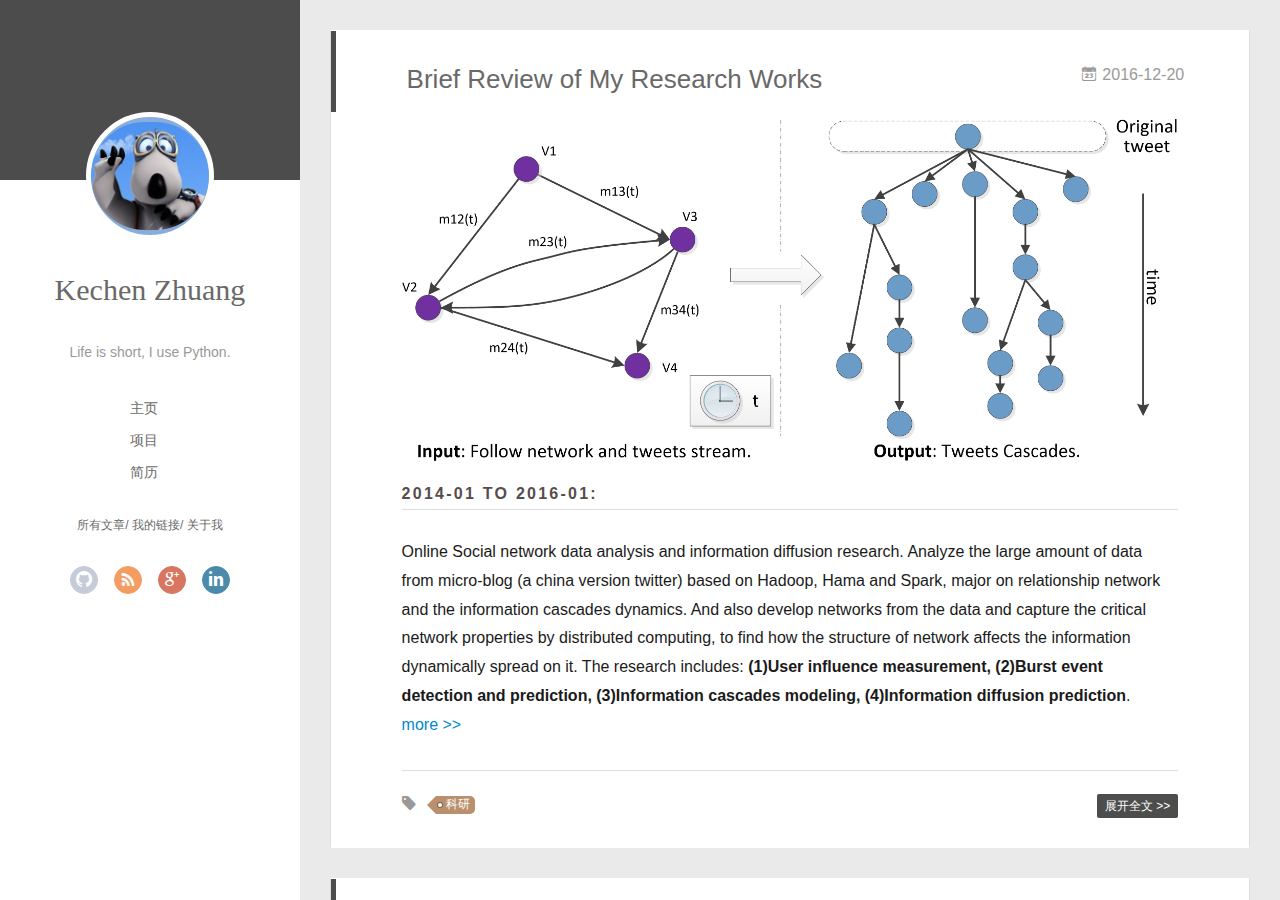
<file: index.html>
<!DOCTYPE html>
<html>
<head>
  <!-- hexo-inject:begin --><!-- hexo-inject:end --><meta charset="utf-8">
  
  <meta name="renderer" content="webkit">
  <meta http-equiv="X-UA-Compatible" content="IE=edge" >
  <link rel="dns-prefetch" href="http://zhuangkechen.github.io">
  <title>Kechen&#39;s Blog</title>
  <meta name="viewport" content="width=device-width, initial-scale=1, maximum-scale=1">
  <meta name="description" content="Computer Science PhD, Interesting in Network Science, Information Diffusion, Data Mining...">
<meta property="og:type" content="website">
<meta property="og:title" content="Kechen's Blog">
<meta property="og:url" content="http://zhuangkechen.github.io/index.html">
<meta property="og:site_name" content="Kechen's Blog">
<meta property="og:description" content="Computer Science PhD, Interesting in Network Science, Information Diffusion, Data Mining...">
<meta name="twitter:card" content="summary">
<meta name="twitter:title" content="Kechen's Blog">
<meta name="twitter:description" content="Computer Science PhD, Interesting in Network Science, Information Diffusion, Data Mining...">
  
    <link rel="alternative" href="/atom.xml" title="Kechen&#39;s Blog" type="application/atom+xml">
  
  
    <link rel="icon" href="/assets/img/Iceberg.png">
  
  <link rel="stylesheet" href="/main.css?v=4.0.0.css"><!-- hexo-inject:begin --><!-- hexo-inject:end -->
  

  

</head>

<body>
  <!-- hexo-inject:begin --><!-- hexo-inject:end --><div id="container" q-class="show:isCtnShow">
    <canvas id="anm-canvas" class="anm-canvas"></canvas>
    <div class="left-col" q-class="show:isShow">
      <div class="overlay"></div>
<div class="intrude-less">
	<header id="header" class="inner">
		<a href="/" class="profilepic">
			<img src="/assets/img/avatar.jpg" class="js-avatar">
		</a>

		<hgroup>
		  <h1 class="header-author"><a href="/">Kechen Zhuang</a></h1>
		</hgroup>

		
		<p class="header-subtitle">Life is short, I use Python.</p>
		

		<nav class="header-menu">
			<ul>
			
				<li><a href="/zhuangkechen_page">主页</a></li>
	        
				<li><a href="/midm">项目</a></li>
	        
				<li><a href="/zhuangkechen_page/cv/index.html">简历</a></li>
	        
			</ul>
		</nav>
		<nav class="header-smart-menu">
	        
    		
    			
    			<a data-idx="0" q-on="click: openSlider(e, 'innerArchive')" href="javascript:void(0)">所有文章</a>
    			
    			
            
    			
    			<a data-idx="1" q-on="click: openSlider(e, 'friends')" href="javascript:void(0)">我的链接</a>
    			
    			
            
    			
    			<a data-idx="2" q-on="click: openSlider(e, 'aboutme')" href="javascript:void(0)">关于我</a>
    			
    			
            
		</nav>
		<nav class="header-nav">
			<div class="social">
				
					<a class="github" target="_blank" href="https://github.com/zhuangkechen" title="github"><i class="icon-github"></i></a>
		        
					<a class="rss" target="_blank" href="/atom.xml" title="rss"><i class="icon-rss"></i></a>
		        
					<a class="google" target="_blank" href="https://scholar.google.com/citations?user=uqn5Sw0AAAAJ&hl=en" title="google"><i class="icon-google"></i></a>
		        
					<a class="linkedin" target="_blank" href="https://www.linkedin.com/in/zhuangkechen" title="linkedin"><i class="icon-linkedin"></i></a>
		        
			</div>
		</nav>
	</header>		
</div>

    </div>
    <div class="mid-col" q-class="show:isShow,hide:isShow|isFalse">
      <nav id="mobile-nav">
  	<div class="overlay">
  		<div class="slider-trigger"><i class="icon-sort"></i></div>
  		<h1 class="header-author js-mobile-header hide">Kechen Zhuang</h1>
  	</div>
	<div class="intrude-less">
		<header id="header" class="inner">
			<div class="profilepic">
				<img src="/assets/img/avatar.jpg" class="js-avatar">
			</div>
			<hgroup>
			  <h1 class="header-author">Kechen Zhuang</h1>
			</hgroup>
			
			<p class="header-subtitle">Life is short, I use Python.</p>
			
			<nav class="header-menu">
				<ul>
				
					<li><a href="/zhuangkechen_page">主页</a></li>
		        
					<li><a href="/midm">项目</a></li>
		        
					<li><a href="/zhuangkechen_page/cv/index.html">简历</a></li>
		        
		        
		        	<li><a href="/archives/">所有文章</a></li>
		        
				</ul>
			</nav>
			<nav class="header-nav">
				<div class="social">
					
						<a class="github" target="_blank" href="https://github.com/zhuangkechen" title="github"><i class="icon-github"></i></a>
			        
						<a class="rss" target="_blank" href="/atom.xml" title="rss"><i class="icon-rss"></i></a>
			        
						<a class="google" target="_blank" href="https://scholar.google.com/citations?user=uqn5Sw0AAAAJ&hl=en" title="google"><i class="icon-google"></i></a>
			        
						<a class="linkedin" target="_blank" href="https://www.linkedin.com/in/zhuangkechen" title="linkedin"><i class="icon-linkedin"></i></a>
			        
				</div>
			</nav>
		</header>				
	</div>
</nav>

      <div id="wrapper" class="body-wrap">
        <div class="menu-l">
          <div class="canvas-wrap">
            <canvas data-colors="#eaeaea" data-sectionHeight="100" data-contentId="js-content" id="myCanvas1" class="anm-canvas"></canvas>
          </div>
          <div id="js-content" class="content-ll">
            
  
    <article id="post-brief-summary" class="article article-type-post  article-index" itemscope itemprop="blogPost">
  <div class="article-inner">
    
      <header class="article-header">
        
  
    <h1 itemprop="name">
      <a class="article-title" href="/2016/12/20/brief-summary/">Brief Review of My Research Works</a>
    </h1>
  

        <a href="/2016/12/20/brief-summary/" class="archive-article-date">
  	<time datetime="2016-12-20T14:22:47.000Z" itemprop="datePublished"><i class="icon-calendar icon"></i>2016-12-20</time>
</a>
      </header>
    
    <div class="article-entry" itemprop="articleBody">
      
        <img src="/2016/12/20/brief-summary/cascade_build.png" alt="some of my research" title="some of my research">
<h4 id="2014-01-to-2016-01"><a href="#2014-01-to-2016-01" class="headerlink" title="2014-01 to 2016-01:"></a>2014-01 to 2016-01:</h4><p>Online Social network data analysis and information diffusion research. Analyze the large amount of data from micro-blog (a china version twitter) based on Hadoop, Hama and Spark, major on relationship network and the information cascades dynamics. And also develop networks from the data and capture the critical network properties by distributed computing, to find how the structure of network affects the information dynamically spread on it. The research includes: <strong>(1)User influence measurement, (2)Burst event detection and prediction, (3)Information cascades modeling, (4)Information diffusion prediction</strong>.<br>
        
          <a class="article-more-a" href="/2016/12/20/brief-summary/#more">more >></a>
        
      

      
    </div>
    <div class="article-info article-info-index">
      
      
	<div class="article-tag tagcloud">
		<i class="icon-price-tags"></i>
		<ul class="article-tag-list"><li class="article-tag-list-item"><a class="article-tag-list-link" href="/tags/科研/">科研</a></li></ul>
	</div>

      

      
        <p class="article-more-link">
          <a class="article-more-a" href="/2016/12/20/brief-summary/">展开全文 >></a>
        </p>
      

      
      <div class="clearfix"></div>
    </div>
  </div>
</article>








  
    <article id="post-new_start" class="article article-type-post  article-index" itemscope itemprop="blogPost">
  <div class="article-inner">
    
      <header class="article-header">
        
  
    <h1 itemprop="name">
      <a class="article-title" href="/2016/12/14/new_start/">新的开始</a>
    </h1>
  

        <a href="/2016/12/14/new_start/" class="archive-article-date">
  	<time datetime="2016-12-14T04:53:06.000Z" itemprop="datePublished"><i class="icon-calendar icon"></i>2016-12-14</time>
</a>
      </header>
    
    <div class="article-entry" itemprop="articleBody">
      
        <img src="/2016/12/14/new_start/example.jpg" alt="beautifulthing" title="beautifulthing">
<p>Nanjing is a indescribable city, with come historical old and enigmatical desolation. I never fell in love with this city, yet still live in it for last 10 years. Some said 10 years is a kind of ridge, you need to make some change. luckly, my change finally gonna coming.</p>
<h3 id="What-about-a-new-life-and-new-life-style"><a href="#What-about-a-new-life-and-new-life-style" class="headerlink" title="What about a new life and new life style"></a>What about a new life and new life style</h3><p>So I start my <a href="https://zhuangkechen.github.io">new blog</a>, and plan to get the PhD soon and leaving Nanjing to south..<br>
        
          <a class="article-more-a" href="/2016/12/14/new_start/#more">more >></a>
        
      

      
    </div>
    <div class="article-info article-info-index">
      
      
	<div class="article-tag tagcloud">
		<i class="icon-price-tags"></i>
		<ul class="article-tag-list"><li class="article-tag-list-item"><a class="article-tag-list-link" href="/tags/生活/">生活</a></li></ul>
	</div>

      

      
        <p class="article-more-link">
          <a class="article-more-a" href="/2016/12/14/new_start/">展开全文 >></a>
        </p>
      

      
      <div class="clearfix"></div>
    </div>
  </div>
</article>








  
  


          </div>
        </div>
      </div>
      <footer id="footer">
  <div class="outer">
    <div id="footer-info">
    	<div class="footer-left">
    		&copy; 2016 Kechen Zhuang
    	</div>
      	<div class="footer-right">
      		<a href="http://hexo.io/" target="_blank">Hexo</a>  Theme <a href="https://github.com/litten/hexo-theme-yilia" target="_blank">Yilia</a> by Litten
      	</div>
    </div>
  </div>
</footer>
    </div>
    <script>
	var yiliaConfig = {
		mathjax: true,
		isHome: true,
		isPost: false,
		isArchive: false,
		isTag: false,
		isCategory: false,
		open_in_new: false,
		root: "/",
		innerArchive: true
	}
</script>

<script src="/./main.js?v=4.0.0.js"></script>


<script type="text/x-mathjax-config">
MathJax.Hub.Config({
    tex2jax: {
        inlineMath: [ ['$','$'], ["\\(","\\)"]  ],
        processEscapes: true,
        skipTags: ['script', 'noscript', 'style', 'textarea', 'pre', 'code']
    }
});

MathJax.Hub.Queue(function() {
    var all = MathJax.Hub.getAllJax(), i;
    for(i=0; i < all.length; i += 1) {
        all[i].SourceElement().parentNode.className += ' has-jax';                 
    }       
});
</script>

<script src="//cdn.mathjax.org/mathjax/latest/MathJax.js?config=TeX-AMS-MML_HTMLorMML">
</script>


    
<div class="tools-col" q-class="show:isShow,hide:isShow|isFalse" q-on="click:stop(e)">
  <div class="tools-wrap">
    
    	<section class="tools-section tools-section-all" q-show="innerArchive">
        <div class="search-wrap">
          <input class="search-ipt" q-model="search" type="text" placeholder="find something…">
          <i class="icon-search icon" q-show="search|isEmptyStr"></i>
          <i class="icon-close icon" q-show="search|isNotEmptyStr" q-on="click:clearChose(e)"></i>
        </div>
        <div class="widget tagcloud search-tag">
          <p class="search-tag-wording">tag:</p>
          <label class="search-switch">
            <input type="checkbox" q-on="click:toggleTag(e)" q-attr="checked:showTags">
          </label>
          <ul class="article-tag-list" q-show="showTags">
             
              <li class="article-tag-list-item">
                <a href="javascript:void(0)">科研</a>
              </li>
             
              <li class="article-tag-list-item">
                <a href="javascript:void(0)">生活</a>
              </li>
            
            <div class="clearfix"></div>
          </ul>
        </div>
        <ul class="search-ul">
          <p q-show="jsonFail" style="padding: 20px; font-size: 12px;">
            缺失模块。<br/>1、在博客根目录（注意不是yilia根目录）执行以下命令：<br/> npm i hexo-generator-json-content --save<br/><br/>
            2、在根目录_config.yml里添加配置：
<pre style="font-size: 12px;" q-show="jsonFail">
  jsonContent:
    meta: false
    pages: false
    posts:
      title: true
      date: true
      path: true
      text: true
      raw: false
      content: false
      slug: false
      updated: false
      comments: false
      link: false
      permalink: false
      excerpt: false
      categories: false
      tags: true
</pre>
          </p>
          <li class="search-li" q-repeat="items" q-show="isShow">
            <a q-attr="href:path|urlformat" class="search-title"><i class="icon-quo-left icon"></i><span q-text="title"></span></a>
            <p class="search-time">
              <i class="icon-calendar icon"></i>
              <span q-text="date|dateformat"></span>
            </p>
            <p class="search-tag">
              <i class="icon-price-tags icon"></i>
              <span q-repeat="tags" q-on="click:choseTag(e, name)" q-text="name|tagformat"></span>
            </p>
          </li>
        </ul>
    	</section>
    

    
    	<section class="tools-section tools-section-friends" q-show="friends">
  		
        <ul class="search-ul">
          
            <li class="search-li">
              <a href="http://zhuangkechen.github.io/zhuangkechen_page/" target="_blank" class="search-title"><i class="icon-quo-left icon"></i>我的主页</a>
            </li>
          
            <li class="search-li">
              <a href="https://zhuangkechen.github.io/zhuangkechen_page/cv/index.html" target="_blank" class="search-title"><i class="icon-quo-left icon"></i>我的简历</a>
            </li>
          
            <li class="search-li">
              <a href="https://zhuangkechen.github.io/midm" target="_blank" class="search-title"><i class="icon-quo-left icon"></i>MIDM Page</a>
            </li>
          
        </ul>
  		
    	</section>
    

    
    	<section class="tools-section tools-section-me" q-show="aboutme">
  	  	
  	  		<div class="aboutme-wrap" id="js-aboutme">I am Kechen, a CS PhD student.&lt;br&gt;&lt;br&gt;Welcome to my page!&lt;br&gt;&lt;br&gt;&lt;a href=&quot;https://zhuangkechen.github.io/zhuangkechen_page/cv/index.html&quot;&gt;My Resume&lt;/a&gt;</div>
  	  	
    	</section>
    
  </div>
  
</div>
    <!-- Root element of PhotoSwipe. Must have class pswp. -->
<div class="pswp" tabindex="-1" role="dialog" aria-hidden="true">

    <!-- Background of PhotoSwipe. 
         It's a separate element as animating opacity is faster than rgba(). -->
    <div class="pswp__bg"></div>

    <!-- Slides wrapper with overflow:hidden. -->
    <div class="pswp__scroll-wrap">

        <!-- Container that holds slides. 
            PhotoSwipe keeps only 3 of them in the DOM to save memory.
            Don't modify these 3 pswp__item elements, data is added later on. -->
        <div class="pswp__container">
            <div class="pswp__item"></div>
            <div class="pswp__item"></div>
            <div class="pswp__item"></div>
        </div>

        <!-- Default (PhotoSwipeUI_Default) interface on top of sliding area. Can be changed. -->
        <div class="pswp__ui pswp__ui--hidden">

            <div class="pswp__top-bar">

                <!--  Controls are self-explanatory. Order can be changed. -->

                <div class="pswp__counter"></div>

                <button class="pswp__button pswp__button--close" title="Close (Esc)"></button>

                <button class="pswp__button pswp__button--share" style="display:none" title="Share"></button>

                <button class="pswp__button pswp__button--fs" title="Toggle fullscreen"></button>

                <button class="pswp__button pswp__button--zoom" title="Zoom in/out"></button>

                <!-- Preloader demo http://codepen.io/dimsemenov/pen/yyBWoR -->
                <!-- element will get class pswp__preloader--active when preloader is running -->
                <div class="pswp__preloader">
                    <div class="pswp__preloader__icn">
                      <div class="pswp__preloader__cut">
                        <div class="pswp__preloader__donut"></div>
                      </div>
                    </div>
                </div>
            </div>

            <div class="pswp__share-modal pswp__share-modal--hidden pswp__single-tap">
                <div class="pswp__share-tooltip"></div> 
            </div>

            <button class="pswp__button pswp__button--arrow--left" title="Previous (arrow left)">
            </button>

            <button class="pswp__button pswp__button--arrow--right" title="Next (arrow right)">
            </button>

            <div class="pswp__caption">
                <div class="pswp__caption__center"></div>
            </div>

        </div>

    </div>

</div>
  </div><!-- hexo-inject:begin --><!-- Begin: Injected MathJax -->
<script type="text/x-mathjax-config">
  MathJax.Hub.Config({"tex2jax":{"inlineMath":[["$","$"],["\\(","\\)"]],"skipTags":["script","noscript","style","textarea","pre","code"],"processEscapes":true},"TeX":{"equationNumbers":{"autoNumber":"AMS"}}});
</script>

<script type="text/x-mathjax-config">
  MathJax.Hub.Queue(function() {
    var all = MathJax.Hub.getAllJax(), i;
    for(i=0; i < all.length; i += 1) {
      all[i].SourceElement().parentNode.className += ' has-jax';
    }
  });
</script>

<script type="text/javascript" src="//cdn.mathjax.org/mathjax/latest/MathJax.js?config=TeX-AMS-MML_HTMLorMML">
</script>
<!-- End: Injected MathJax -->
<!-- hexo-inject:end -->
</body>
</html>
</file>
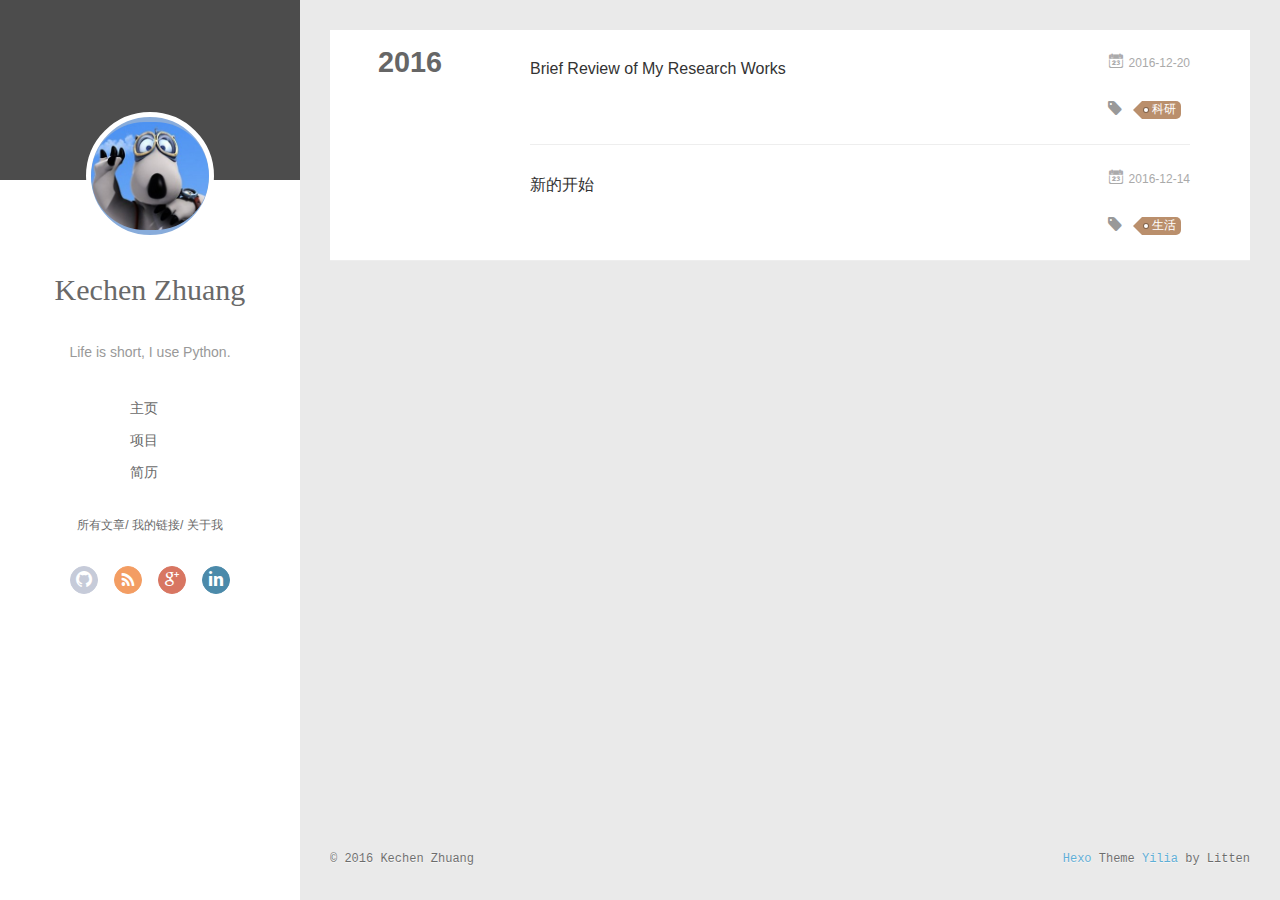
<file: archives/index.html>
<!DOCTYPE html>
<html>
<head>
  <!-- hexo-inject:begin --><!-- hexo-inject:end --><meta charset="utf-8">
  
  <meta name="renderer" content="webkit">
  <meta http-equiv="X-UA-Compatible" content="IE=edge" >
  <link rel="dns-prefetch" href="http://zhuangkechen.github.io">
  <title>Archives | Kechen&#39;s Blog</title>
  <meta name="viewport" content="width=device-width, initial-scale=1, maximum-scale=1">
  <meta name="description" content="Computer Science PhD, Interesting in Network Science, Information Diffusion, Data Mining...">
<meta property="og:type" content="website">
<meta property="og:title" content="Kechen's Blog">
<meta property="og:url" content="http://zhuangkechen.github.io/archives/index.html">
<meta property="og:site_name" content="Kechen's Blog">
<meta property="og:description" content="Computer Science PhD, Interesting in Network Science, Information Diffusion, Data Mining...">
<meta name="twitter:card" content="summary">
<meta name="twitter:title" content="Kechen's Blog">
<meta name="twitter:description" content="Computer Science PhD, Interesting in Network Science, Information Diffusion, Data Mining...">
  
    <link rel="alternative" href="/atom.xml" title="Kechen&#39;s Blog" type="application/atom+xml">
  
  
    <link rel="icon" href="/assets/img/Iceberg.png">
  
  <link rel="stylesheet" href="/main.css?v=4.0.0.css"><!-- hexo-inject:begin --><!-- hexo-inject:end -->
  

  

</head>

<body>
  <!-- hexo-inject:begin --><!-- hexo-inject:end --><div id="container" q-class="show:isCtnShow">
    <canvas id="anm-canvas" class="anm-canvas"></canvas>
    <div class="left-col" q-class="show:isShow">
      <div class="overlay"></div>
<div class="intrude-less">
	<header id="header" class="inner">
		<a href="/" class="profilepic">
			<img src="/assets/img/avatar.jpg" class="js-avatar">
		</a>

		<hgroup>
		  <h1 class="header-author"><a href="/">Kechen Zhuang</a></h1>
		</hgroup>

		
		<p class="header-subtitle">Life is short, I use Python.</p>
		

		<nav class="header-menu">
			<ul>
			
				<li><a href="/zhuangkechen_page">主页</a></li>
	        
				<li><a href="/midm">项目</a></li>
	        
				<li><a href="/zhuangkechen_page/cv/index.html">简历</a></li>
	        
			</ul>
		</nav>
		<nav class="header-smart-menu">
	        
    		
    			
    			<a data-idx="0" q-on="click: openSlider(e, 'innerArchive')" href="javascript:void(0)">所有文章</a>
    			
    			
            
    			
    			<a data-idx="1" q-on="click: openSlider(e, 'friends')" href="javascript:void(0)">我的链接</a>
    			
    			
            
    			
    			<a data-idx="2" q-on="click: openSlider(e, 'aboutme')" href="javascript:void(0)">关于我</a>
    			
    			
            
		</nav>
		<nav class="header-nav">
			<div class="social">
				
					<a class="github" target="_blank" href="https://github.com/zhuangkechen" title="github"><i class="icon-github"></i></a>
		        
					<a class="rss" target="_blank" href="/atom.xml" title="rss"><i class="icon-rss"></i></a>
		        
					<a class="google" target="_blank" href="https://scholar.google.com/citations?user=uqn5Sw0AAAAJ&hl=en" title="google"><i class="icon-google"></i></a>
		        
					<a class="linkedin" target="_blank" href="https://www.linkedin.com/in/zhuangkechen" title="linkedin"><i class="icon-linkedin"></i></a>
		        
			</div>
		</nav>
	</header>		
</div>

    </div>
    <div class="mid-col" q-class="show:isShow,hide:isShow|isFalse">
      <nav id="mobile-nav">
  	<div class="overlay">
  		<div class="slider-trigger"><i class="icon-sort"></i></div>
  		<h1 class="header-author js-mobile-header hide">Kechen Zhuang</h1>
  	</div>
	<div class="intrude-less">
		<header id="header" class="inner">
			<div class="profilepic">
				<img src="/assets/img/avatar.jpg" class="js-avatar">
			</div>
			<hgroup>
			  <h1 class="header-author">Kechen Zhuang</h1>
			</hgroup>
			
			<p class="header-subtitle">Life is short, I use Python.</p>
			
			<nav class="header-menu">
				<ul>
				
					<li><a href="/zhuangkechen_page">主页</a></li>
		        
					<li><a href="/midm">项目</a></li>
		        
					<li><a href="/zhuangkechen_page/cv/index.html">简历</a></li>
		        
		        
		        	<li><a href="/archives/">所有文章</a></li>
		        
				</ul>
			</nav>
			<nav class="header-nav">
				<div class="social">
					
						<a class="github" target="_blank" href="https://github.com/zhuangkechen" title="github"><i class="icon-github"></i></a>
			        
						<a class="rss" target="_blank" href="/atom.xml" title="rss"><i class="icon-rss"></i></a>
			        
						<a class="google" target="_blank" href="https://scholar.google.com/citations?user=uqn5Sw0AAAAJ&hl=en" title="google"><i class="icon-google"></i></a>
			        
						<a class="linkedin" target="_blank" href="https://www.linkedin.com/in/zhuangkechen" title="linkedin"><i class="icon-linkedin"></i></a>
			        
				</div>
			</nav>
		</header>				
	</div>
</nav>

      <div id="wrapper" class="body-wrap">
        <div class="menu-l">
          <div class="canvas-wrap">
            <canvas data-colors="#eaeaea" data-sectionHeight="100" data-contentId="js-content" id="myCanvas1" class="anm-canvas"></canvas>
          </div>
          <div id="js-content" class="content-ll">
            
  
  
    
    
      
      
      <section class="archives-wrap">
        <div class="archive-year-wrap">
          <a href="/archives/2016" class="archive-year">2016</a>
        </div>
        <div class="archives">
    
    <article class="archive-article archive-type-post">
  <div class="archive-article-inner">
    <header class="archive-article-header">
      	<div class="article-meta">
	      	<a href="/2016/12/20/brief-summary/" class="archive-article-date">
  	<time datetime="2016-12-20T14:22:47.000Z" itemprop="datePublished"><i class="icon-calendar icon"></i>2016-12-20</time>
</a>
        </div>
    	 
  
    <h1 itemprop="name">
      <a class="archive-article-title" href="/2016/12/20/brief-summary/">Brief Review of My Research Works</a>
    </h1>
  

        <div class="article-info info-on-right">
          
	<div class="article-tag tagcloud">
		<i class="icon-price-tags"></i>
		<ul class="article-tag-list"><li class="article-tag-list-item"><a class="article-tag-list-link" href="/tags/科研/">科研</a></li></ul>
	</div>

          

        </div>
        <div class="clearfix"></div>
    </header>
  </div>
</article>
  
    
    
    <article class="archive-article archive-type-post">
  <div class="archive-article-inner">
    <header class="archive-article-header">
      	<div class="article-meta">
	      	<a href="/2016/12/14/new_start/" class="archive-article-date">
  	<time datetime="2016-12-14T04:53:06.000Z" itemprop="datePublished"><i class="icon-calendar icon"></i>2016-12-14</time>
</a>
        </div>
    	 
  
    <h1 itemprop="name">
      <a class="archive-article-title" href="/2016/12/14/new_start/">新的开始</a>
    </h1>
  

        <div class="article-info info-on-right">
          
	<div class="article-tag tagcloud">
		<i class="icon-price-tags"></i>
		<ul class="article-tag-list"><li class="article-tag-list-item"><a class="article-tag-list-link" href="/tags/生活/">生活</a></li></ul>
	</div>

          

        </div>
        <div class="clearfix"></div>
    </header>
  </div>
</article>
  
  
    </div></section>
  

    


          </div>
        </div>
      </div>
      <footer id="footer">
  <div class="outer">
    <div id="footer-info">
    	<div class="footer-left">
    		&copy; 2016 Kechen Zhuang
    	</div>
      	<div class="footer-right">
      		<a href="http://hexo.io/" target="_blank">Hexo</a>  Theme <a href="https://github.com/litten/hexo-theme-yilia" target="_blank">Yilia</a> by Litten
      	</div>
    </div>
  </div>
</footer>
    </div>
    <script>
	var yiliaConfig = {
		mathjax: true,
		isHome: false,
		isPost: false,
		isArchive: true,
		isTag: false,
		isCategory: false,
		open_in_new: false,
		root: "/",
		innerArchive: true
	}
</script>

<script src="/./main.js?v=4.0.0.js"></script>


<script type="text/x-mathjax-config">
MathJax.Hub.Config({
    tex2jax: {
        inlineMath: [ ['$','$'], ["\\(","\\)"]  ],
        processEscapes: true,
        skipTags: ['script', 'noscript', 'style', 'textarea', 'pre', 'code']
    }
});

MathJax.Hub.Queue(function() {
    var all = MathJax.Hub.getAllJax(), i;
    for(i=0; i < all.length; i += 1) {
        all[i].SourceElement().parentNode.className += ' has-jax';                 
    }       
});
</script>

<script src="//cdn.mathjax.org/mathjax/latest/MathJax.js?config=TeX-AMS-MML_HTMLorMML">
</script>


    
<div class="tools-col" q-class="show:isShow,hide:isShow|isFalse" q-on="click:stop(e)">
  <div class="tools-wrap">
    
    	<section class="tools-section tools-section-all" q-show="innerArchive">
        <div class="search-wrap">
          <input class="search-ipt" q-model="search" type="text" placeholder="find something…">
          <i class="icon-search icon" q-show="search|isEmptyStr"></i>
          <i class="icon-close icon" q-show="search|isNotEmptyStr" q-on="click:clearChose(e)"></i>
        </div>
        <div class="widget tagcloud search-tag">
          <p class="search-tag-wording">tag:</p>
          <label class="search-switch">
            <input type="checkbox" q-on="click:toggleTag(e)" q-attr="checked:showTags">
          </label>
          <ul class="article-tag-list" q-show="showTags">
             
              <li class="article-tag-list-item">
                <a href="javascript:void(0)">科研</a>
              </li>
             
              <li class="article-tag-list-item">
                <a href="javascript:void(0)">生活</a>
              </li>
            
            <div class="clearfix"></div>
          </ul>
        </div>
        <ul class="search-ul">
          <p q-show="jsonFail" style="padding: 20px; font-size: 12px;">
            缺失模块。<br/>1、在博客根目录（注意不是yilia根目录）执行以下命令：<br/> npm i hexo-generator-json-content --save<br/><br/>
            2、在根目录_config.yml里添加配置：
<pre style="font-size: 12px;" q-show="jsonFail">
  jsonContent:
    meta: false
    pages: false
    posts:
      title: true
      date: true
      path: true
      text: true
      raw: false
      content: false
      slug: false
      updated: false
      comments: false
      link: false
      permalink: false
      excerpt: false
      categories: false
      tags: true
</pre>
          </p>
          <li class="search-li" q-repeat="items" q-show="isShow">
            <a q-attr="href:path|urlformat" class="search-title"><i class="icon-quo-left icon"></i><span q-text="title"></span></a>
            <p class="search-time">
              <i class="icon-calendar icon"></i>
              <span q-text="date|dateformat"></span>
            </p>
            <p class="search-tag">
              <i class="icon-price-tags icon"></i>
              <span q-repeat="tags" q-on="click:choseTag(e, name)" q-text="name|tagformat"></span>
            </p>
          </li>
        </ul>
    	</section>
    

    
    	<section class="tools-section tools-section-friends" q-show="friends">
  		
        <ul class="search-ul">
          
            <li class="search-li">
              <a href="http://zhuangkechen.github.io/zhuangkechen_page/" target="_blank" class="search-title"><i class="icon-quo-left icon"></i>我的主页</a>
            </li>
          
            <li class="search-li">
              <a href="https://zhuangkechen.github.io/zhuangkechen_page/cv/index.html" target="_blank" class="search-title"><i class="icon-quo-left icon"></i>我的简历</a>
            </li>
          
            <li class="search-li">
              <a href="https://zhuangkechen.github.io/midm" target="_blank" class="search-title"><i class="icon-quo-left icon"></i>MIDM Page</a>
            </li>
          
        </ul>
  		
    	</section>
    

    
    	<section class="tools-section tools-section-me" q-show="aboutme">
  	  	
  	  		<div class="aboutme-wrap" id="js-aboutme">I am Kechen, a CS PhD student.&lt;br&gt;&lt;br&gt;Welcome to my page!&lt;br&gt;&lt;br&gt;&lt;a href=&quot;https://zhuangkechen.github.io/zhuangkechen_page/cv/index.html&quot;&gt;My Resume&lt;/a&gt;</div>
  	  	
    	</section>
    
  </div>
  
</div>
    <!-- Root element of PhotoSwipe. Must have class pswp. -->
<div class="pswp" tabindex="-1" role="dialog" aria-hidden="true">

    <!-- Background of PhotoSwipe. 
         It's a separate element as animating opacity is faster than rgba(). -->
    <div class="pswp__bg"></div>

    <!-- Slides wrapper with overflow:hidden. -->
    <div class="pswp__scroll-wrap">

        <!-- Container that holds slides. 
            PhotoSwipe keeps only 3 of them in the DOM to save memory.
            Don't modify these 3 pswp__item elements, data is added later on. -->
        <div class="pswp__container">
            <div class="pswp__item"></div>
            <div class="pswp__item"></div>
            <div class="pswp__item"></div>
        </div>

        <!-- Default (PhotoSwipeUI_Default) interface on top of sliding area. Can be changed. -->
        <div class="pswp__ui pswp__ui--hidden">

            <div class="pswp__top-bar">

                <!--  Controls are self-explanatory. Order can be changed. -->

                <div class="pswp__counter"></div>

                <button class="pswp__button pswp__button--close" title="Close (Esc)"></button>

                <button class="pswp__button pswp__button--share" style="display:none" title="Share"></button>

                <button class="pswp__button pswp__button--fs" title="Toggle fullscreen"></button>

                <button class="pswp__button pswp__button--zoom" title="Zoom in/out"></button>

                <!-- Preloader demo http://codepen.io/dimsemenov/pen/yyBWoR -->
                <!-- element will get class pswp__preloader--active when preloader is running -->
                <div class="pswp__preloader">
                    <div class="pswp__preloader__icn">
                      <div class="pswp__preloader__cut">
                        <div class="pswp__preloader__donut"></div>
                      </div>
                    </div>
                </div>
            </div>

            <div class="pswp__share-modal pswp__share-modal--hidden pswp__single-tap">
                <div class="pswp__share-tooltip"></div> 
            </div>

            <button class="pswp__button pswp__button--arrow--left" title="Previous (arrow left)">
            </button>

            <button class="pswp__button pswp__button--arrow--right" title="Next (arrow right)">
            </button>

            <div class="pswp__caption">
                <div class="pswp__caption__center"></div>
            </div>

        </div>

    </div>

</div>
  </div><!-- hexo-inject:begin --><!-- Begin: Injected MathJax -->
<script type="text/x-mathjax-config">
  MathJax.Hub.Config({"tex2jax":{"inlineMath":[["$","$"],["\\(","\\)"]],"skipTags":["script","noscript","style","textarea","pre","code"],"processEscapes":true},"TeX":{"equationNumbers":{"autoNumber":"AMS"}}});
</script>

<script type="text/x-mathjax-config">
  MathJax.Hub.Queue(function() {
    var all = MathJax.Hub.getAllJax(), i;
    for(i=0; i < all.length; i += 1) {
      all[i].SourceElement().parentNode.className += ' has-jax';
    }
  });
</script>

<script type="text/javascript" src="//cdn.mathjax.org/mathjax/latest/MathJax.js?config=TeX-AMS-MML_HTMLorMML">
</script>
<!-- End: Injected MathJax -->
<!-- hexo-inject:end -->
</body>
</html>
</file>
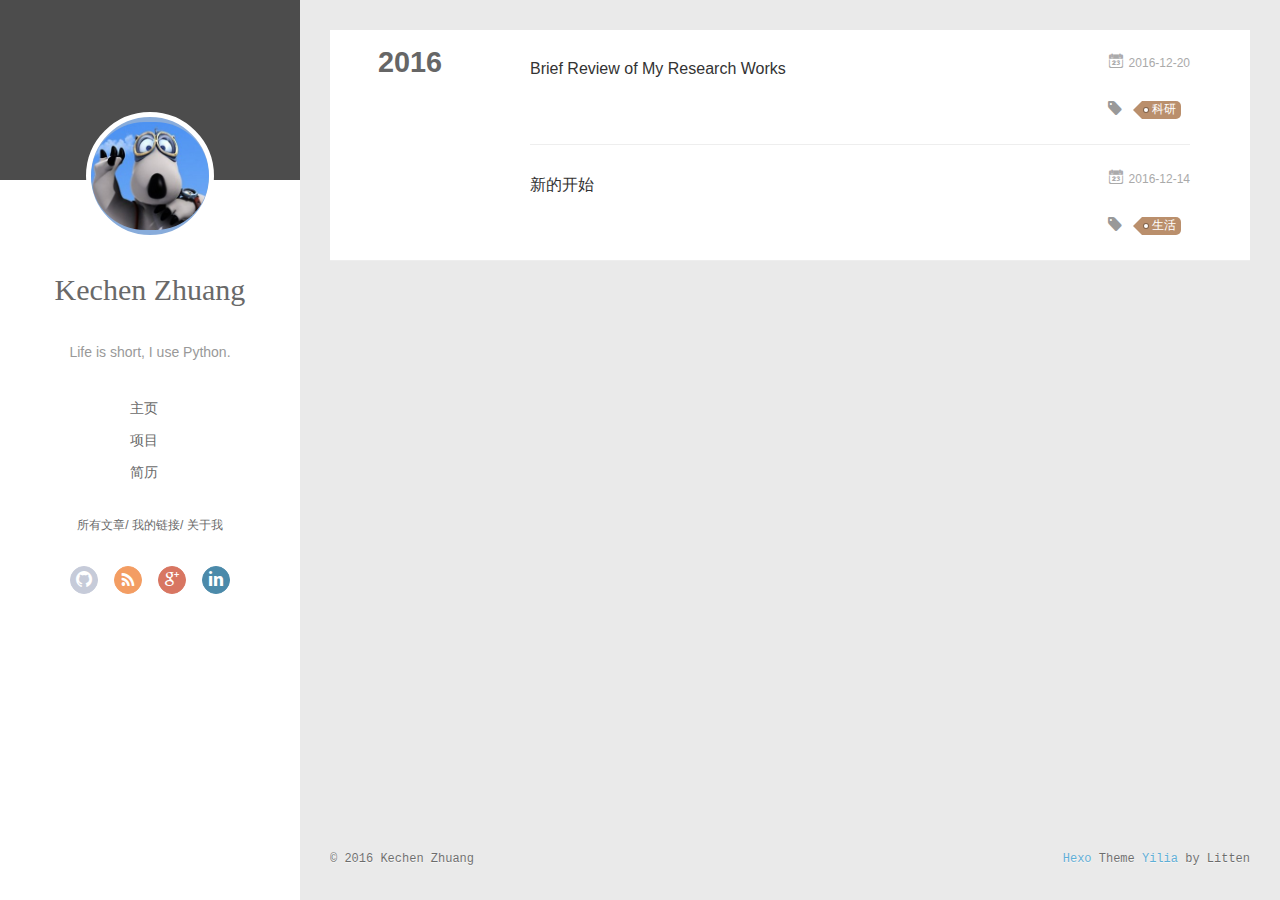
<file: archives/2016/index.html>
<!DOCTYPE html>
<html>
<head>
  <!-- hexo-inject:begin --><!-- hexo-inject:end --><meta charset="utf-8">
  
  <meta name="renderer" content="webkit">
  <meta http-equiv="X-UA-Compatible" content="IE=edge" >
  <link rel="dns-prefetch" href="http://zhuangkechen.github.io">
  <title>Archives: 2016 | Kechen&#39;s Blog</title>
  <meta name="viewport" content="width=device-width, initial-scale=1, maximum-scale=1">
  <meta name="description" content="Computer Science PhD, Interesting in Network Science, Information Diffusion, Data Mining...">
<meta property="og:type" content="website">
<meta property="og:title" content="Kechen's Blog">
<meta property="og:url" content="http://zhuangkechen.github.io/archives/2016/index.html">
<meta property="og:site_name" content="Kechen's Blog">
<meta property="og:description" content="Computer Science PhD, Interesting in Network Science, Information Diffusion, Data Mining...">
<meta name="twitter:card" content="summary">
<meta name="twitter:title" content="Kechen's Blog">
<meta name="twitter:description" content="Computer Science PhD, Interesting in Network Science, Information Diffusion, Data Mining...">
  
    <link rel="alternative" href="/atom.xml" title="Kechen&#39;s Blog" type="application/atom+xml">
  
  
    <link rel="icon" href="/assets/img/Iceberg.png">
  
  <link rel="stylesheet" href="/main.css?v=4.0.0.css"><!-- hexo-inject:begin --><!-- hexo-inject:end -->
  

  

</head>

<body>
  <!-- hexo-inject:begin --><!-- hexo-inject:end --><div id="container" q-class="show:isCtnShow">
    <canvas id="anm-canvas" class="anm-canvas"></canvas>
    <div class="left-col" q-class="show:isShow">
      <div class="overlay"></div>
<div class="intrude-less">
	<header id="header" class="inner">
		<a href="/" class="profilepic">
			<img src="/assets/img/avatar.jpg" class="js-avatar">
		</a>

		<hgroup>
		  <h1 class="header-author"><a href="/">Kechen Zhuang</a></h1>
		</hgroup>

		
		<p class="header-subtitle">Life is short, I use Python.</p>
		

		<nav class="header-menu">
			<ul>
			
				<li><a href="/zhuangkechen_page">主页</a></li>
	        
				<li><a href="/midm">项目</a></li>
	        
				<li><a href="/zhuangkechen_page/cv/index.html">简历</a></li>
	        
			</ul>
		</nav>
		<nav class="header-smart-menu">
	        
    		
    			
    			<a data-idx="0" q-on="click: openSlider(e, 'innerArchive')" href="javascript:void(0)">所有文章</a>
    			
    			
            
    			
    			<a data-idx="1" q-on="click: openSlider(e, 'friends')" href="javascript:void(0)">我的链接</a>
    			
    			
            
    			
    			<a data-idx="2" q-on="click: openSlider(e, 'aboutme')" href="javascript:void(0)">关于我</a>
    			
    			
            
		</nav>
		<nav class="header-nav">
			<div class="social">
				
					<a class="github" target="_blank" href="https://github.com/zhuangkechen" title="github"><i class="icon-github"></i></a>
		        
					<a class="rss" target="_blank" href="/atom.xml" title="rss"><i class="icon-rss"></i></a>
		        
					<a class="google" target="_blank" href="https://scholar.google.com/citations?user=uqn5Sw0AAAAJ&hl=en" title="google"><i class="icon-google"></i></a>
		        
					<a class="linkedin" target="_blank" href="https://www.linkedin.com/in/zhuangkechen" title="linkedin"><i class="icon-linkedin"></i></a>
		        
			</div>
		</nav>
	</header>		
</div>

    </div>
    <div class="mid-col" q-class="show:isShow,hide:isShow|isFalse">
      <nav id="mobile-nav">
  	<div class="overlay">
  		<div class="slider-trigger"><i class="icon-sort"></i></div>
  		<h1 class="header-author js-mobile-header hide">Kechen Zhuang</h1>
  	</div>
	<div class="intrude-less">
		<header id="header" class="inner">
			<div class="profilepic">
				<img src="/assets/img/avatar.jpg" class="js-avatar">
			</div>
			<hgroup>
			  <h1 class="header-author">Kechen Zhuang</h1>
			</hgroup>
			
			<p class="header-subtitle">Life is short, I use Python.</p>
			
			<nav class="header-menu">
				<ul>
				
					<li><a href="/zhuangkechen_page">主页</a></li>
		        
					<li><a href="/midm">项目</a></li>
		        
					<li><a href="/zhuangkechen_page/cv/index.html">简历</a></li>
		        
		        
		        	<li><a href="/archives/">所有文章</a></li>
		        
				</ul>
			</nav>
			<nav class="header-nav">
				<div class="social">
					
						<a class="github" target="_blank" href="https://github.com/zhuangkechen" title="github"><i class="icon-github"></i></a>
			        
						<a class="rss" target="_blank" href="/atom.xml" title="rss"><i class="icon-rss"></i></a>
			        
						<a class="google" target="_blank" href="https://scholar.google.com/citations?user=uqn5Sw0AAAAJ&hl=en" title="google"><i class="icon-google"></i></a>
			        
						<a class="linkedin" target="_blank" href="https://www.linkedin.com/in/zhuangkechen" title="linkedin"><i class="icon-linkedin"></i></a>
			        
				</div>
			</nav>
		</header>				
	</div>
</nav>

      <div id="wrapper" class="body-wrap">
        <div class="menu-l">
          <div class="canvas-wrap">
            <canvas data-colors="#eaeaea" data-sectionHeight="100" data-contentId="js-content" id="myCanvas1" class="anm-canvas"></canvas>
          </div>
          <div id="js-content" class="content-ll">
            
  
  
    
    
      
      
      <section class="archives-wrap">
        <div class="archive-year-wrap">
          <a href="/archives/2016" class="archive-year">2016</a>
        </div>
        <div class="archives">
    
    <article class="archive-article archive-type-post">
  <div class="archive-article-inner">
    <header class="archive-article-header">
      	<div class="article-meta">
	      	<a href="/2016/12/20/brief-summary/" class="archive-article-date">
  	<time datetime="2016-12-20T14:22:47.000Z" itemprop="datePublished"><i class="icon-calendar icon"></i>2016-12-20</time>
</a>
        </div>
    	 
  
    <h1 itemprop="name">
      <a class="archive-article-title" href="/2016/12/20/brief-summary/">Brief Review of My Research Works</a>
    </h1>
  

        <div class="article-info info-on-right">
          
	<div class="article-tag tagcloud">
		<i class="icon-price-tags"></i>
		<ul class="article-tag-list"><li class="article-tag-list-item"><a class="article-tag-list-link" href="/tags/科研/">科研</a></li></ul>
	</div>

          

        </div>
        <div class="clearfix"></div>
    </header>
  </div>
</article>
  
    
    
    <article class="archive-article archive-type-post">
  <div class="archive-article-inner">
    <header class="archive-article-header">
      	<div class="article-meta">
	      	<a href="/2016/12/14/new_start/" class="archive-article-date">
  	<time datetime="2016-12-14T04:53:06.000Z" itemprop="datePublished"><i class="icon-calendar icon"></i>2016-12-14</time>
</a>
        </div>
    	 
  
    <h1 itemprop="name">
      <a class="archive-article-title" href="/2016/12/14/new_start/">新的开始</a>
    </h1>
  

        <div class="article-info info-on-right">
          
	<div class="article-tag tagcloud">
		<i class="icon-price-tags"></i>
		<ul class="article-tag-list"><li class="article-tag-list-item"><a class="article-tag-list-link" href="/tags/生活/">生活</a></li></ul>
	</div>

          

        </div>
        <div class="clearfix"></div>
    </header>
  </div>
</article>
  
  
    </div></section>
  

    


          </div>
        </div>
      </div>
      <footer id="footer">
  <div class="outer">
    <div id="footer-info">
    	<div class="footer-left">
    		&copy; 2016 Kechen Zhuang
    	</div>
      	<div class="footer-right">
      		<a href="http://hexo.io/" target="_blank">Hexo</a>  Theme <a href="https://github.com/litten/hexo-theme-yilia" target="_blank">Yilia</a> by Litten
      	</div>
    </div>
  </div>
</footer>
    </div>
    <script>
	var yiliaConfig = {
		mathjax: true,
		isHome: false,
		isPost: false,
		isArchive: true,
		isTag: false,
		isCategory: false,
		open_in_new: false,
		root: "/",
		innerArchive: true
	}
</script>

<script src="/./main.js?v=4.0.0.js"></script>


<script type="text/x-mathjax-config">
MathJax.Hub.Config({
    tex2jax: {
        inlineMath: [ ['$','$'], ["\\(","\\)"]  ],
        processEscapes: true,
        skipTags: ['script', 'noscript', 'style', 'textarea', 'pre', 'code']
    }
});

MathJax.Hub.Queue(function() {
    var all = MathJax.Hub.getAllJax(), i;
    for(i=0; i < all.length; i += 1) {
        all[i].SourceElement().parentNode.className += ' has-jax';                 
    }       
});
</script>

<script src="//cdn.mathjax.org/mathjax/latest/MathJax.js?config=TeX-AMS-MML_HTMLorMML">
</script>


    
<div class="tools-col" q-class="show:isShow,hide:isShow|isFalse" q-on="click:stop(e)">
  <div class="tools-wrap">
    
    	<section class="tools-section tools-section-all" q-show="innerArchive">
        <div class="search-wrap">
          <input class="search-ipt" q-model="search" type="text" placeholder="find something…">
          <i class="icon-search icon" q-show="search|isEmptyStr"></i>
          <i class="icon-close icon" q-show="search|isNotEmptyStr" q-on="click:clearChose(e)"></i>
        </div>
        <div class="widget tagcloud search-tag">
          <p class="search-tag-wording">tag:</p>
          <label class="search-switch">
            <input type="checkbox" q-on="click:toggleTag(e)" q-attr="checked:showTags">
          </label>
          <ul class="article-tag-list" q-show="showTags">
             
              <li class="article-tag-list-item">
                <a href="javascript:void(0)">科研</a>
              </li>
             
              <li class="article-tag-list-item">
                <a href="javascript:void(0)">生活</a>
              </li>
            
            <div class="clearfix"></div>
          </ul>
        </div>
        <ul class="search-ul">
          <p q-show="jsonFail" style="padding: 20px; font-size: 12px;">
            缺失模块。<br/>1、在博客根目录（注意不是yilia根目录）执行以下命令：<br/> npm i hexo-generator-json-content --save<br/><br/>
            2、在根目录_config.yml里添加配置：
<pre style="font-size: 12px;" q-show="jsonFail">
  jsonContent:
    meta: false
    pages: false
    posts:
      title: true
      date: true
      path: true
      text: true
      raw: false
      content: false
      slug: false
      updated: false
      comments: false
      link: false
      permalink: false
      excerpt: false
      categories: false
      tags: true
</pre>
          </p>
          <li class="search-li" q-repeat="items" q-show="isShow">
            <a q-attr="href:path|urlformat" class="search-title"><i class="icon-quo-left icon"></i><span q-text="title"></span></a>
            <p class="search-time">
              <i class="icon-calendar icon"></i>
              <span q-text="date|dateformat"></span>
            </p>
            <p class="search-tag">
              <i class="icon-price-tags icon"></i>
              <span q-repeat="tags" q-on="click:choseTag(e, name)" q-text="name|tagformat"></span>
            </p>
          </li>
        </ul>
    	</section>
    

    
    	<section class="tools-section tools-section-friends" q-show="friends">
  		
        <ul class="search-ul">
          
            <li class="search-li">
              <a href="http://zhuangkechen.github.io/zhuangkechen_page/" target="_blank" class="search-title"><i class="icon-quo-left icon"></i>我的主页</a>
            </li>
          
            <li class="search-li">
              <a href="https://zhuangkechen.github.io/zhuangkechen_page/cv/index.html" target="_blank" class="search-title"><i class="icon-quo-left icon"></i>我的简历</a>
            </li>
          
            <li class="search-li">
              <a href="https://zhuangkechen.github.io/midm" target="_blank" class="search-title"><i class="icon-quo-left icon"></i>MIDM Page</a>
            </li>
          
        </ul>
  		
    	</section>
    

    
    	<section class="tools-section tools-section-me" q-show="aboutme">
  	  	
  	  		<div class="aboutme-wrap" id="js-aboutme">I am Kechen, a CS PhD student.&lt;br&gt;&lt;br&gt;Welcome to my page!&lt;br&gt;&lt;br&gt;&lt;a href=&quot;https://zhuangkechen.github.io/zhuangkechen_page/cv/index.html&quot;&gt;My Resume&lt;/a&gt;</div>
  	  	
    	</section>
    
  </div>
  
</div>
    <!-- Root element of PhotoSwipe. Must have class pswp. -->
<div class="pswp" tabindex="-1" role="dialog" aria-hidden="true">

    <!-- Background of PhotoSwipe. 
         It's a separate element as animating opacity is faster than rgba(). -->
    <div class="pswp__bg"></div>

    <!-- Slides wrapper with overflow:hidden. -->
    <div class="pswp__scroll-wrap">

        <!-- Container that holds slides. 
            PhotoSwipe keeps only 3 of them in the DOM to save memory.
            Don't modify these 3 pswp__item elements, data is added later on. -->
        <div class="pswp__container">
            <div class="pswp__item"></div>
            <div class="pswp__item"></div>
            <div class="pswp__item"></div>
        </div>

        <!-- Default (PhotoSwipeUI_Default) interface on top of sliding area. Can be changed. -->
        <div class="pswp__ui pswp__ui--hidden">

            <div class="pswp__top-bar">

                <!--  Controls are self-explanatory. Order can be changed. -->

                <div class="pswp__counter"></div>

                <button class="pswp__button pswp__button--close" title="Close (Esc)"></button>

                <button class="pswp__button pswp__button--share" style="display:none" title="Share"></button>

                <button class="pswp__button pswp__button--fs" title="Toggle fullscreen"></button>

                <button class="pswp__button pswp__button--zoom" title="Zoom in/out"></button>

                <!-- Preloader demo http://codepen.io/dimsemenov/pen/yyBWoR -->
                <!-- element will get class pswp__preloader--active when preloader is running -->
                <div class="pswp__preloader">
                    <div class="pswp__preloader__icn">
                      <div class="pswp__preloader__cut">
                        <div class="pswp__preloader__donut"></div>
                      </div>
                    </div>
                </div>
            </div>

            <div class="pswp__share-modal pswp__share-modal--hidden pswp__single-tap">
                <div class="pswp__share-tooltip"></div> 
            </div>

            <button class="pswp__button pswp__button--arrow--left" title="Previous (arrow left)">
            </button>

            <button class="pswp__button pswp__button--arrow--right" title="Next (arrow right)">
            </button>

            <div class="pswp__caption">
                <div class="pswp__caption__center"></div>
            </div>

        </div>

    </div>

</div>
  </div><!-- hexo-inject:begin --><!-- Begin: Injected MathJax -->
<script type="text/x-mathjax-config">
  MathJax.Hub.Config({"tex2jax":{"inlineMath":[["$","$"],["\\(","\\)"]],"skipTags":["script","noscript","style","textarea","pre","code"],"processEscapes":true},"TeX":{"equationNumbers":{"autoNumber":"AMS"}}});
</script>

<script type="text/x-mathjax-config">
  MathJax.Hub.Queue(function() {
    var all = MathJax.Hub.getAllJax(), i;
    for(i=0; i < all.length; i += 1) {
      all[i].SourceElement().parentNode.className += ' has-jax';
    }
  });
</script>

<script type="text/javascript" src="//cdn.mathjax.org/mathjax/latest/MathJax.js?config=TeX-AMS-MML_HTMLorMML">
</script>
<!-- End: Injected MathJax -->
<!-- hexo-inject:end -->
</body>
</html>
</file>
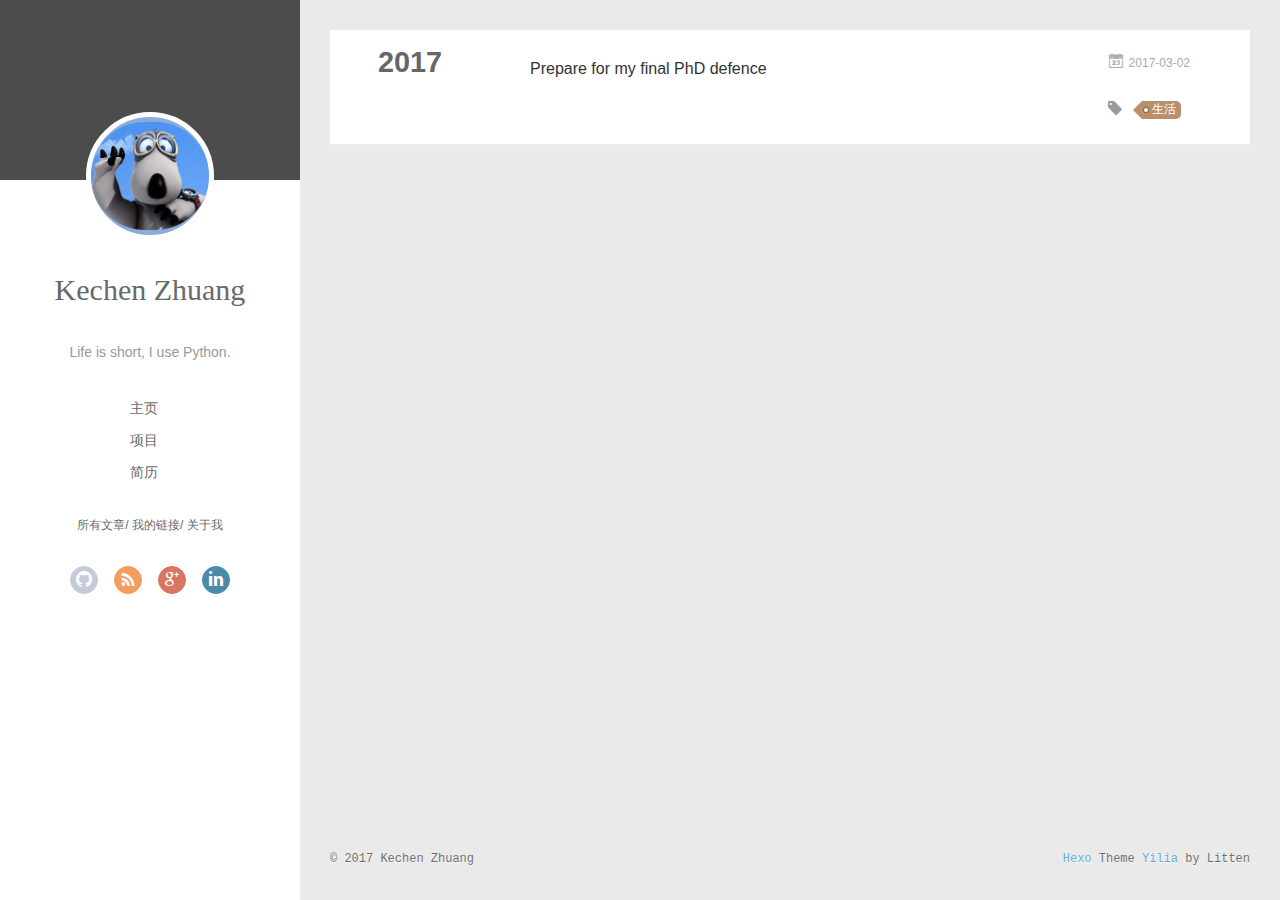
<file: archives/2017/index.html>
<!DOCTYPE html>
<html>
<head>
  <!-- hexo-inject:begin --><!-- hexo-inject:end --><meta charset="utf-8">
  
  <meta name="renderer" content="webkit">
  <meta http-equiv="X-UA-Compatible" content="IE=edge" >
  <link rel="dns-prefetch" href="http://zhuangkechen.github.io">
  <title>Archives: 2017 | Kechen&#39;s Blog</title>
  <meta name="viewport" content="width=device-width, initial-scale=1, maximum-scale=1">
  <meta name="description" content="Computer Science PhD, Interesting in Network Science, Information Diffusion, Data Mining...">
<meta property="og:type" content="website">
<meta property="og:title" content="Kechen's Blog">
<meta property="og:url" content="http://zhuangkechen.github.io/archives/2017/index.html">
<meta property="og:site_name" content="Kechen's Blog">
<meta property="og:description" content="Computer Science PhD, Interesting in Network Science, Information Diffusion, Data Mining...">
<meta name="twitter:card" content="summary">
<meta name="twitter:title" content="Kechen's Blog">
<meta name="twitter:description" content="Computer Science PhD, Interesting in Network Science, Information Diffusion, Data Mining...">
  
    <link rel="alternative" href="/atom.xml" title="Kechen&#39;s Blog" type="application/atom+xml">
  
  
    <link rel="icon" href="/assets/img/Iceberg.png">
  
  <link rel="stylesheet" href="/main.css?v=4.0.0.css"><!-- hexo-inject:begin --><!-- hexo-inject:end -->
  

  

</head>

<body>
  <!-- hexo-inject:begin --><!-- hexo-inject:end --><div id="container" q-class="show:isCtnShow">
    <canvas id="anm-canvas" class="anm-canvas"></canvas>
    <div class="left-col" q-class="show:isShow">
      <div class="overlay"></div>
<div class="intrude-less">
	<header id="header" class="inner">
		<a href="/" class="profilepic">
			<img src="/assets/img/avatar.jpg" class="js-avatar">
		</a>

		<hgroup>
		  <h1 class="header-author"><a href="/">Kechen Zhuang</a></h1>
		</hgroup>

		
		<p class="header-subtitle">Life is short, I use Python.</p>
		

		<nav class="header-menu">
			<ul>
			
				<li><a href="/zhuangkechen_page">主页</a></li>
	        
				<li><a href="/midm">项目</a></li>
	        
				<li><a href="/zhuangkechen_page/cv/index.html">简历</a></li>
	        
			</ul>
		</nav>
		<nav class="header-smart-menu">
	        
    		
    			
    			<a data-idx="0" q-on="click: openSlider(e, 'innerArchive')" href="javascript:void(0)">所有文章</a>
    			
    			
            
    			
    			<a data-idx="1" q-on="click: openSlider(e, 'friends')" href="javascript:void(0)">我的链接</a>
    			
    			
            
    			
    			<a data-idx="2" q-on="click: openSlider(e, 'aboutme')" href="javascript:void(0)">关于我</a>
    			
    			
            
		</nav>
		<nav class="header-nav">
			<div class="social">
				
					<a class="github" target="_blank" href="https://github.com/zhuangkechen" title="github"><i class="icon-github"></i></a>
		        
					<a class="rss" target="_blank" href="/atom.xml" title="rss"><i class="icon-rss"></i></a>
		        
					<a class="google" target="_blank" href="https://scholar.google.com/citations?user=uqn5Sw0AAAAJ&hl=en" title="google"><i class="icon-google"></i></a>
		        
					<a class="linkedin" target="_blank" href="https://www.linkedin.com/in/zhuangkechen" title="linkedin"><i class="icon-linkedin"></i></a>
		        
			</div>
		</nav>
	</header>		
</div>

    </div>
    <div class="mid-col" q-class="show:isShow,hide:isShow|isFalse">
      <nav id="mobile-nav">
  	<div class="overlay">
  		<div class="slider-trigger"><i class="icon-sort"></i></div>
  		<h1 class="header-author js-mobile-header hide">Kechen Zhuang</h1>
  	</div>
	<div class="intrude-less">
		<header id="header" class="inner">
			<div class="profilepic">
				<img src="/assets/img/avatar.jpg" class="js-avatar">
			</div>
			<hgroup>
			  <h1 class="header-author">Kechen Zhuang</h1>
			</hgroup>
			
			<p class="header-subtitle">Life is short, I use Python.</p>
			
			<nav class="header-menu">
				<ul>
				
					<li><a href="/zhuangkechen_page">主页</a></li>
		        
					<li><a href="/midm">项目</a></li>
		        
					<li><a href="/zhuangkechen_page/cv/index.html">简历</a></li>
		        
		        
		        	<li><a href="/archives/">所有文章</a></li>
		        
				</ul>
			</nav>
			<nav class="header-nav">
				<div class="social">
					
						<a class="github" target="_blank" href="https://github.com/zhuangkechen" title="github"><i class="icon-github"></i></a>
			        
						<a class="rss" target="_blank" href="/atom.xml" title="rss"><i class="icon-rss"></i></a>
			        
						<a class="google" target="_blank" href="https://scholar.google.com/citations?user=uqn5Sw0AAAAJ&hl=en" title="google"><i class="icon-google"></i></a>
			        
						<a class="linkedin" target="_blank" href="https://www.linkedin.com/in/zhuangkechen" title="linkedin"><i class="icon-linkedin"></i></a>
			        
				</div>
			</nav>
		</header>				
	</div>
</nav>

      <div id="wrapper" class="body-wrap">
        <div class="menu-l">
          <div class="canvas-wrap">
            <canvas data-colors="#eaeaea" data-sectionHeight="100" data-contentId="js-content" id="myCanvas1" class="anm-canvas"></canvas>
          </div>
          <div id="js-content" class="content-ll">
            
  
  
    
    
      
      
      <section class="archives-wrap">
        <div class="archive-year-wrap">
          <a href="/archives/2017" class="archive-year">2017</a>
        </div>
        <div class="archives">
    
    <article class="archive-article archive-type-post">
  <div class="archive-article-inner">
    <header class="archive-article-header">
      	<div class="article-meta">
	      	<a href="/2017/03/02/phd-defence/" class="archive-article-date">
  	<time datetime="2017-03-02T14:22:47.000Z" itemprop="datePublished"><i class="icon-calendar icon"></i>2017-03-02</time>
</a>
        </div>
    	 
  
    <h1 itemprop="name">
      <a class="archive-article-title" href="/2017/03/02/phd-defence/">Prepare for my final PhD defence</a>
    </h1>
  

        <div class="article-info info-on-right">
          
	<div class="article-tag tagcloud">
		<i class="icon-price-tags"></i>
		<ul class="article-tag-list"><li class="article-tag-list-item"><a class="article-tag-list-link" href="/tags/生活/">生活</a></li></ul>
	</div>

          

        </div>
        <div class="clearfix"></div>
    </header>
  </div>
</article>
  
  
    </div></section>
  

    


          </div>
        </div>
      </div>
      <footer id="footer">
  <div class="outer">
    <div id="footer-info">
    	<div class="footer-left">
    		&copy; 2017 Kechen Zhuang
    	</div>
      	<div class="footer-right">
      		<a href="http://hexo.io/" target="_blank">Hexo</a>  Theme <a href="https://github.com/litten/hexo-theme-yilia" target="_blank">Yilia</a> by Litten
      	</div>
    </div>
  </div>
</footer>
    </div>
    <script>
	var yiliaConfig = {
		mathjax: true,
		isHome: false,
		isPost: false,
		isArchive: true,
		isTag: false,
		isCategory: false,
		open_in_new: false,
		root: "/",
		innerArchive: true
	}
</script>

<script src="/./main.js?v=4.0.0.js"></script>


<script type="text/x-mathjax-config">
MathJax.Hub.Config({
    tex2jax: {
        inlineMath: [ ['$','$'], ["\\(","\\)"]  ],
        processEscapes: true,
        skipTags: ['script', 'noscript', 'style', 'textarea', 'pre', 'code']
    }
});

MathJax.Hub.Queue(function() {
    var all = MathJax.Hub.getAllJax(), i;
    for(i=0; i < all.length; i += 1) {
        all[i].SourceElement().parentNode.className += ' has-jax';                 
    }       
});
</script>

<script src="//cdn.mathjax.org/mathjax/latest/MathJax.js?config=TeX-AMS-MML_HTMLorMML">
</script>


    
<div class="tools-col" q-class="show:isShow,hide:isShow|isFalse" q-on="click:stop(e)">
  <div class="tools-wrap">
    
    	<section class="tools-section tools-section-all" q-show="innerArchive">
        <div class="search-wrap">
          <input class="search-ipt" q-model="search" type="text" placeholder="find something…">
          <i class="icon-search icon" q-show="search|isEmptyStr"></i>
          <i class="icon-close icon" q-show="search|isNotEmptyStr" q-on="click:clearChose(e)"></i>
        </div>
        <div class="widget tagcloud search-tag">
          <p class="search-tag-wording">tag:</p>
          <label class="search-switch">
            <input type="checkbox" q-on="click:toggleTag(e)" q-attr="checked:showTags">
          </label>
          <ul class="article-tag-list" q-show="showTags">
             
              <li class="article-tag-list-item">
                <a href="javascript:void(0)">科研</a>
              </li>
             
              <li class="article-tag-list-item">
                <a href="javascript:void(0)">生活</a>
              </li>
            
            <div class="clearfix"></div>
          </ul>
        </div>
        <ul class="search-ul">
          <p q-show="jsonFail" style="padding: 20px; font-size: 12px;">
            缺失模块。<br/>1、在博客根目录（注意不是yilia根目录）执行以下命令：<br/> npm i hexo-generator-json-content --save<br/><br/>
            2、在根目录_config.yml里添加配置：
<pre style="font-size: 12px;" q-show="jsonFail">
  jsonContent:
    meta: false
    pages: false
    posts:
      title: true
      date: true
      path: true
      text: true
      raw: false
      content: false
      slug: false
      updated: false
      comments: false
      link: false
      permalink: false
      excerpt: false
      categories: false
      tags: true
</pre>
          </p>
          <li class="search-li" q-repeat="items" q-show="isShow">
            <a q-attr="href:path|urlformat" class="search-title"><i class="icon-quo-left icon"></i><span q-text="title"></span></a>
            <p class="search-time">
              <i class="icon-calendar icon"></i>
              <span q-text="date|dateformat"></span>
            </p>
            <p class="search-tag">
              <i class="icon-price-tags icon"></i>
              <span q-repeat="tags" q-on="click:choseTag(e, name)" q-text="name|tagformat"></span>
            </p>
          </li>
        </ul>
    	</section>
    

    
    	<section class="tools-section tools-section-friends" q-show="friends">
  		
        <ul class="search-ul">
          
            <li class="search-li">
              <a href="http://zhuangkechen.github.io/zhuangkechen_page/" target="_blank" class="search-title"><i class="icon-quo-left icon"></i>我的主页</a>
            </li>
          
            <li class="search-li">
              <a href="https://zhuangkechen.github.io/zhuangkechen_page/cv/index.html" target="_blank" class="search-title"><i class="icon-quo-left icon"></i>我的简历</a>
            </li>
          
            <li class="search-li">
              <a href="https://zhuangkechen.github.io/midm" target="_blank" class="search-title"><i class="icon-quo-left icon"></i>MIDM Page</a>
            </li>
          
        </ul>
  		
    	</section>
    

    
    	<section class="tools-section tools-section-me" q-show="aboutme">
  	  	
  	  		<div class="aboutme-wrap" id="js-aboutme">I am Kechen, a CS PhD student.&lt;br&gt;&lt;br&gt;Welcome to my page!&lt;br&gt;&lt;br&gt;&lt;a href=&quot;https://zhuangkechen.github.io/zhuangkechen_page/cv/index.html&quot;&gt;My Resume&lt;/a&gt;</div>
  	  	
    	</section>
    
  </div>
  
</div>
    <!-- Root element of PhotoSwipe. Must have class pswp. -->
<div class="pswp" tabindex="-1" role="dialog" aria-hidden="true">

    <!-- Background of PhotoSwipe. 
         It's a separate element as animating opacity is faster than rgba(). -->
    <div class="pswp__bg"></div>

    <!-- Slides wrapper with overflow:hidden. -->
    <div class="pswp__scroll-wrap">

        <!-- Container that holds slides. 
            PhotoSwipe keeps only 3 of them in the DOM to save memory.
            Don't modify these 3 pswp__item elements, data is added later on. -->
        <div class="pswp__container">
            <div class="pswp__item"></div>
            <div class="pswp__item"></div>
            <div class="pswp__item"></div>
        </div>

        <!-- Default (PhotoSwipeUI_Default) interface on top of sliding area. Can be changed. -->
        <div class="pswp__ui pswp__ui--hidden">

            <div class="pswp__top-bar">

                <!--  Controls are self-explanatory. Order can be changed. -->

                <div class="pswp__counter"></div>

                <button class="pswp__button pswp__button--close" title="Close (Esc)"></button>

                <button class="pswp__button pswp__button--share" style="display:none" title="Share"></button>

                <button class="pswp__button pswp__button--fs" title="Toggle fullscreen"></button>

                <button class="pswp__button pswp__button--zoom" title="Zoom in/out"></button>

                <!-- Preloader demo http://codepen.io/dimsemenov/pen/yyBWoR -->
                <!-- element will get class pswp__preloader--active when preloader is running -->
                <div class="pswp__preloader">
                    <div class="pswp__preloader__icn">
                      <div class="pswp__preloader__cut">
                        <div class="pswp__preloader__donut"></div>
                      </div>
                    </div>
                </div>
            </div>

            <div class="pswp__share-modal pswp__share-modal--hidden pswp__single-tap">
                <div class="pswp__share-tooltip"></div> 
            </div>

            <button class="pswp__button pswp__button--arrow--left" title="Previous (arrow left)">
            </button>

            <button class="pswp__button pswp__button--arrow--right" title="Next (arrow right)">
            </button>

            <div class="pswp__caption">
                <div class="pswp__caption__center"></div>
            </div>

        </div>

    </div>

</div>
  </div><!-- hexo-inject:begin --><!-- Begin: Injected MathJax -->
<script type="text/x-mathjax-config">
  MathJax.Hub.Config({"tex2jax":{"inlineMath":[["$","$"],["\\(","\\)"]],"skipTags":["script","noscript","style","textarea","pre","code"],"processEscapes":true},"TeX":{"equationNumbers":{"autoNumber":"AMS"}}});
</script>

<script type="text/x-mathjax-config">
  MathJax.Hub.Queue(function() {
    var all = MathJax.Hub.getAllJax(), i;
    for(i=0; i < all.length; i += 1) {
      all[i].SourceElement().parentNode.className += ' has-jax';
    }
  });
</script>

<script type="text/javascript" src="//cdn.mathjax.org/mathjax/latest/MathJax.js?config=TeX-AMS-MML_HTMLorMML">
</script>
<!-- End: Injected MathJax -->
<!-- hexo-inject:end -->
</body>
</html>
</file>
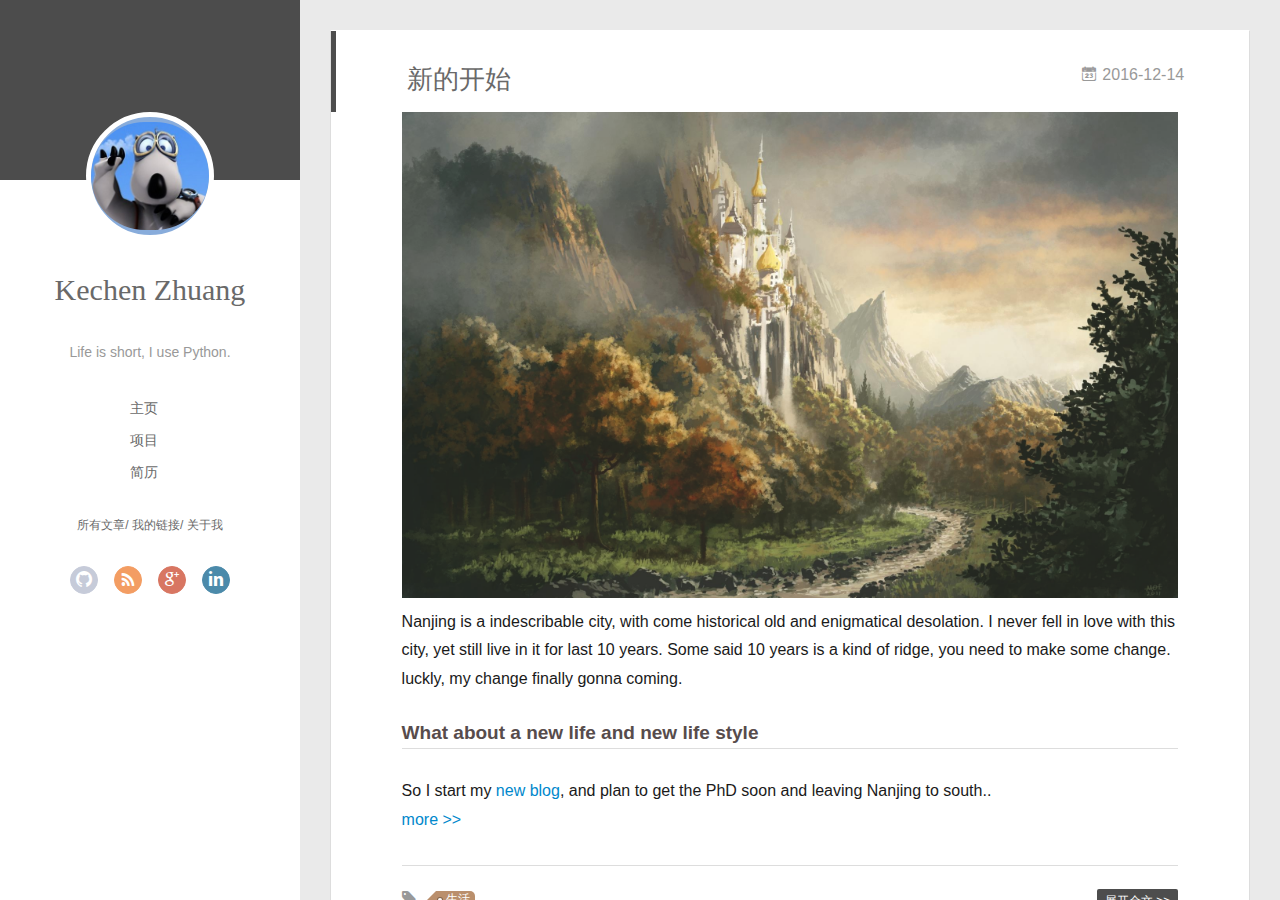
<file: tags/生活/index.html>
<!DOCTYPE html>
<html>
<head>
  <!-- hexo-inject:begin --><!-- hexo-inject:end --><meta charset="utf-8">
  
  <meta name="renderer" content="webkit">
  <meta http-equiv="X-UA-Compatible" content="IE=edge" >
  <link rel="dns-prefetch" href="http://zhuangkechen.github.io">
  <title>Tag: 生活 | Kechen&#39;s Blog</title>
  <meta name="viewport" content="width=device-width, initial-scale=1, maximum-scale=1">
  <meta name="description" content="Computer Science PhD, Interesting in Network Science, Information Diffusion, Data Mining...">
<meta property="og:type" content="website">
<meta property="og:title" content="Kechen's Blog">
<meta property="og:url" content="http://zhuangkechen.github.io/tags/生活/index.html">
<meta property="og:site_name" content="Kechen's Blog">
<meta property="og:description" content="Computer Science PhD, Interesting in Network Science, Information Diffusion, Data Mining...">
<meta name="twitter:card" content="summary">
<meta name="twitter:title" content="Kechen's Blog">
<meta name="twitter:description" content="Computer Science PhD, Interesting in Network Science, Information Diffusion, Data Mining...">
  
    <link rel="alternative" href="/atom.xml" title="Kechen&#39;s Blog" type="application/atom+xml">
  
  
    <link rel="icon" href="/assets/img/Iceberg.png">
  
  <link rel="stylesheet" href="/main.css?v=4.0.0.css"><!-- hexo-inject:begin --><!-- hexo-inject:end -->
  

  

</head>

<body>
  <!-- hexo-inject:begin --><!-- hexo-inject:end --><div id="container" q-class="show:isCtnShow">
    <canvas id="anm-canvas" class="anm-canvas"></canvas>
    <div class="left-col" q-class="show:isShow">
      <div class="overlay"></div>
<div class="intrude-less">
	<header id="header" class="inner">
		<a href="/" class="profilepic">
			<img src="/assets/img/avatar.jpg" class="js-avatar">
		</a>

		<hgroup>
		  <h1 class="header-author"><a href="/">Kechen Zhuang</a></h1>
		</hgroup>

		
		<p class="header-subtitle">Life is short, I use Python.</p>
		

		<nav class="header-menu">
			<ul>
			
				<li><a href="/zhuangkechen_page">主页</a></li>
	        
				<li><a href="/midm">项目</a></li>
	        
				<li><a href="/zhuangkechen_page/cv/index.html">简历</a></li>
	        
			</ul>
		</nav>
		<nav class="header-smart-menu">
	        
    		
    			
    			<a data-idx="0" q-on="click: openSlider(e, 'innerArchive')" href="javascript:void(0)">所有文章</a>
    			
    			
            
    			
    			<a data-idx="1" q-on="click: openSlider(e, 'friends')" href="javascript:void(0)">我的链接</a>
    			
    			
            
    			
    			<a data-idx="2" q-on="click: openSlider(e, 'aboutme')" href="javascript:void(0)">关于我</a>
    			
    			
            
		</nav>
		<nav class="header-nav">
			<div class="social">
				
					<a class="github" target="_blank" href="https://github.com/zhuangkechen" title="github"><i class="icon-github"></i></a>
		        
					<a class="rss" target="_blank" href="/atom.xml" title="rss"><i class="icon-rss"></i></a>
		        
					<a class="google" target="_blank" href="https://scholar.google.com/citations?user=uqn5Sw0AAAAJ&hl=en" title="google"><i class="icon-google"></i></a>
		        
					<a class="linkedin" target="_blank" href="https://www.linkedin.com/in/zhuangkechen" title="linkedin"><i class="icon-linkedin"></i></a>
		        
			</div>
		</nav>
	</header>		
</div>

    </div>
    <div class="mid-col" q-class="show:isShow,hide:isShow|isFalse">
      <nav id="mobile-nav">
  	<div class="overlay">
  		<div class="slider-trigger"><i class="icon-sort"></i></div>
  		<h1 class="header-author js-mobile-header hide">Kechen Zhuang</h1>
  	</div>
	<div class="intrude-less">
		<header id="header" class="inner">
			<div class="profilepic">
				<img src="/assets/img/avatar.jpg" class="js-avatar">
			</div>
			<hgroup>
			  <h1 class="header-author">Kechen Zhuang</h1>
			</hgroup>
			
			<p class="header-subtitle">Life is short, I use Python.</p>
			
			<nav class="header-menu">
				<ul>
				
					<li><a href="/zhuangkechen_page">主页</a></li>
		        
					<li><a href="/midm">项目</a></li>
		        
					<li><a href="/zhuangkechen_page/cv/index.html">简历</a></li>
		        
		        
		        	<li><a href="/archives/">所有文章</a></li>
		        
				</ul>
			</nav>
			<nav class="header-nav">
				<div class="social">
					
						<a class="github" target="_blank" href="https://github.com/zhuangkechen" title="github"><i class="icon-github"></i></a>
			        
						<a class="rss" target="_blank" href="/atom.xml" title="rss"><i class="icon-rss"></i></a>
			        
						<a class="google" target="_blank" href="https://scholar.google.com/citations?user=uqn5Sw0AAAAJ&hl=en" title="google"><i class="icon-google"></i></a>
			        
						<a class="linkedin" target="_blank" href="https://www.linkedin.com/in/zhuangkechen" title="linkedin"><i class="icon-linkedin"></i></a>
			        
				</div>
			</nav>
		</header>				
	</div>
</nav>

      <div id="wrapper" class="body-wrap">
        <div class="menu-l">
          <div class="canvas-wrap">
            <canvas data-colors="#eaeaea" data-sectionHeight="100" data-contentId="js-content" id="myCanvas1" class="anm-canvas"></canvas>
          </div>
          <div id="js-content" class="content-ll">
            
  
    <article id="post-new_start" class="article article-type-post  article-index" itemscope itemprop="blogPost">
  <div class="article-inner">
    
      <header class="article-header">
        
  
    <h1 itemprop="name">
      <a class="article-title" href="/2016/12/14/new_start/">新的开始</a>
    </h1>
  

        <a href="/2016/12/14/new_start/" class="archive-article-date">
  	<time datetime="2016-12-14T04:53:06.000Z" itemprop="datePublished"><i class="icon-calendar icon"></i>2016-12-14</time>
</a>
      </header>
    
    <div class="article-entry" itemprop="articleBody">
      
        <img src="/2016/12/14/new_start/example.jpg" alt="beautifulthing" title="beautifulthing">
<p>Nanjing is a indescribable city, with come historical old and enigmatical desolation. I never fell in love with this city, yet still live in it for last 10 years. Some said 10 years is a kind of ridge, you need to make some change. luckly, my change finally gonna coming.</p>
<h3 id="What-about-a-new-life-and-new-life-style"><a href="#What-about-a-new-life-and-new-life-style" class="headerlink" title="What about a new life and new life style"></a>What about a new life and new life style</h3><p>So I start my <a href="https://zhuangkechen.github.io">new blog</a>, and plan to get the PhD soon and leaving Nanjing to south..<br>
        
          <a class="article-more-a" href="/2016/12/14/new_start/#more">more >></a>
        
      

      
    </div>
    <div class="article-info article-info-index">
      
      
	<div class="article-tag tagcloud">
		<i class="icon-price-tags"></i>
		<ul class="article-tag-list"><li class="article-tag-list-item"><a class="article-tag-list-link" href="/tags/生活/">生活</a></li></ul>
	</div>

      

      
        <p class="article-more-link">
          <a class="article-more-a" href="/2016/12/14/new_start/">展开全文 >></a>
        </p>
      

      
      <div class="clearfix"></div>
    </div>
  </div>
</article>








  
  

          </div>
        </div>
      </div>
      <footer id="footer">
  <div class="outer">
    <div id="footer-info">
    	<div class="footer-left">
    		&copy; 2016 Kechen Zhuang
    	</div>
      	<div class="footer-right">
      		<a href="http://hexo.io/" target="_blank">Hexo</a>  Theme <a href="https://github.com/litten/hexo-theme-yilia" target="_blank">Yilia</a> by Litten
      	</div>
    </div>
  </div>
</footer>
    </div>
    <script>
	var yiliaConfig = {
		mathjax: true,
		isHome: false,
		isPost: false,
		isArchive: false,
		isTag: true,
		isCategory: false,
		open_in_new: false,
		root: "/",
		innerArchive: true
	}
</script>

<script src="/./main.js?v=4.0.0.js"></script>


<script type="text/x-mathjax-config">
MathJax.Hub.Config({
    tex2jax: {
        inlineMath: [ ['$','$'], ["\\(","\\)"]  ],
        processEscapes: true,
        skipTags: ['script', 'noscript', 'style', 'textarea', 'pre', 'code']
    }
});

MathJax.Hub.Queue(function() {
    var all = MathJax.Hub.getAllJax(), i;
    for(i=0; i < all.length; i += 1) {
        all[i].SourceElement().parentNode.className += ' has-jax';                 
    }       
});
</script>

<script src="//cdn.mathjax.org/mathjax/latest/MathJax.js?config=TeX-AMS-MML_HTMLorMML">
</script>


    
<div class="tools-col" q-class="show:isShow,hide:isShow|isFalse" q-on="click:stop(e)">
  <div class="tools-wrap">
    
    	<section class="tools-section tools-section-all" q-show="innerArchive">
        <div class="search-wrap">
          <input class="search-ipt" q-model="search" type="text" placeholder="find something…">
          <i class="icon-search icon" q-show="search|isEmptyStr"></i>
          <i class="icon-close icon" q-show="search|isNotEmptyStr" q-on="click:clearChose(e)"></i>
        </div>
        <div class="widget tagcloud search-tag">
          <p class="search-tag-wording">tag:</p>
          <label class="search-switch">
            <input type="checkbox" q-on="click:toggleTag(e)" q-attr="checked:showTags">
          </label>
          <ul class="article-tag-list" q-show="showTags">
             
              <li class="article-tag-list-item">
                <a href="javascript:void(0)">科研</a>
              </li>
             
              <li class="article-tag-list-item">
                <a href="javascript:void(0)">生活</a>
              </li>
            
            <div class="clearfix"></div>
          </ul>
        </div>
        <ul class="search-ul">
          <p q-show="jsonFail" style="padding: 20px; font-size: 12px;">
            缺失模块。<br/>1、在博客根目录（注意不是yilia根目录）执行以下命令：<br/> npm i hexo-generator-json-content --save<br/><br/>
            2、在根目录_config.yml里添加配置：
<pre style="font-size: 12px;" q-show="jsonFail">
  jsonContent:
    meta: false
    pages: false
    posts:
      title: true
      date: true
      path: true
      text: true
      raw: false
      content: false
      slug: false
      updated: false
      comments: false
      link: false
      permalink: false
      excerpt: false
      categories: false
      tags: true
</pre>
          </p>
          <li class="search-li" q-repeat="items" q-show="isShow">
            <a q-attr="href:path|urlformat" class="search-title"><i class="icon-quo-left icon"></i><span q-text="title"></span></a>
            <p class="search-time">
              <i class="icon-calendar icon"></i>
              <span q-text="date|dateformat"></span>
            </p>
            <p class="search-tag">
              <i class="icon-price-tags icon"></i>
              <span q-repeat="tags" q-on="click:choseTag(e, name)" q-text="name|tagformat"></span>
            </p>
          </li>
        </ul>
    	</section>
    

    
    	<section class="tools-section tools-section-friends" q-show="friends">
  		
        <ul class="search-ul">
          
            <li class="search-li">
              <a href="http://zhuangkechen.github.io/zhuangkechen_page/" target="_blank" class="search-title"><i class="icon-quo-left icon"></i>我的主页</a>
            </li>
          
            <li class="search-li">
              <a href="https://zhuangkechen.github.io/zhuangkechen_page/cv/index.html" target="_blank" class="search-title"><i class="icon-quo-left icon"></i>我的简历</a>
            </li>
          
            <li class="search-li">
              <a href="https://zhuangkechen.github.io/midm" target="_blank" class="search-title"><i class="icon-quo-left icon"></i>MIDM Page</a>
            </li>
          
        </ul>
  		
    	</section>
    

    
    	<section class="tools-section tools-section-me" q-show="aboutme">
  	  	
  	  		<div class="aboutme-wrap" id="js-aboutme">I am Kechen, a CS PhD student.&lt;br&gt;&lt;br&gt;Welcome to my page!&lt;br&gt;&lt;br&gt;&lt;a href=&quot;https://zhuangkechen.github.io/zhuangkechen_page/cv/index.html&quot;&gt;My Resume&lt;/a&gt;</div>
  	  	
    	</section>
    
  </div>
  
</div>
    <!-- Root element of PhotoSwipe. Must have class pswp. -->
<div class="pswp" tabindex="-1" role="dialog" aria-hidden="true">

    <!-- Background of PhotoSwipe. 
         It's a separate element as animating opacity is faster than rgba(). -->
    <div class="pswp__bg"></div>

    <!-- Slides wrapper with overflow:hidden. -->
    <div class="pswp__scroll-wrap">

        <!-- Container that holds slides. 
            PhotoSwipe keeps only 3 of them in the DOM to save memory.
            Don't modify these 3 pswp__item elements, data is added later on. -->
        <div class="pswp__container">
            <div class="pswp__item"></div>
            <div class="pswp__item"></div>
            <div class="pswp__item"></div>
        </div>

        <!-- Default (PhotoSwipeUI_Default) interface on top of sliding area. Can be changed. -->
        <div class="pswp__ui pswp__ui--hidden">

            <div class="pswp__top-bar">

                <!--  Controls are self-explanatory. Order can be changed. -->

                <div class="pswp__counter"></div>

                <button class="pswp__button pswp__button--close" title="Close (Esc)"></button>

                <button class="pswp__button pswp__button--share" style="display:none" title="Share"></button>

                <button class="pswp__button pswp__button--fs" title="Toggle fullscreen"></button>

                <button class="pswp__button pswp__button--zoom" title="Zoom in/out"></button>

                <!-- Preloader demo http://codepen.io/dimsemenov/pen/yyBWoR -->
                <!-- element will get class pswp__preloader--active when preloader is running -->
                <div class="pswp__preloader">
                    <div class="pswp__preloader__icn">
                      <div class="pswp__preloader__cut">
                        <div class="pswp__preloader__donut"></div>
                      </div>
                    </div>
                </div>
            </div>

            <div class="pswp__share-modal pswp__share-modal--hidden pswp__single-tap">
                <div class="pswp__share-tooltip"></div> 
            </div>

            <button class="pswp__button pswp__button--arrow--left" title="Previous (arrow left)">
            </button>

            <button class="pswp__button pswp__button--arrow--right" title="Next (arrow right)">
            </button>

            <div class="pswp__caption">
                <div class="pswp__caption__center"></div>
            </div>

        </div>

    </div>

</div>
  </div><!-- hexo-inject:begin --><!-- Begin: Injected MathJax -->
<script type="text/x-mathjax-config">
  MathJax.Hub.Config({"tex2jax":{"inlineMath":[["$","$"],["\\(","\\)"]],"skipTags":["script","noscript","style","textarea","pre","code"],"processEscapes":true},"TeX":{"equationNumbers":{"autoNumber":"AMS"}}});
</script>

<script type="text/x-mathjax-config">
  MathJax.Hub.Queue(function() {
    var all = MathJax.Hub.getAllJax(), i;
    for(i=0; i < all.length; i += 1) {
      all[i].SourceElement().parentNode.className += ' has-jax';
    }
  });
</script>

<script type="text/javascript" src="//cdn.mathjax.org/mathjax/latest/MathJax.js?config=TeX-AMS-MML_HTMLorMML">
</script>
<!-- End: Injected MathJax -->
<!-- hexo-inject:end -->
</body>
</html>
</file>
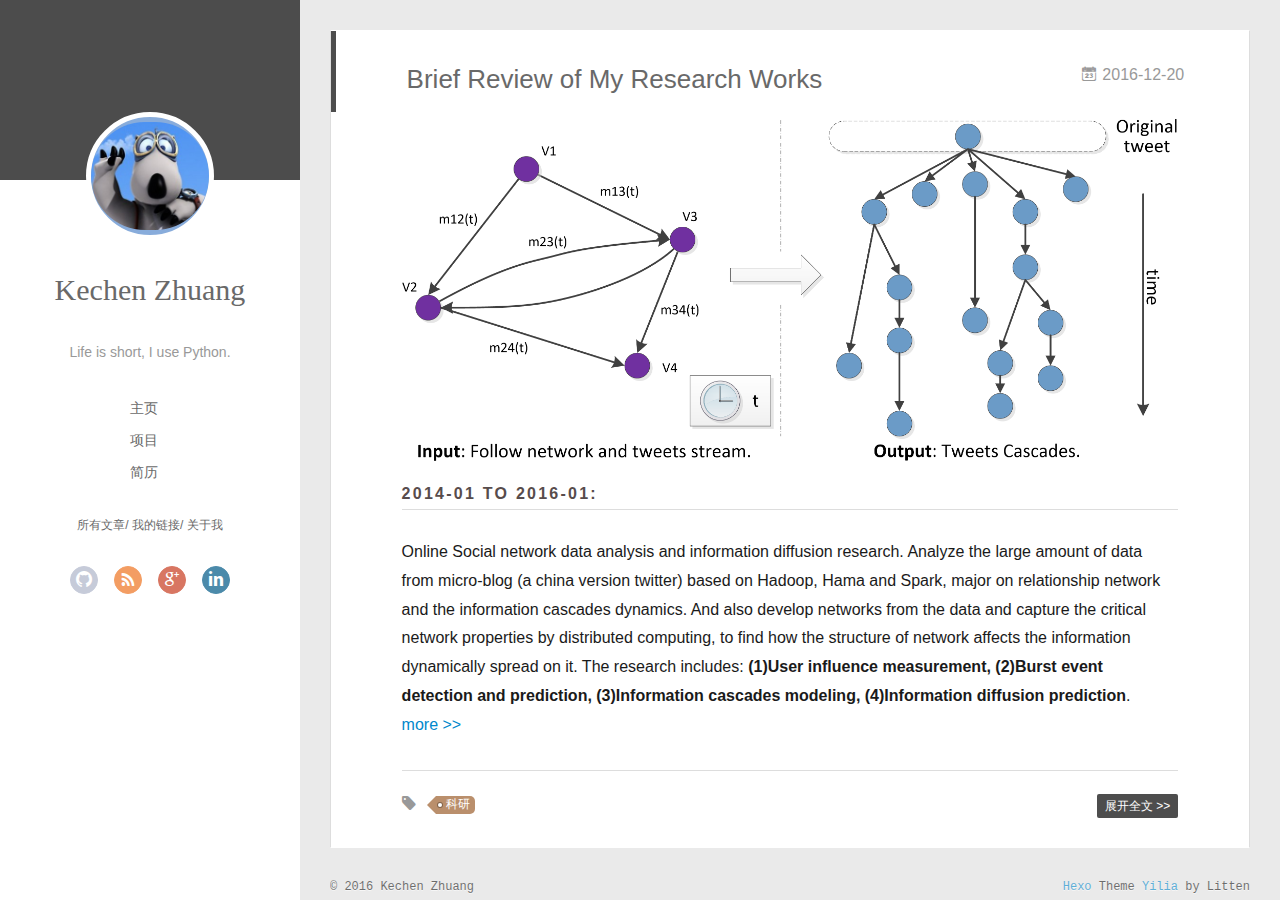
<file: tags/科研/index.html>
<!DOCTYPE html>
<html>
<head>
  <!-- hexo-inject:begin --><!-- hexo-inject:end --><meta charset="utf-8">
  
  <meta name="renderer" content="webkit">
  <meta http-equiv="X-UA-Compatible" content="IE=edge" >
  <link rel="dns-prefetch" href="http://zhuangkechen.github.io">
  <title>Tag: 科研 | Kechen&#39;s Blog</title>
  <meta name="viewport" content="width=device-width, initial-scale=1, maximum-scale=1">
  <meta name="description" content="Computer Science PhD, Interesting in Network Science, Information Diffusion, Data Mining...">
<meta property="og:type" content="website">
<meta property="og:title" content="Kechen's Blog">
<meta property="og:url" content="http://zhuangkechen.github.io/tags/科研/index.html">
<meta property="og:site_name" content="Kechen's Blog">
<meta property="og:description" content="Computer Science PhD, Interesting in Network Science, Information Diffusion, Data Mining...">
<meta name="twitter:card" content="summary">
<meta name="twitter:title" content="Kechen's Blog">
<meta name="twitter:description" content="Computer Science PhD, Interesting in Network Science, Information Diffusion, Data Mining...">
  
    <link rel="alternative" href="/atom.xml" title="Kechen&#39;s Blog" type="application/atom+xml">
  
  
    <link rel="icon" href="/assets/img/Iceberg.png">
  
  <link rel="stylesheet" href="/main.css?v=4.0.0.css"><!-- hexo-inject:begin --><!-- hexo-inject:end -->
  

  

</head>

<body>
  <!-- hexo-inject:begin --><!-- hexo-inject:end --><div id="container" q-class="show:isCtnShow">
    <canvas id="anm-canvas" class="anm-canvas"></canvas>
    <div class="left-col" q-class="show:isShow">
      <div class="overlay"></div>
<div class="intrude-less">
	<header id="header" class="inner">
		<a href="/" class="profilepic">
			<img src="/assets/img/avatar.jpg" class="js-avatar">
		</a>

		<hgroup>
		  <h1 class="header-author"><a href="/">Kechen Zhuang</a></h1>
		</hgroup>

		
		<p class="header-subtitle">Life is short, I use Python.</p>
		

		<nav class="header-menu">
			<ul>
			
				<li><a href="/zhuangkechen_page">主页</a></li>
	        
				<li><a href="/midm">项目</a></li>
	        
				<li><a href="/zhuangkechen_page/cv/index.html">简历</a></li>
	        
			</ul>
		</nav>
		<nav class="header-smart-menu">
	        
    		
    			
    			<a data-idx="0" q-on="click: openSlider(e, 'innerArchive')" href="javascript:void(0)">所有文章</a>
    			
    			
            
    			
    			<a data-idx="1" q-on="click: openSlider(e, 'friends')" href="javascript:void(0)">我的链接</a>
    			
    			
            
    			
    			<a data-idx="2" q-on="click: openSlider(e, 'aboutme')" href="javascript:void(0)">关于我</a>
    			
    			
            
		</nav>
		<nav class="header-nav">
			<div class="social">
				
					<a class="github" target="_blank" href="https://github.com/zhuangkechen" title="github"><i class="icon-github"></i></a>
		        
					<a class="rss" target="_blank" href="/atom.xml" title="rss"><i class="icon-rss"></i></a>
		        
					<a class="google" target="_blank" href="https://scholar.google.com/citations?user=uqn5Sw0AAAAJ&hl=en" title="google"><i class="icon-google"></i></a>
		        
					<a class="linkedin" target="_blank" href="https://www.linkedin.com/in/zhuangkechen" title="linkedin"><i class="icon-linkedin"></i></a>
		        
			</div>
		</nav>
	</header>		
</div>

    </div>
    <div class="mid-col" q-class="show:isShow,hide:isShow|isFalse">
      <nav id="mobile-nav">
  	<div class="overlay">
  		<div class="slider-trigger"><i class="icon-sort"></i></div>
  		<h1 class="header-author js-mobile-header hide">Kechen Zhuang</h1>
  	</div>
	<div class="intrude-less">
		<header id="header" class="inner">
			<div class="profilepic">
				<img src="/assets/img/avatar.jpg" class="js-avatar">
			</div>
			<hgroup>
			  <h1 class="header-author">Kechen Zhuang</h1>
			</hgroup>
			
			<p class="header-subtitle">Life is short, I use Python.</p>
			
			<nav class="header-menu">
				<ul>
				
					<li><a href="/zhuangkechen_page">主页</a></li>
		        
					<li><a href="/midm">项目</a></li>
		        
					<li><a href="/zhuangkechen_page/cv/index.html">简历</a></li>
		        
		        
		        	<li><a href="/archives/">所有文章</a></li>
		        
				</ul>
			</nav>
			<nav class="header-nav">
				<div class="social">
					
						<a class="github" target="_blank" href="https://github.com/zhuangkechen" title="github"><i class="icon-github"></i></a>
			        
						<a class="rss" target="_blank" href="/atom.xml" title="rss"><i class="icon-rss"></i></a>
			        
						<a class="google" target="_blank" href="https://scholar.google.com/citations?user=uqn5Sw0AAAAJ&hl=en" title="google"><i class="icon-google"></i></a>
			        
						<a class="linkedin" target="_blank" href="https://www.linkedin.com/in/zhuangkechen" title="linkedin"><i class="icon-linkedin"></i></a>
			        
				</div>
			</nav>
		</header>				
	</div>
</nav>

      <div id="wrapper" class="body-wrap">
        <div class="menu-l">
          <div class="canvas-wrap">
            <canvas data-colors="#eaeaea" data-sectionHeight="100" data-contentId="js-content" id="myCanvas1" class="anm-canvas"></canvas>
          </div>
          <div id="js-content" class="content-ll">
            
  
    <article id="post-brief-summary" class="article article-type-post  article-index" itemscope itemprop="blogPost">
  <div class="article-inner">
    
      <header class="article-header">
        
  
    <h1 itemprop="name">
      <a class="article-title" href="/2016/12/20/brief-summary/">Brief Review of My Research Works</a>
    </h1>
  

        <a href="/2016/12/20/brief-summary/" class="archive-article-date">
  	<time datetime="2016-12-20T14:22:47.000Z" itemprop="datePublished"><i class="icon-calendar icon"></i>2016-12-20</time>
</a>
      </header>
    
    <div class="article-entry" itemprop="articleBody">
      
        <img src="/2016/12/20/brief-summary/cascade_build.png" alt="some of my research" title="some of my research">
<h4 id="2014-01-to-2016-01"><a href="#2014-01-to-2016-01" class="headerlink" title="2014-01 to 2016-01:"></a>2014-01 to 2016-01:</h4><p>Online Social network data analysis and information diffusion research. Analyze the large amount of data from micro-blog (a china version twitter) based on Hadoop, Hama and Spark, major on relationship network and the information cascades dynamics. And also develop networks from the data and capture the critical network properties by distributed computing, to find how the structure of network affects the information dynamically spread on it. The research includes: <strong>(1)User influence measurement, (2)Burst event detection and prediction, (3)Information cascades modeling, (4)Information diffusion prediction</strong>.<br>
        
          <a class="article-more-a" href="/2016/12/20/brief-summary/#more">more >></a>
        
      

      
    </div>
    <div class="article-info article-info-index">
      
      
	<div class="article-tag tagcloud">
		<i class="icon-price-tags"></i>
		<ul class="article-tag-list"><li class="article-tag-list-item"><a class="article-tag-list-link" href="/tags/科研/">科研</a></li></ul>
	</div>

      

      
        <p class="article-more-link">
          <a class="article-more-a" href="/2016/12/20/brief-summary/">展开全文 >></a>
        </p>
      

      
      <div class="clearfix"></div>
    </div>
  </div>
</article>








  
  

          </div>
        </div>
      </div>
      <footer id="footer">
  <div class="outer">
    <div id="footer-info">
    	<div class="footer-left">
    		&copy; 2016 Kechen Zhuang
    	</div>
      	<div class="footer-right">
      		<a href="http://hexo.io/" target="_blank">Hexo</a>  Theme <a href="https://github.com/litten/hexo-theme-yilia" target="_blank">Yilia</a> by Litten
      	</div>
    </div>
  </div>
</footer>
    </div>
    <script>
	var yiliaConfig = {
		mathjax: true,
		isHome: false,
		isPost: false,
		isArchive: false,
		isTag: true,
		isCategory: false,
		open_in_new: false,
		root: "/",
		innerArchive: true
	}
</script>

<script src="/./main.js?v=4.0.0.js"></script>


<script type="text/x-mathjax-config">
MathJax.Hub.Config({
    tex2jax: {
        inlineMath: [ ['$','$'], ["\\(","\\)"]  ],
        processEscapes: true,
        skipTags: ['script', 'noscript', 'style', 'textarea', 'pre', 'code']
    }
});

MathJax.Hub.Queue(function() {
    var all = MathJax.Hub.getAllJax(), i;
    for(i=0; i < all.length; i += 1) {
        all[i].SourceElement().parentNode.className += ' has-jax';                 
    }       
});
</script>

<script src="//cdn.mathjax.org/mathjax/latest/MathJax.js?config=TeX-AMS-MML_HTMLorMML">
</script>


    
<div class="tools-col" q-class="show:isShow,hide:isShow|isFalse" q-on="click:stop(e)">
  <div class="tools-wrap">
    
    	<section class="tools-section tools-section-all" q-show="innerArchive">
        <div class="search-wrap">
          <input class="search-ipt" q-model="search" type="text" placeholder="find something…">
          <i class="icon-search icon" q-show="search|isEmptyStr"></i>
          <i class="icon-close icon" q-show="search|isNotEmptyStr" q-on="click:clearChose(e)"></i>
        </div>
        <div class="widget tagcloud search-tag">
          <p class="search-tag-wording">tag:</p>
          <label class="search-switch">
            <input type="checkbox" q-on="click:toggleTag(e)" q-attr="checked:showTags">
          </label>
          <ul class="article-tag-list" q-show="showTags">
             
              <li class="article-tag-list-item">
                <a href="javascript:void(0)">科研</a>
              </li>
             
              <li class="article-tag-list-item">
                <a href="javascript:void(0)">生活</a>
              </li>
            
            <div class="clearfix"></div>
          </ul>
        </div>
        <ul class="search-ul">
          <p q-show="jsonFail" style="padding: 20px; font-size: 12px;">
            缺失模块。<br/>1、在博客根目录（注意不是yilia根目录）执行以下命令：<br/> npm i hexo-generator-json-content --save<br/><br/>
            2、在根目录_config.yml里添加配置：
<pre style="font-size: 12px;" q-show="jsonFail">
  jsonContent:
    meta: false
    pages: false
    posts:
      title: true
      date: true
      path: true
      text: true
      raw: false
      content: false
      slug: false
      updated: false
      comments: false
      link: false
      permalink: false
      excerpt: false
      categories: false
      tags: true
</pre>
          </p>
          <li class="search-li" q-repeat="items" q-show="isShow">
            <a q-attr="href:path|urlformat" class="search-title"><i class="icon-quo-left icon"></i><span q-text="title"></span></a>
            <p class="search-time">
              <i class="icon-calendar icon"></i>
              <span q-text="date|dateformat"></span>
            </p>
            <p class="search-tag">
              <i class="icon-price-tags icon"></i>
              <span q-repeat="tags" q-on="click:choseTag(e, name)" q-text="name|tagformat"></span>
            </p>
          </li>
        </ul>
    	</section>
    

    
    	<section class="tools-section tools-section-friends" q-show="friends">
  		
        <ul class="search-ul">
          
            <li class="search-li">
              <a href="http://zhuangkechen.github.io/zhuangkechen_page/" target="_blank" class="search-title"><i class="icon-quo-left icon"></i>我的主页</a>
            </li>
          
            <li class="search-li">
              <a href="https://zhuangkechen.github.io/zhuangkechen_page/cv/index.html" target="_blank" class="search-title"><i class="icon-quo-left icon"></i>我的简历</a>
            </li>
          
            <li class="search-li">
              <a href="https://zhuangkechen.github.io/midm" target="_blank" class="search-title"><i class="icon-quo-left icon"></i>MIDM Page</a>
            </li>
          
        </ul>
  		
    	</section>
    

    
    	<section class="tools-section tools-section-me" q-show="aboutme">
  	  	
  	  		<div class="aboutme-wrap" id="js-aboutme">I am Kechen, a CS PhD student.&lt;br&gt;&lt;br&gt;Welcome to my page!&lt;br&gt;&lt;br&gt;&lt;a href=&quot;https://zhuangkechen.github.io/zhuangkechen_page/cv/index.html&quot;&gt;My Resume&lt;/a&gt;</div>
  	  	
    	</section>
    
  </div>
  
</div>
    <!-- Root element of PhotoSwipe. Must have class pswp. -->
<div class="pswp" tabindex="-1" role="dialog" aria-hidden="true">

    <!-- Background of PhotoSwipe. 
         It's a separate element as animating opacity is faster than rgba(). -->
    <div class="pswp__bg"></div>

    <!-- Slides wrapper with overflow:hidden. -->
    <div class="pswp__scroll-wrap">

        <!-- Container that holds slides. 
            PhotoSwipe keeps only 3 of them in the DOM to save memory.
            Don't modify these 3 pswp__item elements, data is added later on. -->
        <div class="pswp__container">
            <div class="pswp__item"></div>
            <div class="pswp__item"></div>
            <div class="pswp__item"></div>
        </div>

        <!-- Default (PhotoSwipeUI_Default) interface on top of sliding area. Can be changed. -->
        <div class="pswp__ui pswp__ui--hidden">

            <div class="pswp__top-bar">

                <!--  Controls are self-explanatory. Order can be changed. -->

                <div class="pswp__counter"></div>

                <button class="pswp__button pswp__button--close" title="Close (Esc)"></button>

                <button class="pswp__button pswp__button--share" style="display:none" title="Share"></button>

                <button class="pswp__button pswp__button--fs" title="Toggle fullscreen"></button>

                <button class="pswp__button pswp__button--zoom" title="Zoom in/out"></button>

                <!-- Preloader demo http://codepen.io/dimsemenov/pen/yyBWoR -->
                <!-- element will get class pswp__preloader--active when preloader is running -->
                <div class="pswp__preloader">
                    <div class="pswp__preloader__icn">
                      <div class="pswp__preloader__cut">
                        <div class="pswp__preloader__donut"></div>
                      </div>
                    </div>
                </div>
            </div>

            <div class="pswp__share-modal pswp__share-modal--hidden pswp__single-tap">
                <div class="pswp__share-tooltip"></div> 
            </div>

            <button class="pswp__button pswp__button--arrow--left" title="Previous (arrow left)">
            </button>

            <button class="pswp__button pswp__button--arrow--right" title="Next (arrow right)">
            </button>

            <div class="pswp__caption">
                <div class="pswp__caption__center"></div>
            </div>

        </div>

    </div>

</div>
  </div><!-- hexo-inject:begin --><!-- Begin: Injected MathJax -->
<script type="text/x-mathjax-config">
  MathJax.Hub.Config({"tex2jax":{"inlineMath":[["$","$"],["\\(","\\)"]],"skipTags":["script","noscript","style","textarea","pre","code"],"processEscapes":true},"TeX":{"equationNumbers":{"autoNumber":"AMS"}}});
</script>

<script type="text/x-mathjax-config">
  MathJax.Hub.Queue(function() {
    var all = MathJax.Hub.getAllJax(), i;
    for(i=0; i < all.length; i += 1) {
      all[i].SourceElement().parentNode.className += ' has-jax';
    }
  });
</script>

<script type="text/javascript" src="//cdn.mathjax.org/mathjax/latest/MathJax.js?config=TeX-AMS-MML_HTMLorMML">
</script>
<!-- End: Injected MathJax -->
<!-- hexo-inject:end -->
</body>
</html>
</file>
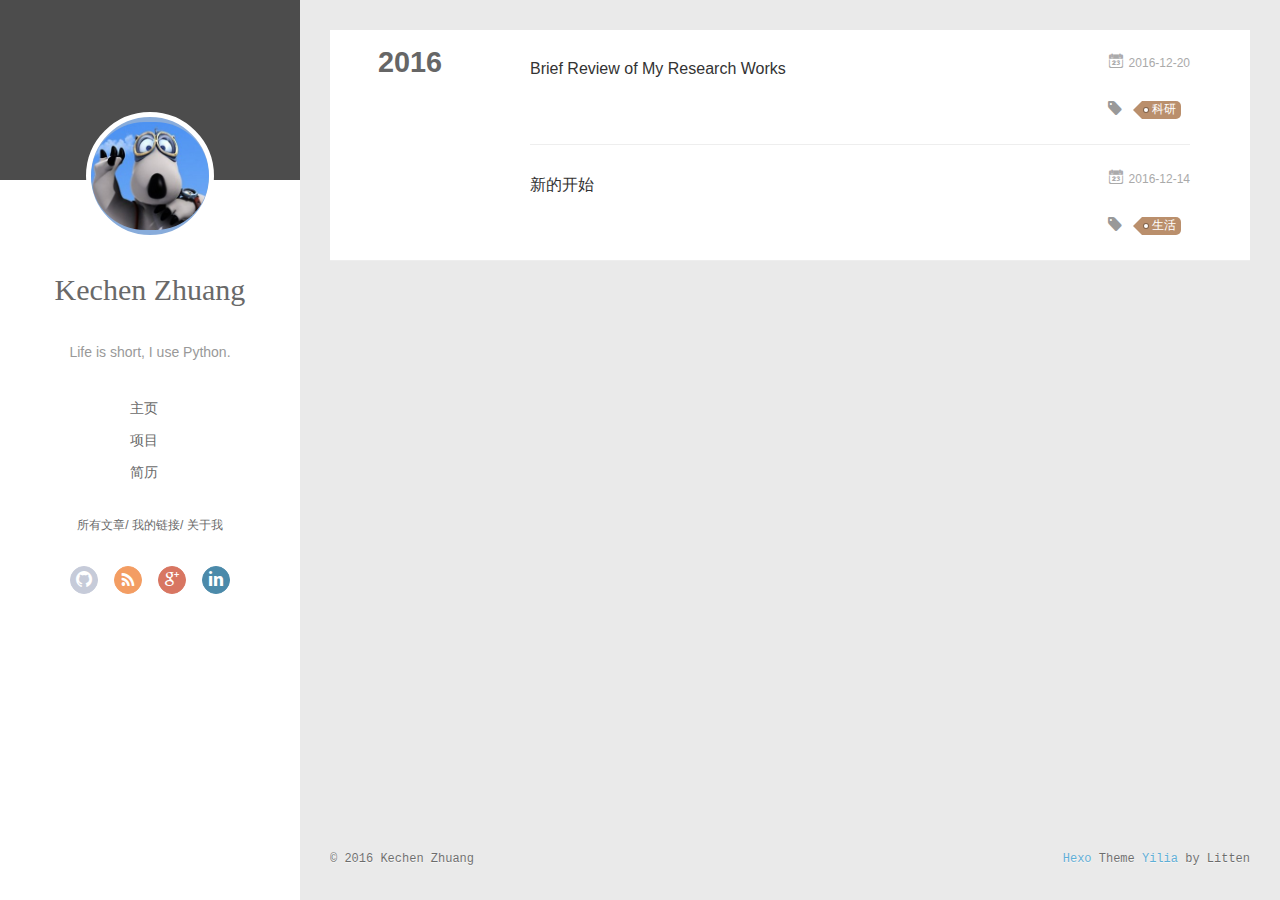
<file: archives/2016/12/index.html>
<!DOCTYPE html>
<html>
<head>
  <!-- hexo-inject:begin --><!-- hexo-inject:end --><meta charset="utf-8">
  
  <meta name="renderer" content="webkit">
  <meta http-equiv="X-UA-Compatible" content="IE=edge" >
  <link rel="dns-prefetch" href="http://zhuangkechen.github.io">
  <title>Archives: 2016/12 | Kechen&#39;s Blog</title>
  <meta name="viewport" content="width=device-width, initial-scale=1, maximum-scale=1">
  <meta name="description" content="Computer Science PhD, Interesting in Network Science, Information Diffusion, Data Mining...">
<meta property="og:type" content="website">
<meta property="og:title" content="Kechen's Blog">
<meta property="og:url" content="http://zhuangkechen.github.io/archives/2016/12/index.html">
<meta property="og:site_name" content="Kechen's Blog">
<meta property="og:description" content="Computer Science PhD, Interesting in Network Science, Information Diffusion, Data Mining...">
<meta name="twitter:card" content="summary">
<meta name="twitter:title" content="Kechen's Blog">
<meta name="twitter:description" content="Computer Science PhD, Interesting in Network Science, Information Diffusion, Data Mining...">
  
    <link rel="alternative" href="/atom.xml" title="Kechen&#39;s Blog" type="application/atom+xml">
  
  
    <link rel="icon" href="/assets/img/Iceberg.png">
  
  <link rel="stylesheet" href="/main.css?v=4.0.0.css"><!-- hexo-inject:begin --><!-- hexo-inject:end -->
  

  

</head>

<body>
  <!-- hexo-inject:begin --><!-- hexo-inject:end --><div id="container" q-class="show:isCtnShow">
    <canvas id="anm-canvas" class="anm-canvas"></canvas>
    <div class="left-col" q-class="show:isShow">
      <div class="overlay"></div>
<div class="intrude-less">
	<header id="header" class="inner">
		<a href="/" class="profilepic">
			<img src="/assets/img/avatar.jpg" class="js-avatar">
		</a>

		<hgroup>
		  <h1 class="header-author"><a href="/">Kechen Zhuang</a></h1>
		</hgroup>

		
		<p class="header-subtitle">Life is short, I use Python.</p>
		

		<nav class="header-menu">
			<ul>
			
				<li><a href="/zhuangkechen_page">主页</a></li>
	        
				<li><a href="/midm">项目</a></li>
	        
				<li><a href="/zhuangkechen_page/cv/index.html">简历</a></li>
	        
			</ul>
		</nav>
		<nav class="header-smart-menu">
	        
    		
    			
    			<a data-idx="0" q-on="click: openSlider(e, 'innerArchive')" href="javascript:void(0)">所有文章</a>
    			
    			
            
    			
    			<a data-idx="1" q-on="click: openSlider(e, 'friends')" href="javascript:void(0)">我的链接</a>
    			
    			
            
    			
    			<a data-idx="2" q-on="click: openSlider(e, 'aboutme')" href="javascript:void(0)">关于我</a>
    			
    			
            
		</nav>
		<nav class="header-nav">
			<div class="social">
				
					<a class="github" target="_blank" href="https://github.com/zhuangkechen" title="github"><i class="icon-github"></i></a>
		        
					<a class="rss" target="_blank" href="/atom.xml" title="rss"><i class="icon-rss"></i></a>
		        
					<a class="google" target="_blank" href="https://scholar.google.com/citations?user=uqn5Sw0AAAAJ&hl=en" title="google"><i class="icon-google"></i></a>
		        
					<a class="linkedin" target="_blank" href="https://www.linkedin.com/in/zhuangkechen" title="linkedin"><i class="icon-linkedin"></i></a>
		        
			</div>
		</nav>
	</header>		
</div>

    </div>
    <div class="mid-col" q-class="show:isShow,hide:isShow|isFalse">
      <nav id="mobile-nav">
  	<div class="overlay">
  		<div class="slider-trigger"><i class="icon-sort"></i></div>
  		<h1 class="header-author js-mobile-header hide">Kechen Zhuang</h1>
  	</div>
	<div class="intrude-less">
		<header id="header" class="inner">
			<div class="profilepic">
				<img src="/assets/img/avatar.jpg" class="js-avatar">
			</div>
			<hgroup>
			  <h1 class="header-author">Kechen Zhuang</h1>
			</hgroup>
			
			<p class="header-subtitle">Life is short, I use Python.</p>
			
			<nav class="header-menu">
				<ul>
				
					<li><a href="/zhuangkechen_page">主页</a></li>
		        
					<li><a href="/midm">项目</a></li>
		        
					<li><a href="/zhuangkechen_page/cv/index.html">简历</a></li>
		        
		        
		        	<li><a href="/archives/">所有文章</a></li>
		        
				</ul>
			</nav>
			<nav class="header-nav">
				<div class="social">
					
						<a class="github" target="_blank" href="https://github.com/zhuangkechen" title="github"><i class="icon-github"></i></a>
			        
						<a class="rss" target="_blank" href="/atom.xml" title="rss"><i class="icon-rss"></i></a>
			        
						<a class="google" target="_blank" href="https://scholar.google.com/citations?user=uqn5Sw0AAAAJ&hl=en" title="google"><i class="icon-google"></i></a>
			        
						<a class="linkedin" target="_blank" href="https://www.linkedin.com/in/zhuangkechen" title="linkedin"><i class="icon-linkedin"></i></a>
			        
				</div>
			</nav>
		</header>				
	</div>
</nav>

      <div id="wrapper" class="body-wrap">
        <div class="menu-l">
          <div class="canvas-wrap">
            <canvas data-colors="#eaeaea" data-sectionHeight="100" data-contentId="js-content" id="myCanvas1" class="anm-canvas"></canvas>
          </div>
          <div id="js-content" class="content-ll">
            
  
  
    
    
      
      
      <section class="archives-wrap">
        <div class="archive-year-wrap">
          <a href="/archives/2016" class="archive-year">2016</a>
        </div>
        <div class="archives">
    
    <article class="archive-article archive-type-post">
  <div class="archive-article-inner">
    <header class="archive-article-header">
      	<div class="article-meta">
	      	<a href="/2016/12/20/brief-summary/" class="archive-article-date">
  	<time datetime="2016-12-20T14:22:47.000Z" itemprop="datePublished"><i class="icon-calendar icon"></i>2016-12-20</time>
</a>
        </div>
    	 
  
    <h1 itemprop="name">
      <a class="archive-article-title" href="/2016/12/20/brief-summary/">Brief Review of My Research Works</a>
    </h1>
  

        <div class="article-info info-on-right">
          
	<div class="article-tag tagcloud">
		<i class="icon-price-tags"></i>
		<ul class="article-tag-list"><li class="article-tag-list-item"><a class="article-tag-list-link" href="/tags/科研/">科研</a></li></ul>
	</div>

          

        </div>
        <div class="clearfix"></div>
    </header>
  </div>
</article>
  
    
    
    <article class="archive-article archive-type-post">
  <div class="archive-article-inner">
    <header class="archive-article-header">
      	<div class="article-meta">
	      	<a href="/2016/12/14/new_start/" class="archive-article-date">
  	<time datetime="2016-12-14T04:53:06.000Z" itemprop="datePublished"><i class="icon-calendar icon"></i>2016-12-14</time>
</a>
        </div>
    	 
  
    <h1 itemprop="name">
      <a class="archive-article-title" href="/2016/12/14/new_start/">新的开始</a>
    </h1>
  

        <div class="article-info info-on-right">
          
	<div class="article-tag tagcloud">
		<i class="icon-price-tags"></i>
		<ul class="article-tag-list"><li class="article-tag-list-item"><a class="article-tag-list-link" href="/tags/生活/">生活</a></li></ul>
	</div>

          

        </div>
        <div class="clearfix"></div>
    </header>
  </div>
</article>
  
  
    </div></section>
  

    


          </div>
        </div>
      </div>
      <footer id="footer">
  <div class="outer">
    <div id="footer-info">
    	<div class="footer-left">
    		&copy; 2016 Kechen Zhuang
    	</div>
      	<div class="footer-right">
      		<a href="http://hexo.io/" target="_blank">Hexo</a>  Theme <a href="https://github.com/litten/hexo-theme-yilia" target="_blank">Yilia</a> by Litten
      	</div>
    </div>
  </div>
</footer>
    </div>
    <script>
	var yiliaConfig = {
		mathjax: true,
		isHome: false,
		isPost: false,
		isArchive: true,
		isTag: false,
		isCategory: false,
		open_in_new: false,
		root: "/",
		innerArchive: true
	}
</script>

<script src="/./main.js?v=4.0.0.js"></script>


<script type="text/x-mathjax-config">
MathJax.Hub.Config({
    tex2jax: {
        inlineMath: [ ['$','$'], ["\\(","\\)"]  ],
        processEscapes: true,
        skipTags: ['script', 'noscript', 'style', 'textarea', 'pre', 'code']
    }
});

MathJax.Hub.Queue(function() {
    var all = MathJax.Hub.getAllJax(), i;
    for(i=0; i < all.length; i += 1) {
        all[i].SourceElement().parentNode.className += ' has-jax';                 
    }       
});
</script>

<script src="//cdn.mathjax.org/mathjax/latest/MathJax.js?config=TeX-AMS-MML_HTMLorMML">
</script>


    
<div class="tools-col" q-class="show:isShow,hide:isShow|isFalse" q-on="click:stop(e)">
  <div class="tools-wrap">
    
    	<section class="tools-section tools-section-all" q-show="innerArchive">
        <div class="search-wrap">
          <input class="search-ipt" q-model="search" type="text" placeholder="find something…">
          <i class="icon-search icon" q-show="search|isEmptyStr"></i>
          <i class="icon-close icon" q-show="search|isNotEmptyStr" q-on="click:clearChose(e)"></i>
        </div>
        <div class="widget tagcloud search-tag">
          <p class="search-tag-wording">tag:</p>
          <label class="search-switch">
            <input type="checkbox" q-on="click:toggleTag(e)" q-attr="checked:showTags">
          </label>
          <ul class="article-tag-list" q-show="showTags">
             
              <li class="article-tag-list-item">
                <a href="javascript:void(0)">科研</a>
              </li>
             
              <li class="article-tag-list-item">
                <a href="javascript:void(0)">生活</a>
              </li>
            
            <div class="clearfix"></div>
          </ul>
        </div>
        <ul class="search-ul">
          <p q-show="jsonFail" style="padding: 20px; font-size: 12px;">
            缺失模块。<br/>1、在博客根目录（注意不是yilia根目录）执行以下命令：<br/> npm i hexo-generator-json-content --save<br/><br/>
            2、在根目录_config.yml里添加配置：
<pre style="font-size: 12px;" q-show="jsonFail">
  jsonContent:
    meta: false
    pages: false
    posts:
      title: true
      date: true
      path: true
      text: true
      raw: false
      content: false
      slug: false
      updated: false
      comments: false
      link: false
      permalink: false
      excerpt: false
      categories: false
      tags: true
</pre>
          </p>
          <li class="search-li" q-repeat="items" q-show="isShow">
            <a q-attr="href:path|urlformat" class="search-title"><i class="icon-quo-left icon"></i><span q-text="title"></span></a>
            <p class="search-time">
              <i class="icon-calendar icon"></i>
              <span q-text="date|dateformat"></span>
            </p>
            <p class="search-tag">
              <i class="icon-price-tags icon"></i>
              <span q-repeat="tags" q-on="click:choseTag(e, name)" q-text="name|tagformat"></span>
            </p>
          </li>
        </ul>
    	</section>
    

    
    	<section class="tools-section tools-section-friends" q-show="friends">
  		
        <ul class="search-ul">
          
            <li class="search-li">
              <a href="http://zhuangkechen.github.io/zhuangkechen_page/" target="_blank" class="search-title"><i class="icon-quo-left icon"></i>我的主页</a>
            </li>
          
            <li class="search-li">
              <a href="https://zhuangkechen.github.io/zhuangkechen_page/cv/index.html" target="_blank" class="search-title"><i class="icon-quo-left icon"></i>我的简历</a>
            </li>
          
            <li class="search-li">
              <a href="https://zhuangkechen.github.io/midm" target="_blank" class="search-title"><i class="icon-quo-left icon"></i>MIDM Page</a>
            </li>
          
        </ul>
  		
    	</section>
    

    
    	<section class="tools-section tools-section-me" q-show="aboutme">
  	  	
  	  		<div class="aboutme-wrap" id="js-aboutme">I am Kechen, a CS PhD student.&lt;br&gt;&lt;br&gt;Welcome to my page!&lt;br&gt;&lt;br&gt;&lt;a href=&quot;https://zhuangkechen.github.io/zhuangkechen_page/cv/index.html&quot;&gt;My Resume&lt;/a&gt;</div>
  	  	
    	</section>
    
  </div>
  
</div>
    <!-- Root element of PhotoSwipe. Must have class pswp. -->
<div class="pswp" tabindex="-1" role="dialog" aria-hidden="true">

    <!-- Background of PhotoSwipe. 
         It's a separate element as animating opacity is faster than rgba(). -->
    <div class="pswp__bg"></div>

    <!-- Slides wrapper with overflow:hidden. -->
    <div class="pswp__scroll-wrap">

        <!-- Container that holds slides. 
            PhotoSwipe keeps only 3 of them in the DOM to save memory.
            Don't modify these 3 pswp__item elements, data is added later on. -->
        <div class="pswp__container">
            <div class="pswp__item"></div>
            <div class="pswp__item"></div>
            <div class="pswp__item"></div>
        </div>

        <!-- Default (PhotoSwipeUI_Default) interface on top of sliding area. Can be changed. -->
        <div class="pswp__ui pswp__ui--hidden">

            <div class="pswp__top-bar">

                <!--  Controls are self-explanatory. Order can be changed. -->

                <div class="pswp__counter"></div>

                <button class="pswp__button pswp__button--close" title="Close (Esc)"></button>

                <button class="pswp__button pswp__button--share" style="display:none" title="Share"></button>

                <button class="pswp__button pswp__button--fs" title="Toggle fullscreen"></button>

                <button class="pswp__button pswp__button--zoom" title="Zoom in/out"></button>

                <!-- Preloader demo http://codepen.io/dimsemenov/pen/yyBWoR -->
                <!-- element will get class pswp__preloader--active when preloader is running -->
                <div class="pswp__preloader">
                    <div class="pswp__preloader__icn">
                      <div class="pswp__preloader__cut">
                        <div class="pswp__preloader__donut"></div>
                      </div>
                    </div>
                </div>
            </div>

            <div class="pswp__share-modal pswp__share-modal--hidden pswp__single-tap">
                <div class="pswp__share-tooltip"></div> 
            </div>

            <button class="pswp__button pswp__button--arrow--left" title="Previous (arrow left)">
            </button>

            <button class="pswp__button pswp__button--arrow--right" title="Next (arrow right)">
            </button>

            <div class="pswp__caption">
                <div class="pswp__caption__center"></div>
            </div>

        </div>

    </div>

</div>
  </div><!-- hexo-inject:begin --><!-- Begin: Injected MathJax -->
<script type="text/x-mathjax-config">
  MathJax.Hub.Config({"tex2jax":{"inlineMath":[["$","$"],["\\(","\\)"]],"skipTags":["script","noscript","style","textarea","pre","code"],"processEscapes":true},"TeX":{"equationNumbers":{"autoNumber":"AMS"}}});
</script>

<script type="text/x-mathjax-config">
  MathJax.Hub.Queue(function() {
    var all = MathJax.Hub.getAllJax(), i;
    for(i=0; i < all.length; i += 1) {
      all[i].SourceElement().parentNode.className += ' has-jax';
    }
  });
</script>

<script type="text/javascript" src="//cdn.mathjax.org/mathjax/latest/MathJax.js?config=TeX-AMS-MML_HTMLorMML">
</script>
<!-- End: Injected MathJax -->
<!-- hexo-inject:end -->
</body>
</html>
</file>
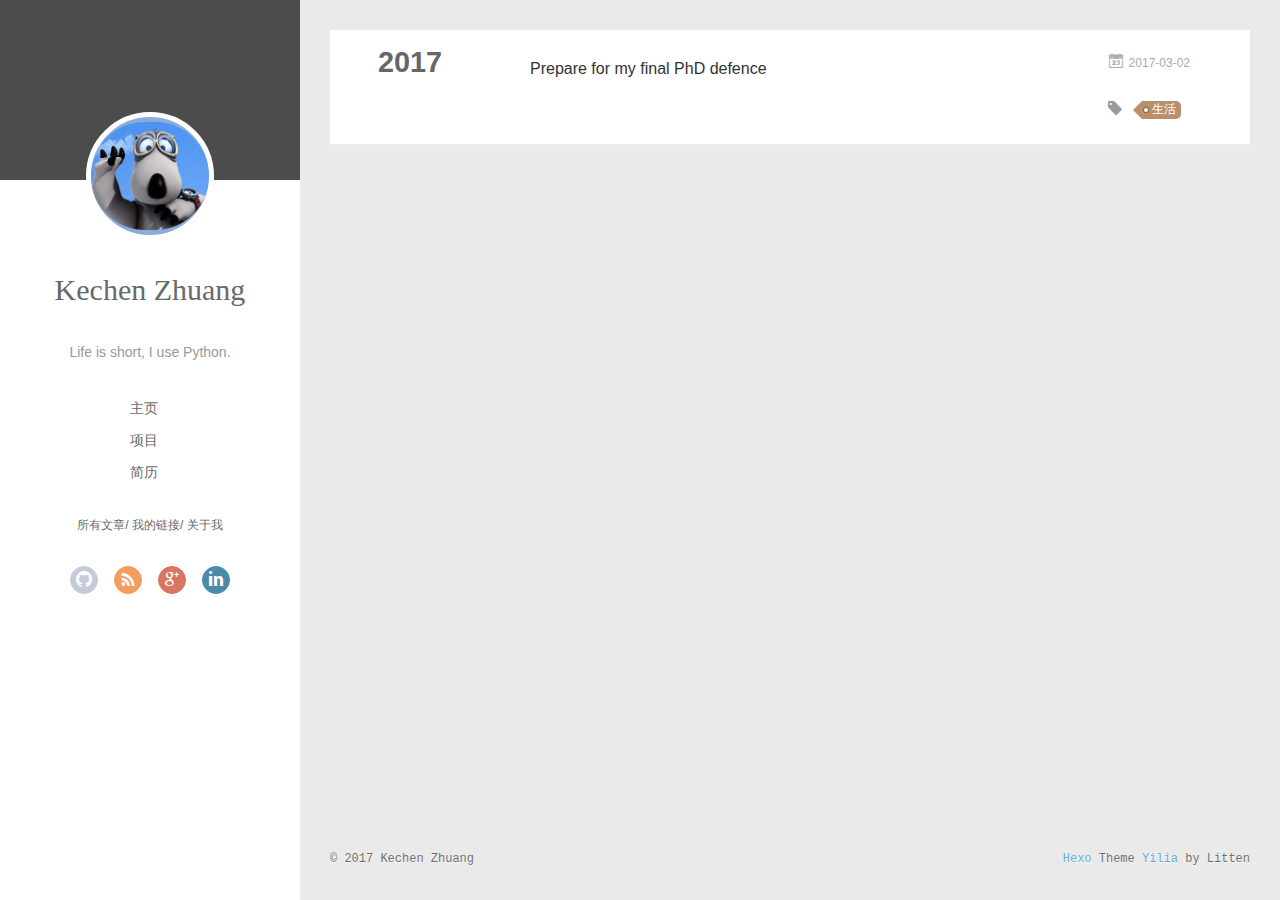
<file: archives/2017/03/index.html>
<!DOCTYPE html>
<html>
<head>
  <!-- hexo-inject:begin --><!-- hexo-inject:end --><meta charset="utf-8">
  
  <meta name="renderer" content="webkit">
  <meta http-equiv="X-UA-Compatible" content="IE=edge" >
  <link rel="dns-prefetch" href="http://zhuangkechen.github.io">
  <title>Archives: 2017/3 | Kechen&#39;s Blog</title>
  <meta name="viewport" content="width=device-width, initial-scale=1, maximum-scale=1">
  <meta name="description" content="Computer Science PhD, Interesting in Network Science, Information Diffusion, Data Mining...">
<meta property="og:type" content="website">
<meta property="og:title" content="Kechen's Blog">
<meta property="og:url" content="http://zhuangkechen.github.io/archives/2017/03/index.html">
<meta property="og:site_name" content="Kechen's Blog">
<meta property="og:description" content="Computer Science PhD, Interesting in Network Science, Information Diffusion, Data Mining...">
<meta name="twitter:card" content="summary">
<meta name="twitter:title" content="Kechen's Blog">
<meta name="twitter:description" content="Computer Science PhD, Interesting in Network Science, Information Diffusion, Data Mining...">
  
    <link rel="alternative" href="/atom.xml" title="Kechen&#39;s Blog" type="application/atom+xml">
  
  
    <link rel="icon" href="/assets/img/Iceberg.png">
  
  <link rel="stylesheet" href="/main.css?v=4.0.0.css"><!-- hexo-inject:begin --><!-- hexo-inject:end -->
  

  

</head>

<body>
  <!-- hexo-inject:begin --><!-- hexo-inject:end --><div id="container" q-class="show:isCtnShow">
    <canvas id="anm-canvas" class="anm-canvas"></canvas>
    <div class="left-col" q-class="show:isShow">
      <div class="overlay"></div>
<div class="intrude-less">
	<header id="header" class="inner">
		<a href="/" class="profilepic">
			<img src="/assets/img/avatar.jpg" class="js-avatar">
		</a>

		<hgroup>
		  <h1 class="header-author"><a href="/">Kechen Zhuang</a></h1>
		</hgroup>

		
		<p class="header-subtitle">Life is short, I use Python.</p>
		

		<nav class="header-menu">
			<ul>
			
				<li><a href="/zhuangkechen_page">主页</a></li>
	        
				<li><a href="/midm">项目</a></li>
	        
				<li><a href="/zhuangkechen_page/cv/index.html">简历</a></li>
	        
			</ul>
		</nav>
		<nav class="header-smart-menu">
	        
    		
    			
    			<a data-idx="0" q-on="click: openSlider(e, 'innerArchive')" href="javascript:void(0)">所有文章</a>
    			
    			
            
    			
    			<a data-idx="1" q-on="click: openSlider(e, 'friends')" href="javascript:void(0)">我的链接</a>
    			
    			
            
    			
    			<a data-idx="2" q-on="click: openSlider(e, 'aboutme')" href="javascript:void(0)">关于我</a>
    			
    			
            
		</nav>
		<nav class="header-nav">
			<div class="social">
				
					<a class="github" target="_blank" href="https://github.com/zhuangkechen" title="github"><i class="icon-github"></i></a>
		        
					<a class="rss" target="_blank" href="/atom.xml" title="rss"><i class="icon-rss"></i></a>
		        
					<a class="google" target="_blank" href="https://scholar.google.com/citations?user=uqn5Sw0AAAAJ&hl=en" title="google"><i class="icon-google"></i></a>
		        
					<a class="linkedin" target="_blank" href="https://www.linkedin.com/in/zhuangkechen" title="linkedin"><i class="icon-linkedin"></i></a>
		        
			</div>
		</nav>
	</header>		
</div>

    </div>
    <div class="mid-col" q-class="show:isShow,hide:isShow|isFalse">
      <nav id="mobile-nav">
  	<div class="overlay">
  		<div class="slider-trigger"><i class="icon-sort"></i></div>
  		<h1 class="header-author js-mobile-header hide">Kechen Zhuang</h1>
  	</div>
	<div class="intrude-less">
		<header id="header" class="inner">
			<div class="profilepic">
				<img src="/assets/img/avatar.jpg" class="js-avatar">
			</div>
			<hgroup>
			  <h1 class="header-author">Kechen Zhuang</h1>
			</hgroup>
			
			<p class="header-subtitle">Life is short, I use Python.</p>
			
			<nav class="header-menu">
				<ul>
				
					<li><a href="/zhuangkechen_page">主页</a></li>
		        
					<li><a href="/midm">项目</a></li>
		        
					<li><a href="/zhuangkechen_page/cv/index.html">简历</a></li>
		        
		        
		        	<li><a href="/archives/">所有文章</a></li>
		        
				</ul>
			</nav>
			<nav class="header-nav">
				<div class="social">
					
						<a class="github" target="_blank" href="https://github.com/zhuangkechen" title="github"><i class="icon-github"></i></a>
			        
						<a class="rss" target="_blank" href="/atom.xml" title="rss"><i class="icon-rss"></i></a>
			        
						<a class="google" target="_blank" href="https://scholar.google.com/citations?user=uqn5Sw0AAAAJ&hl=en" title="google"><i class="icon-google"></i></a>
			        
						<a class="linkedin" target="_blank" href="https://www.linkedin.com/in/zhuangkechen" title="linkedin"><i class="icon-linkedin"></i></a>
			        
				</div>
			</nav>
		</header>				
	</div>
</nav>

      <div id="wrapper" class="body-wrap">
        <div class="menu-l">
          <div class="canvas-wrap">
            <canvas data-colors="#eaeaea" data-sectionHeight="100" data-contentId="js-content" id="myCanvas1" class="anm-canvas"></canvas>
          </div>
          <div id="js-content" class="content-ll">
            
  
  
    
    
      
      
      <section class="archives-wrap">
        <div class="archive-year-wrap">
          <a href="/archives/2017" class="archive-year">2017</a>
        </div>
        <div class="archives">
    
    <article class="archive-article archive-type-post">
  <div class="archive-article-inner">
    <header class="archive-article-header">
      	<div class="article-meta">
	      	<a href="/2017/03/02/phd-defence/" class="archive-article-date">
  	<time datetime="2017-03-02T14:22:47.000Z" itemprop="datePublished"><i class="icon-calendar icon"></i>2017-03-02</time>
</a>
        </div>
    	 
  
    <h1 itemprop="name">
      <a class="archive-article-title" href="/2017/03/02/phd-defence/">Prepare for my final PhD defence</a>
    </h1>
  

        <div class="article-info info-on-right">
          
	<div class="article-tag tagcloud">
		<i class="icon-price-tags"></i>
		<ul class="article-tag-list"><li class="article-tag-list-item"><a class="article-tag-list-link" href="/tags/生活/">生活</a></li></ul>
	</div>

          

        </div>
        <div class="clearfix"></div>
    </header>
  </div>
</article>
  
  
    </div></section>
  

    


          </div>
        </div>
      </div>
      <footer id="footer">
  <div class="outer">
    <div id="footer-info">
    	<div class="footer-left">
    		&copy; 2017 Kechen Zhuang
    	</div>
      	<div class="footer-right">
      		<a href="http://hexo.io/" target="_blank">Hexo</a>  Theme <a href="https://github.com/litten/hexo-theme-yilia" target="_blank">Yilia</a> by Litten
      	</div>
    </div>
  </div>
</footer>
    </div>
    <script>
	var yiliaConfig = {
		mathjax: true,
		isHome: false,
		isPost: false,
		isArchive: true,
		isTag: false,
		isCategory: false,
		open_in_new: false,
		root: "/",
		innerArchive: true
	}
</script>

<script src="/./main.js?v=4.0.0.js"></script>


<script type="text/x-mathjax-config">
MathJax.Hub.Config({
    tex2jax: {
        inlineMath: [ ['$','$'], ["\\(","\\)"]  ],
        processEscapes: true,
        skipTags: ['script', 'noscript', 'style', 'textarea', 'pre', 'code']
    }
});

MathJax.Hub.Queue(function() {
    var all = MathJax.Hub.getAllJax(), i;
    for(i=0; i < all.length; i += 1) {
        all[i].SourceElement().parentNode.className += ' has-jax';                 
    }       
});
</script>

<script src="//cdn.mathjax.org/mathjax/latest/MathJax.js?config=TeX-AMS-MML_HTMLorMML">
</script>


    
<div class="tools-col" q-class="show:isShow,hide:isShow|isFalse" q-on="click:stop(e)">
  <div class="tools-wrap">
    
    	<section class="tools-section tools-section-all" q-show="innerArchive">
        <div class="search-wrap">
          <input class="search-ipt" q-model="search" type="text" placeholder="find something…">
          <i class="icon-search icon" q-show="search|isEmptyStr"></i>
          <i class="icon-close icon" q-show="search|isNotEmptyStr" q-on="click:clearChose(e)"></i>
        </div>
        <div class="widget tagcloud search-tag">
          <p class="search-tag-wording">tag:</p>
          <label class="search-switch">
            <input type="checkbox" q-on="click:toggleTag(e)" q-attr="checked:showTags">
          </label>
          <ul class="article-tag-list" q-show="showTags">
             
              <li class="article-tag-list-item">
                <a href="javascript:void(0)">科研</a>
              </li>
             
              <li class="article-tag-list-item">
                <a href="javascript:void(0)">生活</a>
              </li>
            
            <div class="clearfix"></div>
          </ul>
        </div>
        <ul class="search-ul">
          <p q-show="jsonFail" style="padding: 20px; font-size: 12px;">
            缺失模块。<br/>1、在博客根目录（注意不是yilia根目录）执行以下命令：<br/> npm i hexo-generator-json-content --save<br/><br/>
            2、在根目录_config.yml里添加配置：
<pre style="font-size: 12px;" q-show="jsonFail">
  jsonContent:
    meta: false
    pages: false
    posts:
      title: true
      date: true
      path: true
      text: true
      raw: false
      content: false
      slug: false
      updated: false
      comments: false
      link: false
      permalink: false
      excerpt: false
      categories: false
      tags: true
</pre>
          </p>
          <li class="search-li" q-repeat="items" q-show="isShow">
            <a q-attr="href:path|urlformat" class="search-title"><i class="icon-quo-left icon"></i><span q-text="title"></span></a>
            <p class="search-time">
              <i class="icon-calendar icon"></i>
              <span q-text="date|dateformat"></span>
            </p>
            <p class="search-tag">
              <i class="icon-price-tags icon"></i>
              <span q-repeat="tags" q-on="click:choseTag(e, name)" q-text="name|tagformat"></span>
            </p>
          </li>
        </ul>
    	</section>
    

    
    	<section class="tools-section tools-section-friends" q-show="friends">
  		
        <ul class="search-ul">
          
            <li class="search-li">
              <a href="http://zhuangkechen.github.io/zhuangkechen_page/" target="_blank" class="search-title"><i class="icon-quo-left icon"></i>我的主页</a>
            </li>
          
            <li class="search-li">
              <a href="https://zhuangkechen.github.io/zhuangkechen_page/cv/index.html" target="_blank" class="search-title"><i class="icon-quo-left icon"></i>我的简历</a>
            </li>
          
            <li class="search-li">
              <a href="https://zhuangkechen.github.io/midm" target="_blank" class="search-title"><i class="icon-quo-left icon"></i>MIDM Page</a>
            </li>
          
        </ul>
  		
    	</section>
    

    
    	<section class="tools-section tools-section-me" q-show="aboutme">
  	  	
  	  		<div class="aboutme-wrap" id="js-aboutme">I am Kechen, a CS PhD student.&lt;br&gt;&lt;br&gt;Welcome to my page!&lt;br&gt;&lt;br&gt;&lt;a href=&quot;https://zhuangkechen.github.io/zhuangkechen_page/cv/index.html&quot;&gt;My Resume&lt;/a&gt;</div>
  	  	
    	</section>
    
  </div>
  
</div>
    <!-- Root element of PhotoSwipe. Must have class pswp. -->
<div class="pswp" tabindex="-1" role="dialog" aria-hidden="true">

    <!-- Background of PhotoSwipe. 
         It's a separate element as animating opacity is faster than rgba(). -->
    <div class="pswp__bg"></div>

    <!-- Slides wrapper with overflow:hidden. -->
    <div class="pswp__scroll-wrap">

        <!-- Container that holds slides. 
            PhotoSwipe keeps only 3 of them in the DOM to save memory.
            Don't modify these 3 pswp__item elements, data is added later on. -->
        <div class="pswp__container">
            <div class="pswp__item"></div>
            <div class="pswp__item"></div>
            <div class="pswp__item"></div>
        </div>

        <!-- Default (PhotoSwipeUI_Default) interface on top of sliding area. Can be changed. -->
        <div class="pswp__ui pswp__ui--hidden">

            <div class="pswp__top-bar">

                <!--  Controls are self-explanatory. Order can be changed. -->

                <div class="pswp__counter"></div>

                <button class="pswp__button pswp__button--close" title="Close (Esc)"></button>

                <button class="pswp__button pswp__button--share" style="display:none" title="Share"></button>

                <button class="pswp__button pswp__button--fs" title="Toggle fullscreen"></button>

                <button class="pswp__button pswp__button--zoom" title="Zoom in/out"></button>

                <!-- Preloader demo http://codepen.io/dimsemenov/pen/yyBWoR -->
                <!-- element will get class pswp__preloader--active when preloader is running -->
                <div class="pswp__preloader">
                    <div class="pswp__preloader__icn">
                      <div class="pswp__preloader__cut">
                        <div class="pswp__preloader__donut"></div>
                      </div>
                    </div>
                </div>
            </div>

            <div class="pswp__share-modal pswp__share-modal--hidden pswp__single-tap">
                <div class="pswp__share-tooltip"></div> 
            </div>

            <button class="pswp__button pswp__button--arrow--left" title="Previous (arrow left)">
            </button>

            <button class="pswp__button pswp__button--arrow--right" title="Next (arrow right)">
            </button>

            <div class="pswp__caption">
                <div class="pswp__caption__center"></div>
            </div>

        </div>

    </div>

</div>
  </div><!-- hexo-inject:begin --><!-- Begin: Injected MathJax -->
<script type="text/x-mathjax-config">
  MathJax.Hub.Config({"tex2jax":{"inlineMath":[["$","$"],["\\(","\\)"]],"skipTags":["script","noscript","style","textarea","pre","code"],"processEscapes":true},"TeX":{"equationNumbers":{"autoNumber":"AMS"}}});
</script>

<script type="text/x-mathjax-config">
  MathJax.Hub.Queue(function() {
    var all = MathJax.Hub.getAllJax(), i;
    for(i=0; i < all.length; i += 1) {
      all[i].SourceElement().parentNode.className += ' has-jax';
    }
  });
</script>

<script type="text/javascript" src="//cdn.mathjax.org/mathjax/latest/MathJax.js?config=TeX-AMS-MML_HTMLorMML">
</script>
<!-- End: Injected MathJax -->
<!-- hexo-inject:end -->
</body>
</html>
</file>
<file: main.css>
.clearfix:after,.clearfix:before{content:"";display:table}.clearfix:after{clear:both}.left-col.show{box-shadow:0 0 6px 0 rgba(0,0,0,.75)}.mid-col,.mid-col.show .article,.tools-col,.tools-col .tools-section .search-tag.tagcloud .article-tag-list,.tools-col .tools-section .search-ul .search-tag span:hover,.tools-col .tools-section .search-ul .search-time span:hover,.tools-col .tools-section .search-ul .search-title:hover,.tools-col .tools-section .search-wrap .icon{-webkit-transition:all .2s ease-in;transition:all .2s ease-in;-ms-transition:all .2s ease-in}#container{-webkit-transition:all .8s ease-in;transition:all .8s ease-in;-ms-transition:all .8s ease-in}#container.show{background:-webkit-linear-gradient(250deg,#a0cfe4,#e8c37e);background:linear-gradient(200deg,#a0cfe4,#e8c37e)}@-webkit-keyframes leftIn{0%,60%,75%,90%,to{-webkit-animation-timing-function:cubic-bezier(.215,.61,.355,1);animation-timing-function:cubic-bezier(.215,.61,.355,1)}0%{-webkit-transform:translateZ(0);transform:translateZ(0)}60%{-webkit-transform:translate3d(358px,0,0);transform:translate3d(358px,0,0)}75%{-webkit-transform:translate3d(323px,0,0);transform:translate3d(323px,0,0)}90%{-webkit-transform:translate3d(338px,0,0);transform:translate3d(338px,0,0)}to{-webkit-transform:translate3d(333px,0,0);transform:translate3d(333px,0,0)}}@keyframes leftIn{0%,60%,75%,90%,to{-webkit-animation-timing-function:cubic-bezier(.215,.61,.355,1);animation-timing-function:cubic-bezier(.215,.61,.355,1)}0%{-webkit-transform:translateZ(0);transform:translateZ(0)}60%{-webkit-transform:translate3d(358px,0,0);transform:translate3d(358px,0,0)}75%{-webkit-transform:translate3d(323px,0,0);transform:translate3d(323px,0,0)}90%{-webkit-transform:translate3d(338px,0,0);transform:translate3d(338px,0,0)}to{-webkit-transform:translate3d(333px,0,0);transform:translate3d(333px,0,0)}}.mid-col.show{-webkit-animation-duration:.8s;animation-duration:.8s;-webkit-animation-fill-mode:both;animation-fill-mode:both;-webkit-animation-name:leftIn;animation-name:leftIn}@-webkit-keyframes leftOut{0%,60%,75%,90%,to{-webkit-animation-timing-function:cubic-bezier(.215,.61,.355,1);animation-timing-function:cubic-bezier(.215,.61,.355,1)}0%{-webkit-transform:translate3d(333px,0,0);transform:translate3d(333px,0,0)}60%{-webkit-transform:translate3d(-25px,0,0);transform:translate3d(-25px,0,0)}75%{-webkit-transform:translate3d(10px,0,0);transform:translate3d(10px,0,0)}90%{-webkit-transform:translate3d(-5px,0,0);transform:translate3d(-5px,0,0)}to{-webkit-transform:translateZ(0);transform:translateZ(0)}}@keyframes leftOut{0%,60%,75%,90%,to{-webkit-animation-timing-function:cubic-bezier(.215,.61,.355,1);animation-timing-function:cubic-bezier(.215,.61,.355,1)}0%{-webkit-transform:translate3d(333px,0,0);transform:translate3d(333px,0,0)}60%{-webkit-transform:translate3d(-25px,0,0);transform:translate3d(-25px,0,0)}75%{-webkit-transform:translate3d(10px,0,0);transform:translate3d(10px,0,0)}90%{-webkit-transform:translate3d(-5px,0,0);transform:translate3d(-5px,0,0)}to{-webkit-transform:translateZ(0);transform:translateZ(0)}}.mid-col.hide{-webkit-animation-duration:.8s;animation-duration:.8s;-webkit-animation-fill-mode:both;animation-fill-mode:both;-webkit-animation-name:leftOut;animation-name:leftOut}@-webkit-keyframes smallLeftIn{0%,60%,75%,90%,to{-webkit-animation-timing-function:cubic-bezier(.215,.61,.355,1);animation-timing-function:cubic-bezier(.215,.61,.355,1)}0%{-webkit-transform:translateZ(0);transform:translateZ(0)}60%{-webkit-transform:translate3d(325px,0,0);transform:translate3d(325px,0,0)}75%{-webkit-transform:translate3d(290px,0,0);transform:translate3d(290px,0,0)}90%{-webkit-transform:translate3d(305px,0,0);transform:translate3d(305px,0,0)}to{-webkit-transform:translate3d(300px,0,0);transform:translate3d(300px,0,0)}}@keyframes smallLeftIn{0%,60%,75%,90%,to{-webkit-animation-timing-function:cubic-bezier(.215,.61,.355,1);animation-timing-function:cubic-bezier(.215,.61,.355,1)}0%{-webkit-transform:translateZ(0);transform:translateZ(0)}60%{-webkit-transform:translate3d(325px,0,0);transform:translate3d(325px,0,0)}75%{-webkit-transform:translate3d(290px,0,0);transform:translate3d(290px,0,0)}90%{-webkit-transform:translate3d(305px,0,0);transform:translate3d(305px,0,0)}to{-webkit-transform:translate3d(300px,0,0);transform:translate3d(300px,0,0)}}.tools-col.show{-webkit-animation-duration:.8s;animation-duration:.8s;-webkit-animation-fill-mode:both;animation-fill-mode:both;-webkit-animation-name:smallLeftIn;animation-name:smallLeftIn}@-webkit-keyframes smallleftOut{0%,60%,75%,90%,to{-webkit-animation-timing-function:cubic-bezier(.215,.61,.355,1);animation-timing-function:cubic-bezier(.215,.61,.355,1)}0%{-webkit-transform:translate3d(333px,0,0);transform:translate3d(333px,0,0)}60%{-webkit-transform:translate3d(-25px,0,0);transform:translate3d(-25px,0,0)}75%{-webkit-transform:translate3d(10px,0,0);transform:translate3d(10px,0,0)}90%{-webkit-transform:translate3d(-5px,0,0);transform:translate3d(-5px,0,0)}to{-webkit-transform:translateZ(0);transform:translateZ(0)}}@keyframes smallleftOut{0%,60%,75%,90%,to{-webkit-animation-timing-function:cubic-bezier(.215,.61,.355,1);animation-timing-function:cubic-bezier(.215,.61,.355,1)}0%{-webkit-transform:translate3d(333px,0,0);transform:translate3d(333px,0,0)}60%{-webkit-transform:translate3d(-25px,0,0);transform:translate3d(-25px,0,0)}75%{-webkit-transform:translate3d(10px,0,0);transform:translate3d(10px,0,0)}90%{-webkit-transform:translate3d(-5px,0,0);transform:translate3d(-5px,0,0)}to{-webkit-transform:translateZ(0);transform:translateZ(0)}}.tools-col.hide{-webkit-animation-duration:.8s;animation-duration:.8s;-webkit-animation-fill-mode:both;animation-fill-mode:both;-webkit-animation-name:smallleftOut;animation-name:smallleftOut}html{-ms-text-size-adjust:100%;-webkit-text-size-adjust:100%;-webkit-tap-highlight-color:transparent;height:100%}body{margin:0;font-size:14px;font-family:Helvetica Neue,Helvetica,STHeiTi,Arial,sans-serif;line-height:1.5;color:#333;background-color:#fff;min-height:100%}article,aside,details,figcaption,figure,footer,header,hgroup,main,menu,nav,section,summary{display:block}audio,canvas,progress,video{display:inline-block}audio:not([controls]){display:none;height:0}progress{vertical-align:baseline}[hidden],template{display:none}a{background:transparent;text-decoration:none;color:#08c}a:active{outline:0}abbr[title]{border-bottom:1px dotted}b,strong{font-weight:700}dfn{font-style:italic}mark{background:#ff0;color:#000}small{font-size:80%}sub,sup{font-size:75%;line-height:0;position:relative;vertical-align:baseline}sup{top:-.5em}sub{bottom:-.25em}img{border:0;vertical-align:middle;max-width:100%}svg:not(:root){overflow:hidden}pre{overflow:auto;white-space:pre;white-space:pre-wrap;word-wrap:break-word}code,kbd,pre,samp{font-family:monospace,monospace;font-size:1em}button,input,optgroup,select,textarea{color:inherit;font:inherit;margin:0;vertical-align:middle}button,input,select{overflow:visible}button,select{text-transform:none}button,html input[type=button],input[type=reset],input[type=submit]{-webkit-appearance:button;cursor:pointer}[disabled]{cursor:default}button::-moz-focus-inner,input::-moz-focus-inner{border:0;padding:0}input{line-height:normal}input[type=checkbox],input[type=radio]{box-sizing:border-box;padding:0}input[type=number]::-webkit-inner-spin-button,input[type=number]::-webkit-outer-spin-button{height:auto}input[type=search]{-webkit-appearance:textfield;box-sizing:border-box}input[type=search]::-webkit-search-cancel-button,input[type=search]::-webkit-search-decoration{-webkit-appearance:none}fieldset{border:1px solid silver;margin:0 2px;padding:.35em .625em .75em}legend{border:0;padding:0}textarea{overflow:auto;resize:vertical;vertical-align:top}optgroup{font-weight:700}button,input,select,textarea{outline:0}input,textarea{-webkit-user-modify:read-write-plaintext-only}input::-ms-clear,input::-ms-reveal{display:none}input::-moz-placeholder,textarea::-moz-placeholder{color:#999}input:-ms-input-placeholder,textarea:-ms-input-placeholder{color:#999}input::-webkit-input-placeholder,textarea::-webkit-input-placeholder{color:#999}.placeholder{color:#999}table{border-collapse:collapse;border-spacing:0}td,th{padding:0}blockquote,figure,form,h1,h2,h3,h4,h5,h6,p{margin:0}dd,dl,li,ol,ul{margin:0;padding:0}ol,ul{list-style:none outside none}h1,h2,h3{line-height:2;font-weight:400}h1{font-size:18px}h2{font-size:16px}h3{font-size:14px}i{font-style:normal}*{box-sizing:border-box}@font-face{font-family:iconfont;src:url(/fonts/iconfont.eot);src:url(/fonts/iconfont.eot#iefix) format("embedded-opentype"),url(/fonts/iconfont.woff) format("woff"),url(/fonts/iconfont.ttf) format("truetype"),url(/fonts/iconfont.svg#iconfont) format("svg")}[class*=" icon-"],[class^=icon-]{font-family:iconfont!important;speak:none;font-size:16px;font-style:normal;font-weight:400;font-variant:normal;text-transform:none;line-height:1;-webkit-font-smoothing:antialiased;-moz-osx-font-smoothing:grayscale}.icon-twitter:before{content:"\E600"}.icon-facebook:before{content:"\E601"}.icon-clock:before{content:"\E602"}.icon-mail:before{content:"\E609"}.icon-link:before{content:"\E6AB"}.icon-search:before{content:"\E65B"}.icon-smile:before{content:"\E64A"}.icon-roundrightfill:before{content:"\E65A"}.icon-list:before{content:"\E682"}.icon-book:before{content:"\E6FE"}.icon-home:before{content:"\E6BB"}.icon-share:before{content:"\E618"}.icon-qq:before{content:"\E62D"}.icon-weibo:before{content:"\E619"}.icon-sort:before{content:"\E700"}.icon-jianshu:before{content:"\E613"}.icon-circle-left:before{content:"\E71F"}.icon-circle-right:before{content:"\E720"}.icon-loading:before{content:"\E614"}.icon-close:before{content:"\E60C"}.icon-tumblr:before{content:"\E6B0"}.icon-calendar:before{content:"\E667"}.icon-rss:before{content:"\E877"}.icon-price-tags:before{content:"\E6F9"}.icon-quo-left:before{content:"\E7F5"}.icon-quo-right:before{content:"\E7F6"}.icon-github:before{content:"\E735"}.icon-film:before{content:"\E7B7"}.icon-weixin:before{content:"\E61F"}.icon-qzone:before{content:"\E680"}.icon-douban:before{content:"\E64C"}.icon-roundleftfill:before{content:"\E799"}.icon-tuding:before{content:"\E651"}.icon-zhihu:before{content:"\E61B"}.icon-linkedin:before{content:"\E6D4"}.icon-google:before{content:"\E635"}body,button,input,select,textarea{color:#1a1a1a;font-family:lucida grande,lucida sans unicode,lucida,helvetica,Hiragino Sans GB,Microsoft YaHei,WenQuanYi Micro Hei,sans-serif;font-size:16px;font-size:1rem;line-height:1.75}body{overflow-y:hidden;background:#eaeaea}#container,body,html{height:100%;overflow-x:hidden;overflow-y:auto}#container{position:relative;min-height:100%}#container .anm-canvas{display:none}#container.show .anm-canvas{display:block;position:fixed}.body-wrap{margin-bottom:80px}.mid-col{position:absolute;right:0;min-height:100%;background:#eaeaea;left:300px;width:auto}.mid-col.show{background:none;opacity:.9}.mid-col.show .article{background:hsla(0,0%,100%,.3)}#mobile-nav{display:none}#mobile-nav .overlay{height:110px;position:absolute;width:100%;background:#4d4d4d}#mobile-nav .overlay.fixed{position:fixed;height:42px;z-index:99}#mobile-nav #header{padding:10px 0 0}#mobile-nav #header .profilepic{display:block;position:relative;z-index:100}#mobile-nav #header .header-menu{height:auto;margin:10px}#mobile-nav #header .header-menu ul{text-align:center;cursor:default}#mobile-nav #header .header-menu li{display:inline-block;margin:3px}.left-col{background:#fff;width:300px;position:fixed;opacity:1;-webkit-transition:all .2s ease-in;transition:all .2s ease-in;height:100%;z-index:999}.left-col .overlay{width:100%;height:180px;background-color:#000;position:absolute;opacity:.7}.left-col .intrude-less{width:76%;text-align:center;margin:112px auto 0}.left-col #header{width:100%;height:300px;position:relative;border-bottom:1px solid color-border}.left-col #header a{color:#696969}.left-col #header a:hover{color:#b0a0aa}.left-col #header .header-subtitle{text-align:center;color:#999;font-size:14px;line-height:25px;overflow:hidden;text-overflow:ellipsis;display:-webkit-box;-webkit-line-clamp:2;-webkit-box-orient:vertical}.left-col #header .header-menu{font-weight:300;line-height:31px;cursor:pointer;text-transform:uppercase;float:none;min-height:150px;margin-left:-12px;text-align:center;display:-webkit-box;-webkit-box-orient:horizontal;-webkit-box-pack:center;-webkit-box-align:center}.left-col #header .header-menu li{cursor:default}.left-col #header .header-menu li a{font-size:14px;min-width:300px}.left-col #header .header-smart-menu{font-size:12px;margin-bottom:20px}.left-col #header .header-smart-menu a:after{content:'/'}.left-col #header .header-smart-menu a:last-child:after{content:''}.left-col #header .profilepic{display:block;border:5px solid #fff;border-radius:300px;width:128px;height:128px;margin:0 auto;position:relative;overflow:hidden;background:#88acdb;-webkit-transition:all .2s ease-in;display:-webkit-box;-webkit-box-orient:horizontal;-webkit-box-pack:center;-webkit-box-align:center;text-align:center}.left-col #header .profilepic img{border-radius:300px;opacity:1;-webkit-transition:all .2s ease-in}.left-col #header .profilepic img.show{width:100%;height:100%;opacity:1}.left-col #header .header-author{text-align:center;margin:.67em 0;font-family:Roboto,serif;font-size:30px;-webkit-transition:.3s;transition:.3s}::-webkit-scrollbar{width:10px;height:10px}::-webkit-scrollbar-button{width:0;height:0}::-webkit-scrollbar-button:end:decrement,::-webkit-scrollbar-button:start:increment{display:none}::-webkit-scrollbar-corner{display:block}::-webkit-scrollbar-thumb{border-radius:8px;background-color:rgba(0,0,0,.2)}::-webkit-scrollbar-thumb:hover{border-radius:8px;background-color:rgba(0,0,0,.5)}::-webkit-scrollbar-thumb,::-webkit-scrollbar-track{border-right:1px solid transparent;border-left:1px solid transparent}::-webkit-scrollbar-track:hover{background-color:rgba(0,0,0,.15)}::-webkit-scrollbar-button:start{width:10px;height:10px;background:url(/img/scrollbar_arrow.png) no-repeat 0 0}::-webkit-scrollbar-button:start:hover{background:url(/img/scrollbar_arrow.png) no-repeat -15px 0}::-webkit-scrollbar-button:start:active{background:url(/img/scrollbar_arrow.png) no-repeat -30px 0}::-webkit-scrollbar-button:end{width:10px;height:10px;background:url(/img/scrollbar_arrow.png) no-repeat 0 -18px}::-webkit-scrollbar-button:end:hover{background:url(/img/scrollbar_arrow.png) no-repeat -15px -18px}::-webkit-scrollbar-button:end:active{background:url(/img/scrollbar_arrow.png) no-repeat -30px -18px}.article-entry .highlight,.article-entry pre{background:#272822;margin:10px 0;padding:10px;overflow:auto;color:#fff;font-size:.9em;line-height:22.400000000000002px}.article-entry .gist .gist-file .gist-data .line-numbers,.article-entry .highlight .gutter pre,.article-entry .highlight .gutter pre .line{color:#666}.article-entry code,.article-entry pre{font-family:Source Code Pro,Consolas,Monaco,Menlo,monospace}.article-entry code{background:#eee;padding:0 .3em;border:none}.article-entry pre code{background:none;text-shadow:none;padding:0;color:#fff}.article-entry .highlight{border-radius:4px}.article-entry .highlight pre{border:none;margin:0;padding:0}.article-entry .highlight table{margin:0;width:auto}.article-entry .highlight td{border:none;padding:0}.article-entry .highlight figcaption{color:highlight-comment;line-height:1em;margin-bottom:1em}.article-entry .highlight figcaption:after,.article-entry .highlight figcaption:before{content:"";display:table}.article-entry .highlight figcaption:after{clear:both}.article-entry .highlight figcaption a{float:right}.article-entry .highlight .gutter pre{text-align:right;padding-right:20px}.article-entry .highlight .gutter pre .line{text-shadow:none}.article-entry .highlight .line{color:#fff}.article-entry .gist{margin:0 -20px;border-style:solid;border-color:#ddd;border-width:1px 0;background:#272822;padding:15px 20px 15px 0}.article-entry .gist .gist-file{border:none;font-family:Source Code Pro,Consolas,Monaco,Menlo,monospace;margin:0}.article-entry .gist .gist-file .gist-data{background:none;border:none}.article-entry .gist .gist-file .gist-data .line-numbers{background:none;border:none;padding:0 20px 0 0}.article-entry .gist .gist-file .gist-data .line-data{padding:0!important}.article-entry .gist .gist-file .highlight{margin:0;padding:0;border:none}.article-entry .gist .gist-file .gist-meta{background:#272822;color:highlight-comment;font:.85em Helvetica Neue,Helvetica,Arial,sans-serif;text-shadow:0 0;padding:0;margin-top:1em;margin-left:20px}.article-entry .gist .gist-file .gist-meta a{color:#258fb8;font-weight:400}.article-entry .gist .gist-file .gist-meta a:hover{text-decoration:underline}pre .comment{color:#75715e}pre .class .params,pre .function .keyword,pre .keyword{color:#66d9ef}pre .css .value,pre .doctype,pre .function,pre .params,pre .tag{color:#fff}pre .at_rule,pre .at_rule .keyword,pre .css~* .tag,pre .preprocessor,pre .preprocessor .keyword,pre .title{color:#f92672}pre .attribute,pre .built_in,pre .class,pre .css~* .class,pre .function .title{color:#a6e22e}pre .string,pre .value{color:#e6db74}pre .number{color:#7163d7}pre .css~* .id,pre .id{color:#fd971f}#header .tagcloud a{color:#fff}.tagcloud a{display:inline-block;text-decoration:none;font-weight:400;font-size:10px;color:#fff;height:18px;line-height:18px;float:left;padding:0 5px 0 10px;position:relative;border-radius:0 5px 5px 0;margin:5px 9px 5px 8px;font-family:Menlo,Monaco,Andale Mono,lucida console,Courier New,monospace}.tagcloud a:hover{opacity:.8}.tagcloud a:before{content:" ";width:0;height:0;position:absolute;top:0;left:-18px;border:9px solid transparent}.tagcloud a:after{content:" ";width:4px;height:4px;background-color:#fff;border-radius:4px;box-shadow:0 0 0 1px rgba(0,0,0,.3);position:absolute;top:7px;left:2px}.tagcloud a.color1{background:#ff945c}.tagcloud a.color1:before{border-right-color:#ff945c}.tagcloud a.color2{background:#cc8167}.tagcloud a.color2:before{border-right-color:#cc8167}.tagcloud a.color3{background:#ba8f6c}.tagcloud a.color3:before{border-right-color:#ba8f6c}.tagcloud a.color4{background:#94635c}.tagcloud a.color4:before{border-right-color:#94635c}.tagcloud a.color5{background:#7b5d5f}.tagcloud a.color5:before{border-right-color:#7b5d5f}.article-tag-list .article-tag-list-item{float:left}.article-pop-out .icon-tuding{color:#999;float:left;margin-right:10px;margin-top:6px}.article-tag,.article-tag .article-tag-list{float:left}.article-tag .icon-price-tags{color:#999;float:left;margin-right:10px;margin-top:6px}.article-category{float:left}.article-category .icon{color:#999;float:left;margin-right:10px;margin-top:6px}.article-pop-out{float:left}.archive-article-date{color:#999;margin-right:7.6923%;float:right}.archive-article-date .icon{margin:5px 5px 5px 0}.glass{background-color:rgba(54,70,93,.9);z-index:998;-webkit-transition:opacity .15s;transition:opacity .15s;width:100%;height:100%;display:none}.glass,.tagcloud-ctn{left:0;opacity:1;bottom:0;position:fixed;right:0;top:0}.tagcloud-ctn{z-index:90120;background-size:100% 100%}.tagcloud-ctn .tagcloud-global{position:fixed;top:50%;left:50%;margin-top:-115px;margin-left:-315px;width:630px}.tagcloud-ctn .tagcloud-global a{width:80px;height:80px;border-radius:50%;background:#f2992e;color:#fff;display:block;float:left;line-height:80px;text-align:center}.tagcloud-ctn .tagcloud-global .tab-post-types .tab-post-type:nth-child(1) .post-type-icon{background:#f2992e}.tagcloud-ctn .tagcloud-global .tab-post-types .tab-post-type:nth-child(2) .post-type-icon{background:#56bc8a}.tagcloud-ctn .tagcloud-global .tab-post-types .tab-post-type:nth-child(3) .post-type-icon{background:#4aa8d8}.tagcloud-ctn .tagcloud-global .tab-post-types .tab-post-type:nth-child(4) .post-type-icon{background:#a77dc2}.tagcloud-ctn .tagcloud-global .tab-post-types .tab-post-type:nth-child(5) .post-type-icon{background:#dd765d}#header .header-nav{width:100%;position:absolute;-webkit-transition:-webkit-transform .3s ease-in;transition:-webkit-transform .3s ease-in;transition:transform .3s ease-in;transition:transform .3s ease-in,-webkit-transform .3s ease-in}#header .header-nav .social{margin-top:10px;text-align:center;display:-webkit-box;display:-ms-flexbox;display:flex;-ms-flex-wrap:wrap;flex-wrap:wrap;-webkit-box-pack:center;-ms-flex-pack:center;justify-content:center}#header .header-nav .social a{border-radius:50%;display:-moz-inline-stack;display:inline-block;vertical-align:middle;*vertical-align:auto;zoom:1;*display:inline;margin:0 8px 15px;-webkit-transition:.3s;transition:.3s;text-align:center;color:#fff;opacity:.7;width:28px;height:28px;line-height:26px}#header .header-nav .social a:hover{opacity:1}#header .header-nav .social a.weibo{background:#aaf;border:1px solid #aaf}#header .header-nav .social a.weibo:hover{border:1px solid #aaf}#header .header-nav .social a.rss{background:#ef7522;border:1px solid #ef7522}#header .header-nav .social a.rss:hover{border:1px solid #cf5d0f}#header .header-nav .social a.github{background:#afb6ca;border:1px solid #afb6ca}#header .header-nav .social a.github:hover{border:1px solid #909ab6}#header .header-nav .social a.facebook{background:#3b5998;border:1px solid #3b5998}#header .header-nav .social a.facebook:hover{border:1px solid #2d4373}#header .header-nav .social a.google{background:#c83d20;border:1px solid #c83d20}#header .header-nav .social a.google:hover{border:1px solid #9c3019}#header .header-nav .social a.twitter{background:#55cff8;border:1px solid #55cff8}#header .header-nav .social a.twitter:hover{border:1px solid #24c1f6}#header .header-nav .social a.linkedin{background:#005a87;border:1px solid #005a87}#header .header-nav .social a.linkedin:hover{border:1px solid #006b98}#header .header-nav .social a.zhihu{background:#0078d8;border:1px solid #0078d8}#header .header-nav .social a.zhihu:hover{border:1px solid #0078d8}#header .header-nav .social a.douban{background:#06c611;border:1px solid #06c611}#header .header-nav .social a.douban:hover{border:1px solid #06c611}#header .header-nav .social a.mail{background:#005a87;border:1px solid #005a87}#header .header-nav .social a.mail:hover{border:1px solid #006b98}#header .header-nav .social a.jianshu{background:#ff5722;border:1px solid #ff5722}#header .header-nav .social a.jianshu:hover{border:1px solid #ff5722}#header .header-nav .social a.weixin{background:#4caf50;border:1px solid #4caf50}#header .header-nav .social a.weixin:hover{border:1px solid #4caf50}#header .header-nav .social a.qq{background:#34baad;border:1px solid #34baad}#header .header-nav .social a.qq:hover{border:1px solid #34baad}#page-nav{text-align:center;margin-top:30px}#page-nav .page-number{width:20px;height:25px;background:#4d4d4d;display:inline-block;color:#fff;line-height:25px;font-size:12px;margin:0 5px 30px;border-radius:2px}#page-nav .page-number:hover{background:#5e5e5e}#page-nav .current{background:#88acdb;cursor:default}#page-nav .current:hover{background:#88acdb}#page-nav .extend{color:#4d4d4d;margin:0 27px;opacity:1}#page-nav .extend:hover{color:#5e5e5e}#page-nav:hover .extend{opacity:1}.archives-wrap{position:relative;margin:0 30px;padding-right:60px;border-bottom:1px solid #eee;background:#fff}.archives-wrap:first-child{margin-top:30px}.archives-wrap:last-child{margin-bottom:80px}.archives-wrap .archive-year-wrap{line-height:35px;width:200px;position:absolute;padding-top:15px;font-size:1.8em}.archives-wrap .archive-year-wrap a{color:#666;font-weight:700;padding-left:48px}.archives{position:relative}.archives .article-info{border:none}.archives .archive-article{margin-left:200px;padding:20px 0;border-bottom:1px solid #eee;border-top:1px solid #fff;position:relative}.archives .archive-article:first-child{border-top:none}.archives .archive-article:last-child{border-bottom:none}.archives .archive-article-title{font-size:16px;color:#333;-webkit-transition:color .3s;transition:color .3s}.archives .archive-article-title:hover{color:#657b83}.archives .archive-article-title span{display:block;color:#a8a8a8;font-size:12px;line-height:14px;height:7px;padding-left:2px}.archives .archive-article-title span:before{display:inline-block;content:"\201C";font-family:serif;font-size:30px;float:left;margin:4px 4px 0 -12px;color:#c8c8c8}.archive-article-inner .icon-clock{margin-right:5px}.archive-article-inner .archive-article-header{position:relative;min-height:36px}.archive-article-inner .article-meta{position:relative;float:right;margin-top:-10px;color:#555;background:none;text-align:right;width:auto}.archive-article-inner .article-meta .article-date time{color:#aaa}.archive-article-inner .article-meta .archive-article-date,.archive-article-inner .article-meta .article-tag-list{margin-right:30px;display:-moz-inline-stack;display:inline-block;vertical-align:middle;zoom:1;color:#666;font-size:14px}.archive-article-inner .article-meta .archive-article-date{cursor:default;font-size:12px;margin-bottom:5px;margin-top:-10px;margin-right:0}.archive-article-inner .article-meta .article-category:before{float:left;margin-top:1px;left:15px}.archive-article-inner .article-meta .article-category .article-category-link{width:auto;max-width:83px;padding-left:10px}.archive-article-inner .article-meta .article-tag-list{margin-top:0}.archive-article-inner .article-meta .article-tag-list:before{left:15px}.archive-article-inner .article-meta .article-tag-list .article-tag-list-item{display:inline-block;width:auto;max-width:83px;padding-left:8px;font-size:12px}.tools-col{width:360px;height:100%;position:fixed;left:0;top:0;z-index:998;padding:0;opacity:0}.tools-col.show{opacity:1}.tools-col .tools-section,.tools-col .tools-wrap{height:100%;color:#e5e5e5;width:360px;overflow:hidden;overflow-y:auto}.tools-col .tools-section ::-webkit-scrollbar,.tools-col .tools-wrap ::-webkit-scrollbar{display:none}.tools-col .tools-section .search-wrap{width:310px;margin:20px 20px 10px;position:relative}.tools-col .tools-section .search-wrap .search-ipt{width:310px;color:#fff;background:none;border:none;border-bottom:2px solid #fff;font-family:Roboto,serif}.tools-col .tools-section .search-wrap .icon{position:absolute;right:0;top:7px;color:#fff;cursor:pointer}.tools-col .tools-section .search-wrap .icon:hover{-webkit-transform:scale(1.2);transform:scale(1.2)}.tools-col .tools-section .search-wrap ::-webkit-input-placeholder{color:#ededed}.tools-col .tools-section .search-tag.tagcloud{text-align:center;position:relative}.tools-col .tools-section .search-tag.tagcloud .search-tag-wording{font-size:12px;float:right;margin:4px 75px 0 0}.tools-col .tools-section .search-tag.tagcloud .search-switch{width:40px;height:25px;display:block}.tools-col .tools-section .search-tag.tagcloud .search-switch input{width:40px;height:14px;position:absolute;top:0;right:30px;z-index:2;border:0;background:0 0;-webkit-appearance:none;outline:0}.tools-col .tools-section .search-tag.tagcloud .search-switch input:before{content:'';width:40px;height:14px;border:1px solid #bdcabc;background-color:#fdfdfd;border-radius:20px;cursor:pointer;display:inline-block;position:relative;vertical-align:middle;box-sizing:content-box;box-shadow:inset 0 0 0 0 #dfdfdf;-webkit-transition:border .4s,box-shadow .4s;transition:border .4s,box-shadow .4s;background-clip:content-box}.tools-col .tools-section .search-tag.tagcloud .search-switch input:checked:before{border-color:#64bd63;box-shadow:inset 0 0 0 .16rem #64bd63;background-color:#64bd63;-webkit-transition:border .4s,box-shadow .4s,background-color 1.2s;transition:border .4s,box-shadow .4s,background-color 1.2s}.tools-col .tools-section .search-tag.tagcloud .search-switch input:checked:after{left:27px;background:#fff}.tools-col .tools-section .search-tag.tagcloud .search-switch input:after{content:'';width:14px;height:14px;position:absolute;top:16px;left:2px;-webkit-transform:translateY(-50%);border-radius:100%;background-color:#91c0f1;box-shadow:0 1px 1px rgba(0,0,0,.4);-webkit-transition:left .2s;transition:left .2s;cursor:pointer}.tools-col .tools-section .search-tag.tagcloud .article-tag-list{display:none;margin:15px 10px 0;padding:10px;background:hsla(0,0%,100%,.2)}.tools-col .tools-section .search-tag.tagcloud .article-tag-list.show{display:block}.tools-col .tools-section .search-tag.tagcloud .a{float:none}.tools-col .tools-section .search-ul{margin-top:10px;color:rgba(77,77,77,.75)}.tools-col .tools-section .search-ul .search-li{padding:10px 20px;border-bottom:1px dotted #dcdcdc}.tools-col .tools-section .search-ul .search-li:hover{background:hsla(0,0%,100%,.2)}.tools-col .tools-section .search-ul .search-title{overflow:hidden;white-space:nowrap;text-overflow:ellipsis;display:block;color:#fffff8;text-shadow:1px 1px rgba(77,77,77,.25)}.tools-col .tools-section .search-ul .search-title .icon{margin-right:10px;color:#fffdd8}.tools-col .tools-section .search-ul .search-title:hover{color:#fff}.tools-col .tools-section .search-ul .search-tag,.tools-col .tools-section .search-ul .search-time{font-size:12px;color:#fffdd8;margin-right:10px}.tools-col .tools-section .search-ul .search-tag .icon,.tools-col .tools-section .search-ul .search-time .icon{margin-right:0}.tools-col .tools-section .search-ul .search-tag span,.tools-col .tools-section .search-ul .search-time span{cursor:pointer}.tools-col .tools-section .search-ul .search-tag span:hover,.tools-col .tools-section .search-ul .search-time span:hover{color:#fff}.tools-col .tools-section .search-ul .search-time{float:left}.tools-col .tools-section .search-ul .search-tag span{margin-right:5px}.tools-col .tools-section-friends{padding-top:30px}.tools-col .aboutme-wrap{display:-webkit-box;display:-ms-flexbox;display:flex;-webkit-box-align:center;-ms-flex-align:center;align-items:center;-webkit-box-pack:center;-ms-flex-pack:center;justify-content:center;width:100%;height:100%;color:#fffdd8;text-shadow:1px 1px rgba(77,77,77,.45)}.body-wrap>article{position:relative}@-webkit-keyframes cd-bounce-1{0%{opacity:0;-webkit-transform:scale(1)}60%{opacity:1;-webkit-transform:scale(1.01)}to{-webkit-transform:scale(1)}}@keyframes cd-bounce-1{0%{opacity:0;-webkit-transform:scale(1);transform:scale(1)}60%{opacity:1;-webkit-transform:scale(1.01);transform:scale(1.01)}to{-webkit-transform:scale(1);transform:scale(1)}}.article{margin:30px;position:relative;border:1px solid #ddd;border-top:1px solid #fff;border-bottom:1px solid #fff;background:#fff;-webkit-transition:all .2s ease-in;transition:all .2s ease-in}.article img{max-width:100%}.article-inner h1.article-title,.article-title{color:#696969;margin-left:0;font-weight:300;line-height:35px;margin-bottom:20px;font-size:26px;-webkit-transition:color .3s;transition:color .3s}.article-header{border-left:5px solid #4d4d4d;padding:30px 0 15px 25px;padding-left:7.6923%}.article-meta{width:150px;font-size:14;text-align:right;position:absolute;right:0;top:23px;text-align:center;z-index:1}.article-meta time{color:#aaa}.article-meta time .icon-clock{margin-right:8px;font-size:16px}.article-more-link{margin-top:0;text-align:left;float:right}.article-more-link a{background:#4d4d4d;color:#fff;font-size:12px;padding:5px 8px;line-height:16px;border-radius:2px;-webkit-transition:background .3s;transition:background .3s}.article-more-link a:hover{background:#3c3c3c}.article-more-link a.hidden{visibility:hidden}.article-info.info-on-right{margin:10px 0 0;float:right}.article-info-index.article-info{padding-top:20px;margin:30px 7.6923% 0;min-height:72px;border-top:1px solid #ddd}.article-info-post.article-info{padding:0;border:none;margin:-30px 0 20px 7.6923%}.article-inner p{margin:0 0 1.75em}.article-inner{border-color:#d1d1d1}.article-inner h1{font-size:28px;font-size:1.75rem;line-height:1.25;margin-top:2em;margin-bottom:1em}.article-inner h2{font-size:23px;font-size:1.4375rem;line-height:1.2173913043;margin-top:2.4347826087em;margin-bottom:1.2173913043em}.article-inner h3{font-size:19px;font-size:1.1875rem;line-height:1.1052631579;margin-top:2.9473684211em;margin-bottom:1.4736842105em}.article-inner h4,.article-inner h5,.article-inner h6{font-size:16px;font-size:1rem;line-height:1.3125;margin-top:3.5em;margin-bottom:1.75em}.article-inner h4{letter-spacing:.140625em;text-transform:uppercase}.article-inner h6{font-style:italic}.article-inner h1,.article-inner h2,.article-inner h3,.article-inner h4,.article-inner h5,.article-inner h6{font-weight:900}.article-inner h1:first-child,.article-inner h2:first-child,.article-inner h3:first-child,.article-inner h4:first-child,.article-inner h5:first-child,.article-inner h6:first-child{margin-top:0}.article-inner h1:first-child{margin-bottom:10px;display:inline}.article-entry{line-height:1.8em;padding-right:7.6923%;padding-left:7.6923%}.article-entry p{margin-top:10px}.article-entry li code,.article-entry p code{padding:1px 3px;margin:0 3px;background:#ddd;border:1px solid #ccc;font-family:Menlo,Monaco,Andale Mono,lucida console,Courier New,monospace;word-wrap:break-word;font-size:14px}.article-entry blockquote{background:#ddd;border-left:5px solid #ccc;padding:15px 20px;margin-top:10px;border-left:5px solid #657b83;background:#f6f6f6}.article-entry blockquote p{margin-top:0;margin-bottom:0}.article-entry em{font-style:italic}.article-entry ol li:before,.article-entry ul li:before{content:"";width:6px;height:6px;border:1px solid #999;border-radius:10px;background:#aaa;display:inline-block;margin-right:10px;float:left;margin-top:12px}.article-entry ol,.article-entry ul{font-size:14px;margin:10px 0}.article-entry li ol,.article-entry li ul{margin-left:30px}.article-entry li ol li:before,.article-entry li ul li:before{content:"";background:#dedede}.article-entry h1{margin-top:30px}.article-entry h2,.article-entry h3,.article-entry h4,.article-entry h5,.article-entry h6{margin-top:20px;font-weight:700;color:#574c4c;padding-bottom:5px;border-bottom:1px solid #ddd}.article-entry video{max-width:100%}.article-entry strong{font-weight:700}.article-entry .caption{display:block;font-size:.8em;color:#aaa}.article-entry hr{height:0;margin-top:20px;margin-bottom:20px;border-left:0;border-right:0;border-top:1px solid #ddd;border-bottom:1px solid #fff}.article-entry pre{line-height:1.5;margin-top:10px;padding:5px 15px;overflow-x:auto;color:#657b83;border:1px solid #ccc;text-shadow:0 1px #444;font-family:Menlo,Monaco,Andale Mono,lucida console,Courier New,monospace}.article-entry pre code{font-size:14px}.article-entry table{width:100%;border:1px solid #dedede;margin:15px 0;border-collapse:collapse}.article-entry table td,.article-entry table tr{height:35px}.article-entry table thead tr{background:#f8f8f8}.article-entry table tbody tr:hover{background:#efefef}.article-entry table td,.article-entry table th{border:1px solid #dedede;padding:0 10px}.article-entry figure table{border:none;width:auto;margin:0}.article-entry figure table tbody tr:hover{background:none}#article-nav{margin:0 0 30px;padding:0 32px 10px}#article-nav .article-nav-link-wrap{font-size:14px}#article-nav .article-nav-link-wrap .article-nav-title{display:inline-block;font-size:16px;-webkit-transition:color .3s;transition:color .3s}#article-nav .article-nav-link-wrap:hover .article-nav-title,#article-nav .article-nav-link-wrap:hover i{color:#4d4d4d}#article-nav #article-nav-older{float:right}.duoshuo{padding:0 40px}.duoshuo,.share-wrap{min-height:20px}.share-btn{float:right;position:relative}.share-icons{display:-webkit-box;display:-ms-flexbox;display:flex;-webkit-box-pack:center;-ms-flex-pack:center;justify-content:center;-webkit-box-align:center;-ms-flex-align:center;align-items:center;-ms-flex-wrap:wrap;flex-wrap:wrap}.share-icons a{border:1px solid #fff;border-radius:50%;display:-moz-inline-stack;display:inline-block;vertical-align:middle;zoom:1;margin:10px;-webkit-transition:.3s;transition:.3s;text-align:center;color:#fff;opacity:.7;width:28px;height:28px;line-height:26px;text-shadow:1px 1px 1px #509eb7}.share-icons a:active{color:#fff}.share-icons a:hover{-webkit-transform:scale(1.2);transform:scale(1.2)}.share-icons a.share-outer{border:none;color:#fff;background:#4d4d4d;text-shadow:none}.page-modal{position:fixed;top:24%;left:50%;z-index:1001;padding:20px;text-align:center;color:#727272;background:#fff;border-radius:4px;box-shadow:0 2px 5px 0 rgba(0,0,0,.16),0 2px 10px 0 rgba(0,0,0,.12);opacity:0;-webkit-transform:translate(-50%,-200%);transform:translate(-50%,-200%)}.page-modal p{margin-bottom:10px}.page-modal.ready{visibility:hidden;display:block;-webkit-transform:translate(-50%,-100%);transform:translate(-50%,-100%);-webkit-transition:.3s;transition:.3s}.page-modal.in{visibility:visible;opacity:1;-webkit-transform:translate(-50%);transform:translate(-50%)}.page-modal .close{position:absolute;right:15px;top:15px;color:rgba(0,0,0,.2);font-size:16px;line-height:20px}.page-modal .close:active,.page-modal .close:hover{color:rgba(0,0,0,.4)}.mask{visibility:hidden;position:fixed;top:0;left:0;bottom:0;z-index:1000;width:100%;height:100%;background:#000;opacity:0;filter:alpha(opacity=0);pointer-events:none;-webkit-transition:.3s ease-in-out;transition:.3s ease-in-out}.mask.in{visibility:visible;pointer-events:auto;opacity:.3}.page-reward{margin:60px 0;text-align:center}.page-reward .page-reward-btn{position:relative;display:inline-block;width:56px;height:56px;line-height:56px;font-size:20px;color:#fff;background:#f44336;border-radius:50%;box-shadow:0 2px 5px 0 rgba(0,0,0,.16),0 2px 10px 0 rgba(0,0,0,.12);-webkit-transition:.4s ease-in-out;transition:.4s ease-in-out}.page-reward .page-reward-btn:active,.page-reward .page-reward-btn:hover{box-shadow:0 6px 12px rgba(0,0,0,.2),0 4px 15px rgba(0,0,0,.2)}.page-reward .page-reward-btn .tooltip-item{display:block;width:56px;height:56px}.page-reward .reward-box{display:-webkit-box;display:-ms-flexbox;display:flex;-ms-flex-pack:distribute;justify-content:space-around}.page-reward .reward-p{color:#fff;font-weight:700;text-shadow:1px 1px 1px #45b9e0}.page-reward .reward-p .icon{margin:0 10px;color:#ddd}.page-reward .reward-type{font-size:16px;display:block;color:#4d4d4d;margin:20px 0 0}.page-reward .reward-img{width:130px;height:130px;border:6px solid #fff;border-radius:3px}.tooltip-left .tooltip{position:absolute;z-index:999;cursor:pointer;width:28px;height:28px;top:-10px;right:10px}.tooltip-left .tooltip:hover a.share-outer{background:#24c1f6}@-webkit-keyframes pulse{0%{-webkit-transform:scale3d(.5,.5,1)}to{-webkit-transform:scaleX(1)}}@keyframes pulse{0%{-webkit-transform:scale3d(.5,.5,1);transform:scale3d(.5,.5,1)}to{-webkit-transform:scaleX(1);transform:scaleX(1)}}.tooltip-left .tooltip-content{position:absolute;background:rgba(36,193,246,.9);z-index:9999;width:200px;bottom:50%;margin-bottom:-10px;border-radius:20px;font-size:1.1em;text-align:center;color:#fff;opacity:0;cursor:default;pointer-events:none;-webkit-font-smoothing:antialiased;-webkit-transition:opacity .3s,-webkit-transform .3s;transition:opacity .3s,-webkit-transform .3s;transition:opacity .3s,transform .3s;transition:opacity .3s,transform .3s,-webkit-transform .3s}.tooltip-left .tooltip-west .tooltip-content{left:3.5em;-webkit-transform-origin:-2em 50%;transform-origin:-2em 50%;-webkit-transform:translate3d(0,50%,0) rotate3d(1,1,1,30deg);transform:translate3d(0,50%,0) rotate3d(1,1,1,30deg)}.tooltip-left .tooltip-east .tooltip-content{right:3.5em;-webkit-transform-origin:calc(100% + 2em) 50%;transform-origin:calc(100% + 2em) 50%;-webkit-transform:translate3d(0,50%,0) rotate3d(1,1,1,-30deg);transform:translate3d(0,50%,0) rotate3d(1,1,1,-30deg)}.tooltip-left .tooltip:hover .tooltip-content{opacity:1;-webkit-transform:translate3d(0,50%,0) rotate3d(0,0,0,0);transform:translate3d(0,50%,0) rotate3d(0,0,0,0);pointer-events:auto}.tooltip-left .tooltip-content:after,.tooltip-left .tooltip-content:before{content:'';position:absolute}.tooltip-left .tooltip-content:before{height:100%;width:3em}.tooltip-left .tooltip-content:after{width:2em;height:2em;top:50%;margin:-1em 0 0;background:url(/fonts/tooltip.svg) no-repeat 50%;background-size:100%}.tooltip-left .tooltip-west .tooltip-content:after,.tooltip-left .tooltip-west .tooltip-content:before{right:99%}.tooltip-left .tooltip-east .tooltip-content:after,.tooltip-left .tooltip-east .tooltip-content:before{left:99%}.tooltip-left .tooltip-east .tooltip-content:after{-webkit-transform:scaleX(-1);transform:scaleX(-1)}.tooltip-top .tooltip{display:inline;position:relative;z-index:999}.tooltip-top .tooltip:after{content:'';position:absolute;width:100%;height:20px;bottom:100%;left:50%;pointer-events:none;-webkit-transform:translateX(-50%);transform:translateX(-50%)}.tooltip-top .tooltip:hover:after{pointer-events:auto}.tooltip-top .tooltip-content{position:absolute;z-index:9999;width:370px;left:50%;bottom:100%;font-size:20px;line-height:1.4;text-align:center;font-weight:400;color:#4d4d4d;background:transparent;opacity:0;margin:0 0 -10px -185px;cursor:default;pointer-events:none;font-family:Satisfy,cursive;-webkit-font-smoothing:antialiased;-webkit-transition:opacity .3s .3s;transition:opacity .3s .3s;padding-bottom:80px}.tooltip-top .tooltip:hover .tooltip-content{opacity:1;pointer-events:auto;-webkit-transition-delay:0s;transition-delay:0s}.tooltip-top .tooltip-content span{display:block}.tooltip-top .tooltip-text{border-bottom:10px solid #4d4d4d;overflow:hidden;-webkit-transform:scaleX(0);transform:scaleX(0);-webkit-transition:-webkit-transform .3s .3s;transition:-webkit-transform .3s .3s;transition:transform .3s .3s;transition:transform .3s .3s,-webkit-transform .3s .3s}.tooltip-top .tooltip:hover .tooltip-text{-webkit-transition-delay:0s;transition-delay:0s;-webkit-transform:scaleX(1);transform:scaleX(1)}.tooltip-top .tooltip-inner{background:rgba(36,193,246,.9);padding:40px;-webkit-transform:translate3d(0,100%,0);transform:translate3d(0,100%,0);webkit-transition:-webkit-transform .3s;-webkit-transition:-webkit-transform .3s;transition:-webkit-transform .3s;transition:transform .3s;transition:transform .3s,-webkit-transform .3s}.tooltip-top .tooltip:hover .tooltip-inner{-webkit-transition-delay:.3s;transition-delay:.3s;-webkit-transform:translateZ(0);transform:translateZ(0)}.tooltip-top .tooltip-content:after{content:'';left:50%;border:solid transparent;height:0;width:0;position:absolute;pointer-events:none;border-color:transparent;border-top-color:#4d4d4d;border-width:10px;margin-left:-10px}#footer{font-size:12px;font-family:Menlo,Monaco,Andale Mono,lucida console,Courier New,monospace;text-shadow:0 1px #fff;position:absolute;bottom:30px;opacity:.6;width:100%;text-align:center}#footer .outer{padding:0 30px}.footer-left{float:left}.footer-right{float:right}@media screen and (max-width:800px){#container,body,html{height:auto;overflow-x:hidden;overflow-y:auto}.body-wrap{margin-bottom:0}.left-col{display:none}.mid-col{left:0}#header .header-nav,.mid-col{position:relative}.tools-col{display:none}.header-author.fixed{position:fixed;top:-13px;width:100%;color:#ddd}#container .header-author.fixed{position:fixed;top:-29px;width:100%;color:#ddd}.overlay .slider-trigger{position:absolute;z-index:101;bottom:0;left:0;width:42px;height:42px;text-align:center;line-height:50px}.overlay .slider-trigger:hover{background:#444}.overlay .slider-trigger .icon-sort{font-size:24px;color:#fff}.article-header{border-left:none;padding:0;border-bottom:1px dotted #ddd}.article-header h1{margin-bottom:10px}.article-header .archive-article-date{float:none}.article-info-index.article-info{padding-top:10px;margin:0;border-top:1px solid #ddd}.article-info-post.article-info{margin:0;padding-top:10px;border:none}#viewer-box .viewer-box-l{font-size:14px}.article{padding:10px;margin:10px;font-size:16px;color:#555}.article .article-entry{padding-left:0;padding-right:0;padding-top:10px}.article .article-inner h1.article-title,.article .article-title{font-size:18px;font-weight:300;display:block;margin:0}.article .article-meta{width:auto;height:30px;margin-top:-5px;position:ralative}.article .article-meta .article-date{font-size:12px;border-radius:0;color:#666;background:none;height:auto;padding:0;margin:0;width:100%;text-align:left;margin-left:10px}.article .article-meta .article-date time{width:auto;float:right;margin-right:10px}.article .article-meta .article-tag-list{margin-top:7px;position:absolute;right:10px;top:0}.article .article-meta .article-tag-list:before{float:left;margin-top:1px;left:0}.article .article-meta .article-tag-list .article-tag-list-item{float:left;padding-left:0;width:auto;max-width:83px}.article .article-meta .article-category{margin-top:7px;position:absolute;right:10px;top:-30px}.article .article-meta .article-category:before{float:left;margin-top:1px;left:15px}.article .article-meta .article-category .article-category-link{max-width:83px;width:auto;padding-left:10px}.article .article-nav-link-wrap{margin:5px 0}.article .article-nav-link-wrap strong{float:left;margin-right:5px}.article #article-nav-older{float:none;display:block}.share{padding:3px 10px}#disqus_thread,.duoshuo{padding:0 13px}#mobile-nav{display:block}#article-nav #article-nav-older{float:none}#article-nav .article-nav-link-wrap .article-nav-title{font-size:16px}#page-nav .extend{opacity:1}.instagram .open-ins{left:2px;top:-30px;color:#aaa}.info-on-right{float:none}.archives-wrap{margin:10px 10px 0;padding:10px}.archives-wrap .archive-article-title{font-size:16px}.archives-wrap .archive-year-wrap{position:relative;padding:0}.archives-wrap .archive-year-wrap a{padding:0}.archives-wrap .article-meta .archive-article-date{font-size:12px;margin-right:10px;margin-top:-5px}.archives-wrap .article-meta .article-tag-list-link{font-size:12px}.archives .archive-article{padding:10px 0;margin-left:0}#footer{position:relative;bottom:0}#footer .footer-left{float:none;margin-bottom:10px}#footer .footer-right{float:none}.profilepic{display:block;border:5px solid #fff;border-radius:300px;width:128px;height:128px;margin:0 auto;position:relative;overflow:hidden;background:#88acdb;-webkit-transition:all .2s ease-in;display:-webkit-box;-webkit-box-orient:horizontal;-webkit-box-pack:center;-webkit-box-align:center;text-align:center}.header-author{text-align:center;margin:.67em 0;font-family:Roboto,serif;font-size:30px;-webkit-transition:.3s;transition:.3s}.header-subtitle{text-align:center;color:#999;font-size:14px;line-height:25px;overflow:hidden;text-overflow:ellipsis;display:-webkit-box;-webkit-line-clamp:2;-webkit-box-orient:vertical;padding:0 24px}#viewer{position:fixed;z-index:1000000;top:0;bottom:0;left:0;right:0;overflow:hidden}#viewer-box{width:100%;height:100%;position:relative;color:#ccc;-webkit-transform:translate3d(-100%,0,0);-webkit-transition:-webkit-transform .25s ease-in-out}#viewer-box .viewer-box-l{background:url([data-uri]) repeat #5d5d5d;width:80%;height:100%;float:left}#viewer-box .viewer-box-l a{color:#5ac8ff}#viewer-box .viewer-box-l .viewer-box-wrap{margin:20px 10px 0 20px}#viewer-box .viewer-box-l .viewer-title{line-height:32px;font-weight:700;color:#d6d6d6}#viewer-box .viewer-box-l .viewer-title:before{content:"";width:6px;height:6px;border:1px solid #999;border-radius:10px;background:#aaa;display:inline-block;margin-right:10px}#viewer-box .viewer-box-l .viewer-div{border-bottom:1px dotted #666;padding-bottom:13px;line-height:20px}#viewer-box .viewer-box-l .viewer-div:last-child{border-bottom:none}#viewer-box .viewer-box-l .viewer-div .switch-friends-link{line-height:20px}#viewer-box .viewer-box-l .tagcloud a{color:#fff}#viewer-box .viewer-box-r{background:transparent;width:20%;height:100%;float:right}#viewer-box.anm-swipe{-webkit-transform:translateZ(0)}#viewer-box.anm-swipe .viewer-box-r{background:transparent}.hide{display:none}#viewer-box .viewer-list{margin:0;padding:0;height:100%;overflow:hidden}}/*! PhotoSwipe Default UI CSS by Dmitry Semenov | photoswipe.com | MIT license */.pswp__button{width:44px;height:44px;position:relative;background:none;cursor:pointer;overflow:visible;-webkit-appearance:none;display:block;border:0;padding:0;margin:0;float:right;opacity:.75;-webkit-transition:opacity .2s;transition:opacity .2s;box-shadow:none}.pswp__button:focus,.pswp__button:hover{opacity:1}.pswp__button:active{outline:none;opacity:.9}.pswp__button::-moz-focus-inner{padding:0;border:0}.pswp__ui--over-close .pswp__button--close{opacity:1}.pswp__button,.pswp__button--arrow--left:before,.pswp__button--arrow--right:before{background:url(/img/default-skin.png) 0 0 no-repeat;background-size:264px 88px;width:44px;height:44px}@media (-webkit-min-device-pixel-ratio:1.1),(-webkit-min-device-pixel-ratio:1.09375),(min-resolution:1.1dppx),(min-resolution:105dpi){.pswp--svg .pswp__button,.pswp--svg .pswp__button--arrow--left:before,.pswp--svg .pswp__button--arrow--right:before{background-image:url(/fonts/default-skin.svg)}.pswp--svg .pswp__button--arrow--left,.pswp--svg .pswp__button--arrow--right{background:none}}.pswp__button--close{background-position:0 -44px}.pswp__button--share{background-position:-44px -44px}.pswp__button--fs{display:none}.pswp--supports-fs .pswp__button--fs{display:block}.pswp--fs .pswp__button--fs{background-position:-44px 0}.pswp__button--zoom{display:none;background-position:-88px 0}.pswp--zoom-allowed .pswp__button--zoom{display:block}.pswp--zoomed-in .pswp__button--zoom{background-position:-132px 0}.pswp--touch .pswp__button--arrow--left,.pswp--touch .pswp__button--arrow--right{visibility:hidden}.pswp__button--arrow--left,.pswp__button--arrow--right{background:none;top:50%;margin-top:-50px;width:70px;height:100px;position:absolute}.pswp__button--arrow--left{left:0}.pswp__button--arrow--right{right:0}.pswp__button--arrow--left:before,.pswp__button--arrow--right:before{content:'';top:35px;background-color:rgba(0,0,0,.3);height:30px;width:32px;position:absolute}.pswp__button--arrow--left:before{left:6px;background-position:-138px -44px}.pswp__button--arrow--right:before{right:6px;background-position:-94px -44px}.pswp__counter,.pswp__share-modal{-webkit-user-select:none;-moz-user-select:none;-ms-user-select:none;user-select:none}.pswp__share-modal{display:block;background:rgba(0,0,0,.5);width:100%;height:100%;top:0;left:0;padding:10px;position:absolute;z-index:1600;opacity:0;-webkit-transition:opacity .25s ease-out;transition:opacity .25s ease-out;-webkit-backface-visibility:hidden;will-change:opacity}.pswp__share-modal--hidden{display:none}.pswp__share-tooltip{z-index:1620;position:absolute;background:#fff;top:56px;border-radius:2px;display:block;width:auto;right:44px;box-shadow:0 2px 5px rgba(0,0,0,.25);-webkit-transform:translateY(6px);transform:translateY(6px);-webkit-transition:-webkit-transform .25s;transition:-webkit-transform .25s;transition:transform .25s;transition:transform .25s,-webkit-transform .25s;-webkit-backface-visibility:hidden;will-change:transform}.pswp__share-tooltip a{display:block;padding:8px 12px;font-size:14px;line-height:18px}.pswp__share-tooltip a,.pswp__share-tooltip a:hover{color:#000;text-decoration:none}.pswp__share-tooltip a:first-child{border-radius:2px 2px 0 0}.pswp__share-tooltip a:last-child{border-radius:0 0 2px 2px}.pswp__share-modal--fade-in{opacity:1}.pswp__share-modal--fade-in .pswp__share-tooltip{-webkit-transform:translateY(0);transform:translateY(0)}.pswp--touch .pswp__share-tooltip a{padding:16px 12px}a.pswp__share--facebook:before{content:'';display:block;width:0;height:0;position:absolute;top:-12px;right:15px;border:6px solid transparent;border-bottom-color:#fff;-webkit-pointer-events:none;-moz-pointer-events:none;pointer-events:none}a.pswp__share--facebook:hover{background:#3e5c9a;color:#fff}a.pswp__share--facebook:hover:before{border-bottom-color:#3e5c9a}a.pswp__share--twitter:hover{background:#55acee;color:#fff}a.pswp__share--pinterest:hover{background:#ccc;color:#ce272d}a.pswp__share--download:hover{background:#ddd}.pswp__counter{position:absolute;left:0;top:0;height:44px;font-size:13px;line-height:44px;color:#fff;opacity:.75;padding:0 10px}.pswp__caption{position:absolute;left:0;bottom:0;width:100%;min-height:44px}.pswp__caption small{font-size:11px;color:#bbb}.pswp__caption__center{text-align:left;max-width:420px;margin:0 auto;font-size:13px;padding:10px;line-height:20px;color:#ccc}.pswp__caption--empty{display:none}.pswp__caption--fake{visibility:hidden}.pswp__preloader{width:44px;height:44px;position:absolute;top:0;left:50%;margin-left:-22px;opacity:0;-webkit-transition:opacity .25s ease-out;transition:opacity .25s ease-out;will-change:opacity;direction:ltr}.pswp__preloader__icn{width:20px;height:20px;margin:12px}.pswp__preloader--active{opacity:1}.pswp__preloader--active .pswp__preloader__icn{background:url(/img/preloader.gif) 0 0 no-repeat}.pswp--css_animation .pswp__preloader--active{opacity:1}.pswp--css_animation .pswp__preloader--active .pswp__preloader__icn{-webkit-animation:clockwise .5s linear infinite;animation:clockwise .5s linear infinite}.pswp--css_animation .pswp__preloader--active .pswp__preloader__donut{-webkit-animation:donut-rotate 1s cubic-bezier(.4,0,.22,1) infinite;animation:donut-rotate 1s cubic-bezier(.4,0,.22,1) infinite}.pswp--css_animation .pswp__preloader__icn{background:none;opacity:.75;width:14px;height:14px;position:absolute;left:15px;top:15px;margin:0}.pswp--css_animation .pswp__preloader__cut{position:relative;width:7px;height:14px;overflow:hidden}.pswp--css_animation .pswp__preloader__donut{box-sizing:border-box;width:14px;height:14px;border:2px solid #fff;border-radius:50%;border-left-color:transparent;border-bottom-color:transparent;position:absolute;top:0;left:0;background:none;margin:0}@media screen and (max-width:1024px){.pswp__preloader{position:relative;left:auto;top:auto;margin:0;float:right}}@-webkit-keyframes clockwise{0%{-webkit-transform:rotate(0deg);transform:rotate(0deg)}to{-webkit-transform:rotate(1turn);transform:rotate(1turn)}}@keyframes clockwise{0%{-webkit-transform:rotate(0deg);transform:rotate(0deg)}to{-webkit-transform:rotate(1turn);transform:rotate(1turn)}}@-webkit-keyframes donut-rotate{0%{-webkit-transform:rotate(0);transform:rotate(0)}50%{-webkit-transform:rotate(-140deg);transform:rotate(-140deg)}to{-webkit-transform:rotate(0);transform:rotate(0)}}@keyframes donut-rotate{0%{-webkit-transform:rotate(0);transform:rotate(0)}50%{-webkit-transform:rotate(-140deg);transform:rotate(-140deg)}to{-webkit-transform:rotate(0);transform:rotate(0)}}.pswp__ui{-webkit-font-smoothing:auto;visibility:visible;opacity:1;z-index:1550}.pswp__top-bar{position:absolute;left:0;top:0;height:44px;width:100%}.pswp--has_mouse .pswp__button--arrow--left,.pswp--has_mouse .pswp__button--arrow--right,.pswp__caption,.pswp__top-bar{-webkit-backface-visibility:hidden;will-change:opacity;-webkit-transition:opacity 333ms cubic-bezier(.4,0,.22,1);transition:opacity 333ms cubic-bezier(.4,0,.22,1)}.pswp--has_mouse .pswp__button--arrow--left,.pswp--has_mouse .pswp__button--arrow--right{visibility:visible}.pswp__caption,.pswp__top-bar{background-color:rgba(0,0,0,.5)}.pswp__ui--fit .pswp__caption,.pswp__ui--fit .pswp__top-bar{background-color:rgba(0,0,0,.3)}.pswp__ui--idle .pswp__button--arrow--left,.pswp__ui--idle .pswp__button--arrow--right,.pswp__ui--idle .pswp__top-bar{opacity:0}.pswp__ui--hidden .pswp__button--arrow--left,.pswp__ui--hidden .pswp__button--arrow--right,.pswp__ui--hidden .pswp__caption,.pswp__ui--hidden .pswp__top-bar{opacity:.001}.pswp__ui--one-slide .pswp__button--arrow--left,.pswp__ui--one-slide .pswp__button--arrow--right,.pswp__ui--one-slide .pswp__counter{display:none}.pswp__element--disabled{display:none!important}.pswp--minimal--dark .pswp__top-bar{background:none}/*! PhotoSwipe main CSS by Dmitry Semenov | photoswipe.com | MIT license */.pswp{display:none;position:absolute;width:100%;height:100%;left:0;top:0;overflow:hidden;-ms-touch-action:none;touch-action:none;z-index:1500;-webkit-text-size-adjust:100%;-webkit-backface-visibility:hidden;outline:none}.pswp *{box-sizing:border-box}.pswp img{max-width:none}.pswp--animate_opacity{opacity:.001;will-change:opacity;-webkit-transition:opacity 333ms cubic-bezier(.4,0,.22,1);transition:opacity 333ms cubic-bezier(.4,0,.22,1)}.pswp--open{display:block}.pswp--zoom-allowed .pswp__img{cursor:zoom-in}.pswp--zoomed-in .pswp__img{cursor:-webkit-grab;cursor:grab}.pswp--dragging .pswp__img{cursor:-webkit-grabbing;cursor:grabbing}.pswp__bg{background:#000;opacity:0;-webkit-backface-visibility:hidden;will-change:opacity}.pswp__bg,.pswp__scroll-wrap{position:absolute;left:0;top:0;width:100%;height:100%}.pswp__scroll-wrap{overflow:hidden}.pswp__container,.pswp__zoom-wrap{-ms-touch-action:none;touch-action:none;position:absolute;left:0;right:0;top:0;bottom:0}.pswp__container,.pswp__img{-webkit-user-select:none;-moz-user-select:none;-ms-user-select:none;user-select:none;-webkit-tap-highlight-color:transparent;-webkit-touch-callout:none}.pswp__zoom-wrap{position:absolute;width:100%;-webkit-transform-origin:left top;transform-origin:left top;-webkit-transition:-webkit-transform 333ms cubic-bezier(.4,0,.22,1);transition:-webkit-transform 333ms cubic-bezier(.4,0,.22,1);transition:transform 333ms cubic-bezier(.4,0,.22,1);transition:transform 333ms cubic-bezier(.4,0,.22,1),-webkit-transform 333ms cubic-bezier(.4,0,.22,1)}.pswp__bg{will-change:opacity;-webkit-transition:opacity 333ms cubic-bezier(.4,0,.22,1);transition:opacity 333ms cubic-bezier(.4,0,.22,1)}.pswp--animated-in .pswp__bg,.pswp--animated-in .pswp__zoom-wrap{-webkit-transition:none;transition:none}.pswp__container,.pswp__zoom-wrap{-webkit-backface-visibility:hidden}.pswp__item{right:0;bottom:0;overflow:hidden}.pswp__img,.pswp__item{position:absolute;left:0;top:0}.pswp__img{width:auto;height:auto}.pswp__img--placeholder{-webkit-backface-visibility:hidden}.pswp__img--placeholder--blank{background:#222}.pswp--ie .pswp__img{width:100%!important;height:auto!important;left:0;top:0}.pswp__error-msg{position:absolute;left:0;top:50%;width:100%;text-align:center;font-size:14px;line-height:16px;margin-top:-8px;color:#ccc}.pswp__error-msg a{color:#ccc;text-decoration:underline}
</file>
